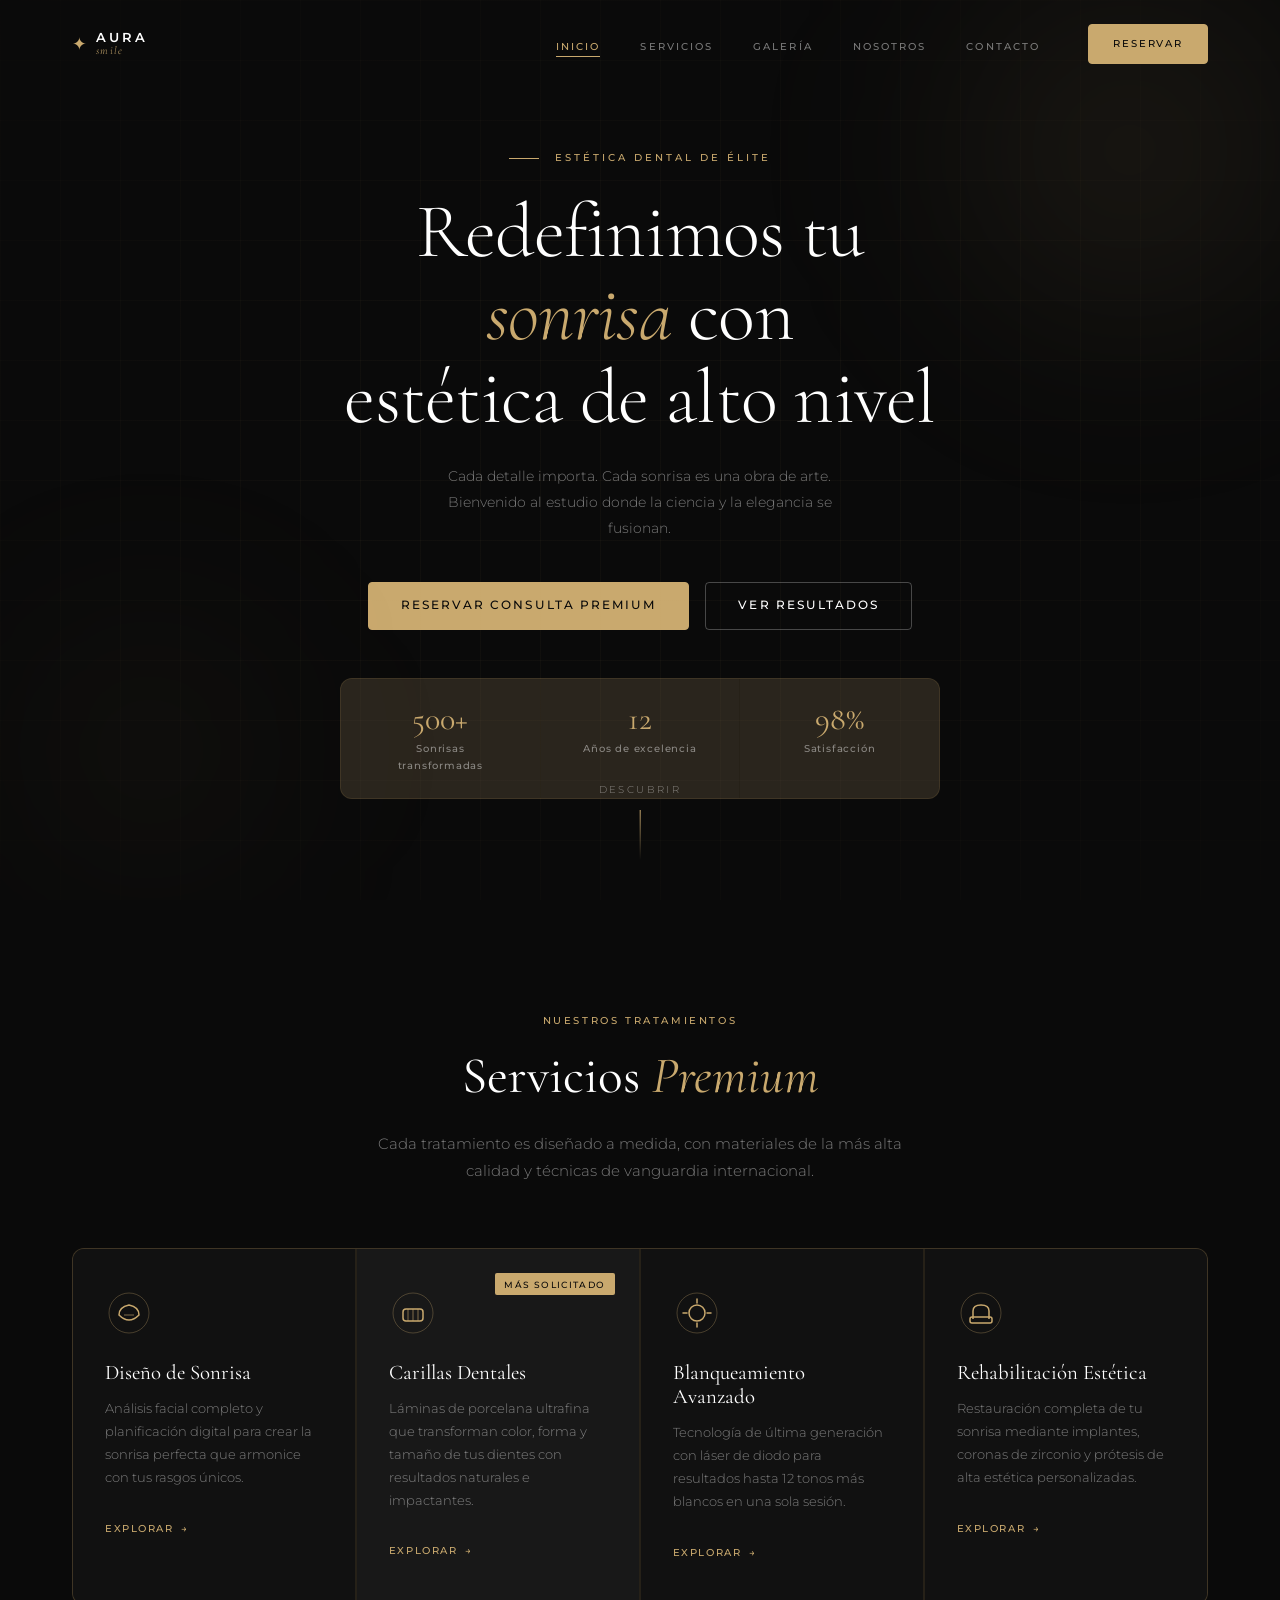
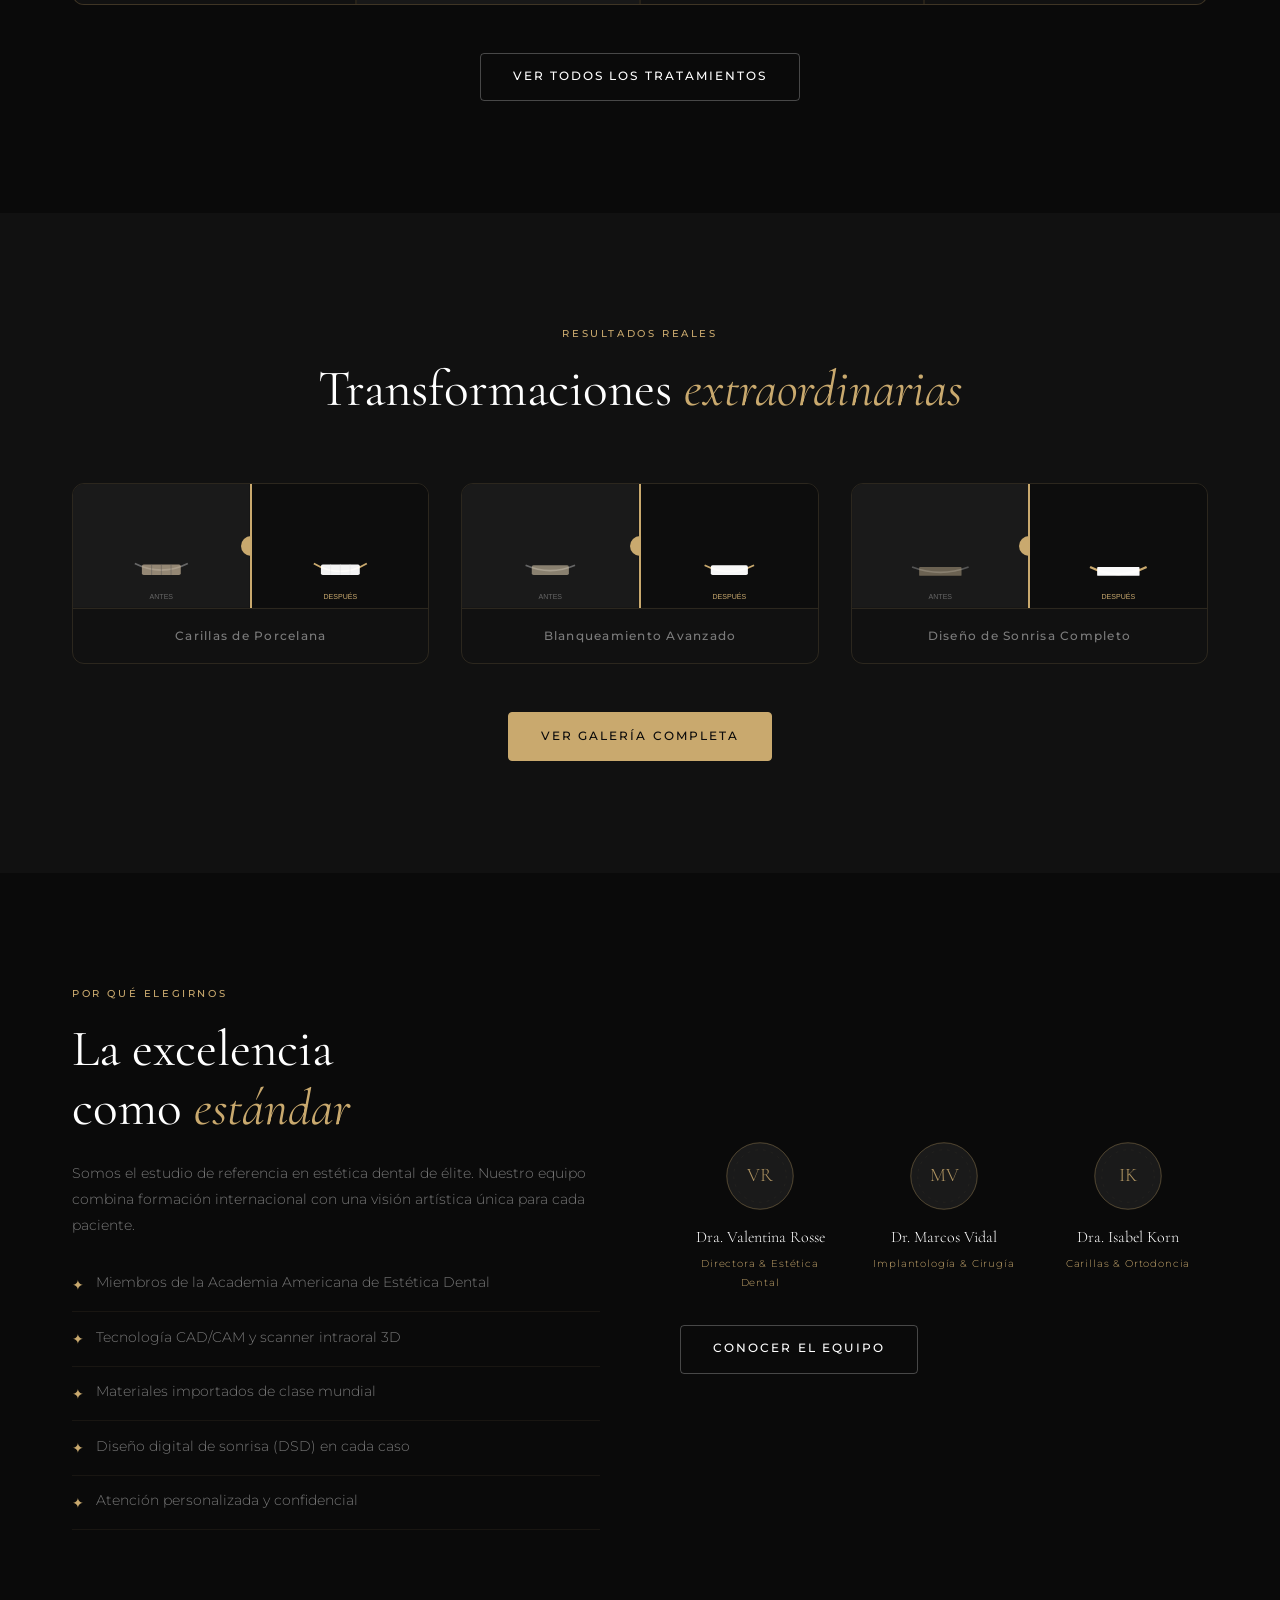
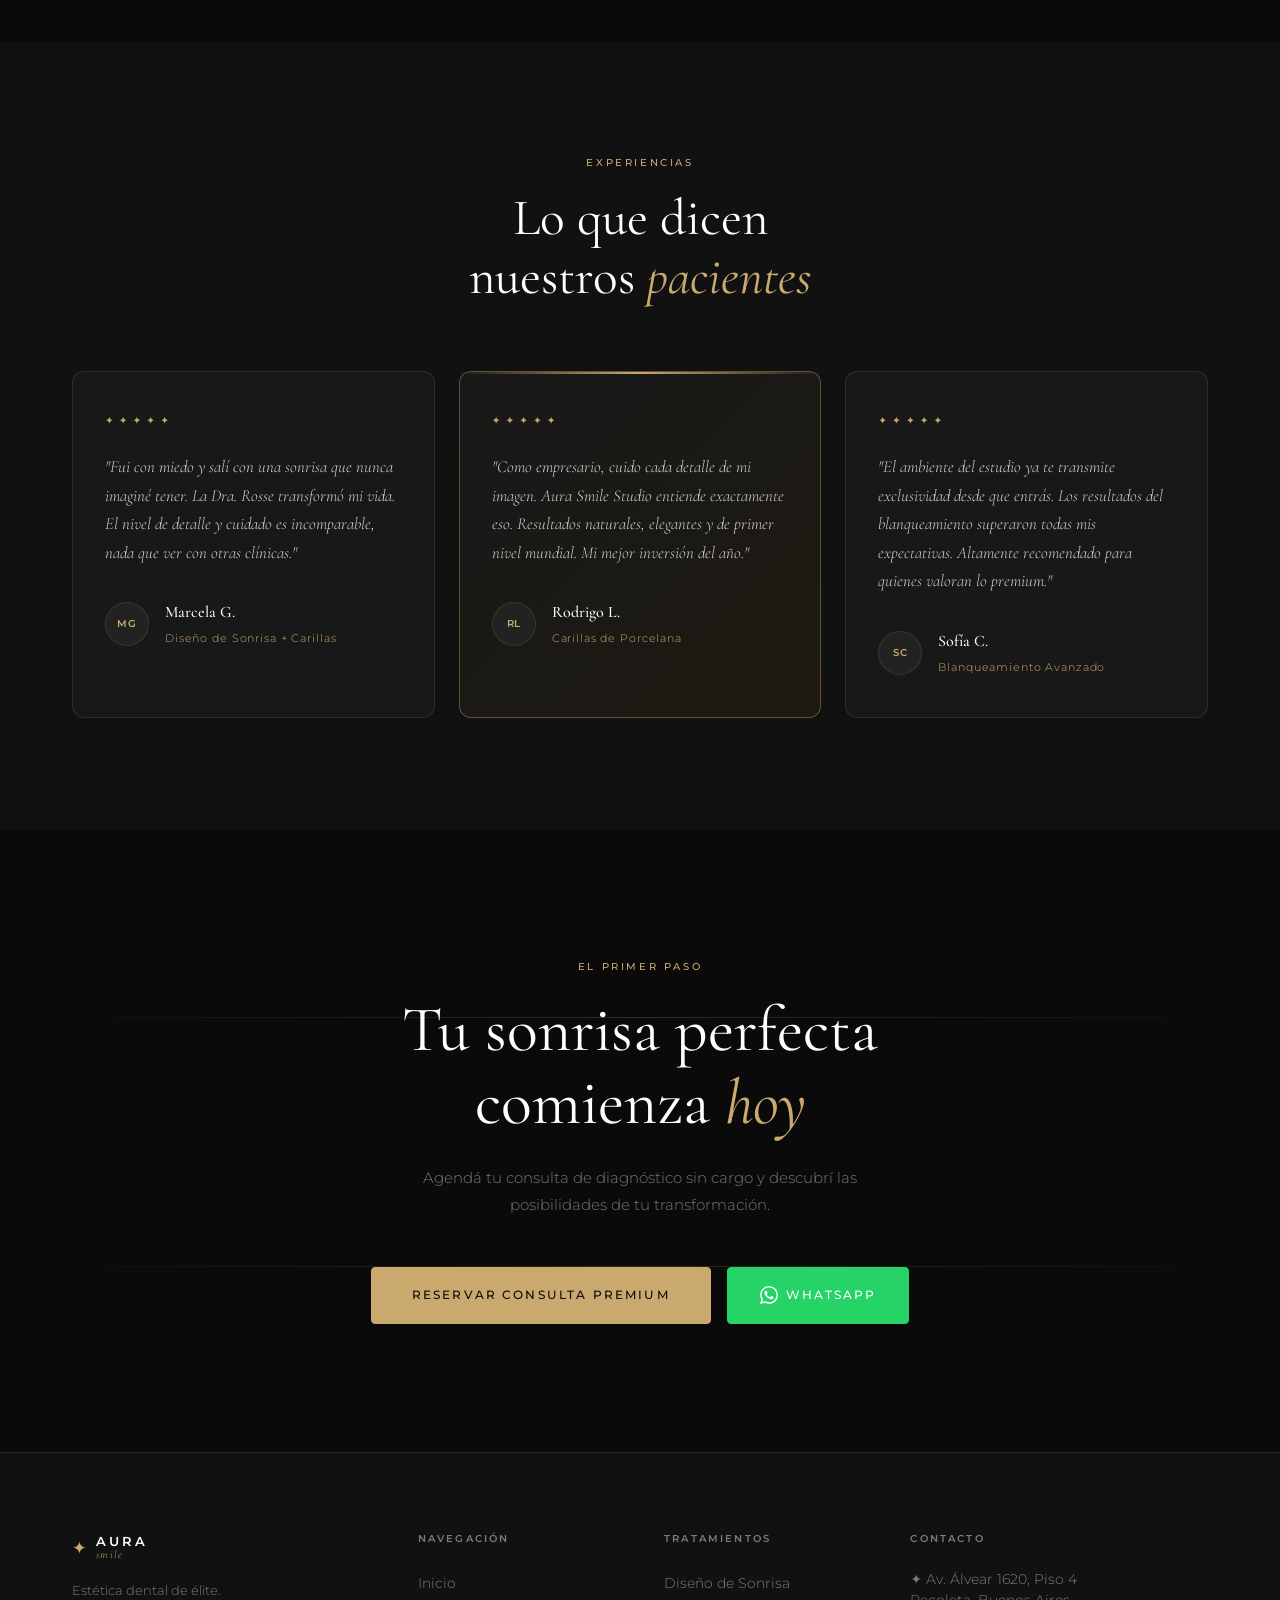
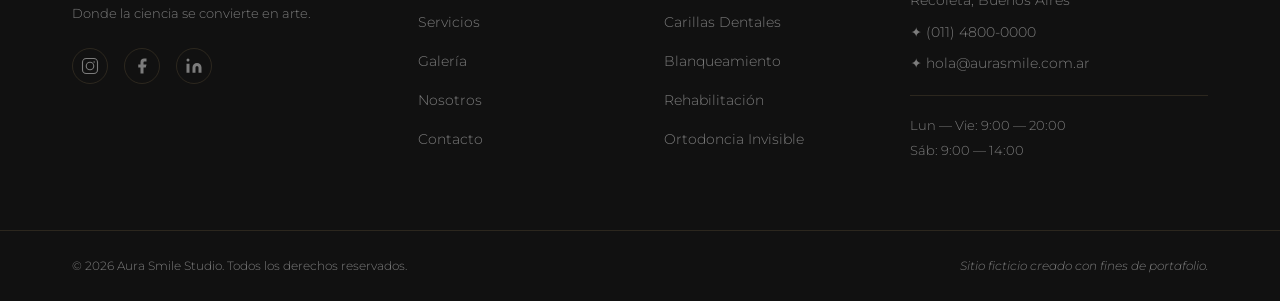
<file: index.html>
<!DOCTYPE html>
<html lang="es">
<head>
  <meta charset="UTF-8" />
  <meta name="viewport" content="width=device-width, initial-scale=1.0" />
  <meta name="description" content="Aura Smile Studio — Clínica dental estética de alto nivel en Buenos Aires. Diseño de sonrisa, carillas, blanqueamiento y rehabilitación estética." />
  <meta name="keywords" content="clínica dental estética, diseño de sonrisa, carillas dentales, blanqueamiento dental, Buenos Aires" />
  <meta name="author" content="Aura Smile Studio" />
  <meta property="og:title" content="Aura Smile Studio — Estética Dental Premium" />
  <meta property="og:description" content="Redefinimos tu sonrisa con estética de alto nivel." />
  <meta property="og:type" content="website" />
  <title>Aura Smile Studio — Estética Dental Premium</title>
  <link rel="icon" href="data:image/svg+xml,<svg xmlns='http://www.w3.org/2000/svg' viewBox='0 0 100 100'><text y='.9em' font-size='90'>✦</text></svg>" />
  <link rel="preconnect" href="https://fonts.googleapis.com" />
  <link rel="preconnect" href="https://fonts.gstatic.com" crossorigin />
  <link href="https://fonts.googleapis.com/css2?family=Cormorant+Garamond:ital,wght@0,300;0,400;0,500;0,600;1,300;1,400&family=Montserrat:wght@300;400;500;600&display=swap" rel="stylesheet" />
  <link rel="stylesheet" href="css/style.css" />
</head>
<body>

  <!-- Skip link accesibilidad -->
  <a href="#main" class="skip-link">Saltar al contenido principal</a>

  <!-- ===== HEADER ===== -->
  <header class="site-header" role="banner">
    <div class="container header-inner">
      <a href="index.html" class="brand" aria-label="Aura Smile Studio - Inicio">
        <span class="brand-symbol">✦</span>
        <span class="brand-text">AURA<em>smile</em></span>
      </a>
      <nav class="main-nav" role="navigation" aria-label="Navegación principal">
        <ul>
          <li><a href="index.html" class="active">Inicio</a></li>
          <li><a href="services.html">Servicios</a></li>
          <li><a href="gallery.html">Galería</a></li>
          <li><a href="about.html">Nosotros</a></li>
          <li><a href="contact.html">Contacto</a></li>
        </ul>
      </nav>
      <a href="contact.html" class="btn btn-gold header-cta">Reservar</a>
      <button class="nav-toggle" id="navToggle" aria-label="Abrir menú" aria-expanded="false" aria-controls="mainNav">
        <span></span><span></span><span></span>
      </button>
    </div>
  </header>

  <main id="main">

    <!-- ===== HERO ===== -->
    <section class="hero" aria-label="Hero principal">
      <div class="hero-bg">
        <div class="hero-orb hero-orb--1"></div>
        <div class="hero-orb hero-orb--2"></div>
        <div class="hero-grid"></div>
      </div>
      <div class="container hero-content">
        <div class="hero-text animate-up">
          <p class="hero-eyebrow">Estética Dental de Élite</p>
          <h1 class="hero-title">Redefinimos tu<br /><em>sonrisa</em> con<br />estética de alto nivel</h1>
          <p class="hero-sub">Cada detalle importa. Cada sonrisa es una obra de arte.<br />Bienvenido al estudio donde la ciencia y la elegancia se fusionan.</p>
          <div class="hero-actions">
            <a href="contact.html" class="btn btn-gold">Reservar Consulta Premium</a>
            <a href="gallery.html" class="btn btn-outline">Ver Resultados</a>
          </div>
        </div>
        <div class="hero-stats-standalone animate-fade">
          <div class="stat"><span class="stat-num">500+</span><span class="stat-label">Sonrisas transformadas</span></div>
          <div class="stat"><span class="stat-num">12</span><span class="stat-label">Años de excelencia</span></div>
          <div class="stat"><span class="stat-num">98%</span><span class="stat-label">Satisfacción</span></div>
        </div>
        <div class="hero-visual-old animate-fade" style="display:none">
          <div class="hero-card">
            <svg viewBox="0 0 320 380" xmlns="http://www.w3.org/2000/svg" aria-hidden="true">
              <defs>
                <radialGradient id="heroGlow" cx="50%" cy="50%" r="50%">
                  <stop offset="0%" stop-color="#c9a96e" stop-opacity="0.18"/>
                  <stop offset="100%" stop-color="#c9a96e" stop-opacity="0"/>
                </radialGradient>
                <linearGradient id="goldLine" x1="0%" y1="0%" x2="100%" y2="0%">
                  <stop offset="0%" stop-color="#c9a96e" stop-opacity="0"/>
                  <stop offset="50%" stop-color="#f0d080" stop-opacity="0.9"/>
                  <stop offset="100%" stop-color="#c9a96e" stop-opacity="0"/>
                </linearGradient>
                <linearGradient id="goldLineV" x1="0%" y1="0%" x2="0%" y2="100%">
                  <stop offset="0%" stop-color="#c9a96e" stop-opacity="0"/>
                  <stop offset="50%" stop-color="#c9a96e" stop-opacity="0.6"/>
                  <stop offset="100%" stop-color="#c9a96e" stop-opacity="0"/>
                </linearGradient>
              </defs>

              <!-- Glow central -->
              <ellipse cx="160" cy="190" rx="140" ry="160" fill="url(#heroGlow)"/>

              <!-- Outer rings -->
              <circle cx="160" cy="190" r="130" fill="none" stroke="#c9a96e" stroke-width="0.5" stroke-opacity="0.2" stroke-dasharray="4 8"/>
              <circle cx="160" cy="190" r="105" fill="none" stroke="#c9a96e" stroke-width="0.3" stroke-opacity="0.15"/>
              <circle cx="160" cy="190" r="78" fill="none" stroke="#c9a96e" stroke-width="0.5" stroke-opacity="0.25"/>

              <!-- Cross lines -->
              <line x1="160" y1="60" x2="160" y2="320" stroke="url(#goldLineV)" stroke-width="0.5"/>
              <line x1="30" y1="190" x2="290" y2="190" stroke="url(#goldLine)" stroke-width="0.5"/>

              <!-- Diamond center -->
              <polygon points="160,140 195,190 160,240 125,190"
                fill="none" stroke="#c9a96e" stroke-width="1" stroke-opacity="0.6"/>
              <polygon points="160,155 182,190 160,225 138,190"
                fill="rgba(201,169,110,0.05)" stroke="#c9a96e" stroke-width="0.5" stroke-opacity="0.4"/>

              <!-- Teeth arc — elegante, no cara -->
              <path d="M127 190 Q160 210 193 190" fill="none" stroke="#c9a96e" stroke-width="1.5" stroke-opacity="0.5" stroke-linecap="round"/>
              <rect x="136" y="191" width="48" height="13" rx="2" fill="white" fill-opacity="0.85"/>
              <line x1="148" y1="191" x2="148" y2="204" stroke="#c9a96e" stroke-width="0.5" stroke-opacity="0.35"/>
              <line x1="160" y1="191" x2="160" y2="204" stroke="#c9a96e" stroke-width="0.5" stroke-opacity="0.35"/>
              <line x1="172" y1="191" x2="172" y2="204" stroke="#c9a96e" stroke-width="0.5" stroke-opacity="0.35"/>

              <!-- Corner marks -->
              <path d="M55 85 L55 65 L75 65" fill="none" stroke="#c9a96e" stroke-width="1" stroke-opacity="0.5"/>
              <path d="M265 85 L265 65 L245 65" fill="none" stroke="#c9a96e" stroke-width="1" stroke-opacity="0.5"/>
              <path d="M55 295 L55 315 L75 315" fill="none" stroke="#c9a96e" stroke-width="1" stroke-opacity="0.5"/>
              <path d="M265 295 L265 315 L245 315" fill="none" stroke="#c9a96e" stroke-width="1" stroke-opacity="0.5"/>

              <!-- Dot accents -->
              <circle cx="160" cy="130" r="3" fill="#c9a96e" fill-opacity="0.7"/>
              <circle cx="160" cy="250" r="2" fill="#c9a96e" fill-opacity="0.4"/>
              <circle cx="100" cy="190" r="2" fill="#c9a96e" fill-opacity="0.4"/>
              <circle cx="220" cy="190" r="2" fill="#c9a96e" fill-opacity="0.4"/>
              <circle cx="60" cy="100" r="1.5" fill="#c9a96e" fill-opacity="0.3"/>
              <circle cx="260" cy="280" r="1.5" fill="#c9a96e" fill-opacity="0.3"/>

              <!-- Label -->
              <text x="160" y="348" text-anchor="middle" font-family="Montserrat, sans-serif" font-size="8" fill="#c9a96e" fill-opacity="0.45" letter-spacing="5">PREMIUM AESTHETICS</text>
            </svg>
          </div>
          <div class="hero-stats">
            <div class="stat"><span class="stat-num">500+</span><span class="stat-label">Sonrisas transformadas</span></div>
            <div class="stat"><span class="stat-num">12</span><span class="stat-label">Años de excelencia</span></div>
            <div class="stat"><span class="stat-num">98%</span><span class="stat-label">Satisfacción</span></div>
          </div>
        </div>
      </div>
      <div class="hero-scroll-hint" aria-hidden="true">
        <span>Descubrir</span>
        <div class="scroll-line"></div>
      </div>
    </section>

    <!-- ===== SERVICIOS PREMIUM ===== -->
    <section class="section services-section" id="servicios" aria-labelledby="services-title">
      <div class="container">
        <div class="section-header animate-up">
          <p class="section-eyebrow">Nuestros Tratamientos</p>
          <h2 id="services-title" class="section-title">Servicios <em>Premium</em></h2>
          <p class="section-sub">Cada tratamiento es diseñado a medida, con materiales de la más alta calidad y técnicas de vanguardia internacional.</p>
        </div>
        <div class="services-grid">
          <article class="service-card animate-up" style="--delay:0.1s">
            <div class="service-card__icon" aria-hidden="true">
              <svg viewBox="0 0 48 48" fill="none" xmlns="http://www.w3.org/2000/svg">
                <circle cx="24" cy="24" r="20" stroke="#c9a96e" stroke-width="1" stroke-opacity="0.3"/>
                <path d="M14 26 Q24 36 34 26 Q34 18 24 16 Q14 18 14 26Z" stroke="#c9a96e" stroke-width="1.5" fill="none"/>
                <path d="M19 26 L29 26" stroke="#c9a96e" stroke-width="1" stroke-opacity="0.6"/>
              </svg>
            </div>
            <h3 class="service-card__title">Diseño de Sonrisa</h3>
            <p class="service-card__desc">Análisis facial completo y planificación digital para crear la sonrisa perfecta que armonice con tus rasgos únicos.</p>
            <a href="services.html#diseno" class="service-card__link">Explorar <span>→</span></a>
          </article>
          <article class="service-card service-card--featured animate-up" style="--delay:0.2s">
            <div class="service-card__badge">Más solicitado</div>
            <div class="service-card__icon" aria-hidden="true">
              <svg viewBox="0 0 48 48" fill="none" xmlns="http://www.w3.org/2000/svg">
                <circle cx="24" cy="24" r="20" stroke="#c9a96e" stroke-width="1" stroke-opacity="0.3"/>
                <rect x="14" y="20" width="20" height="12" rx="3" stroke="#c9a96e" stroke-width="1.5" fill="none"/>
                <line x1="19" y1="20" x2="19" y2="32" stroke="#c9a96e" stroke-width="1" stroke-opacity="0.6"/>
                <line x1="24" y1="20" x2="24" y2="32" stroke="#c9a96e" stroke-width="1" stroke-opacity="0.6"/>
                <line x1="29" y1="20" x2="29" y2="32" stroke="#c9a96e" stroke-width="1" stroke-opacity="0.6"/>
              </svg>
            </div>
            <h3 class="service-card__title">Carillas Dentales</h3>
            <p class="service-card__desc">Láminas de porcelana ultrafina que transforman color, forma y tamaño de tus dientes con resultados naturales e impactantes.</p>
            <a href="services.html#carillas" class="service-card__link">Explorar <span>→</span></a>
          </article>
          <article class="service-card animate-up" style="--delay:0.3s">
            <div class="service-card__icon" aria-hidden="true">
              <svg viewBox="0 0 48 48" fill="none" xmlns="http://www.w3.org/2000/svg">
                <circle cx="24" cy="24" r="20" stroke="#c9a96e" stroke-width="1" stroke-opacity="0.3"/>
                <circle cx="24" cy="24" r="8" stroke="#c9a96e" stroke-width="1.5" fill="none"/>
                <line x1="24" y1="10" x2="24" y2="14" stroke="#c9a96e" stroke-width="1.5" stroke-linecap="round"/>
                <line x1="24" y1="34" x2="24" y2="38" stroke="#c9a96e" stroke-width="1.5" stroke-linecap="round"/>
                <line x1="10" y1="24" x2="14" y2="24" stroke="#c9a96e" stroke-width="1.5" stroke-linecap="round"/>
                <line x1="34" y1="24" x2="38" y2="24" stroke="#c9a96e" stroke-width="1.5" stroke-linecap="round"/>
              </svg>
            </div>
            <h3 class="service-card__title">Blanqueamiento Avanzado</h3>
            <p class="service-card__desc">Tecnología de última generación con láser de diodo para resultados hasta 12 tonos más blancos en una sola sesión.</p>
            <a href="services.html#blanqueamiento" class="service-card__link">Explorar <span>→</span></a>
          </article>
          <article class="service-card animate-up" style="--delay:0.4s">
            <div class="service-card__icon" aria-hidden="true">
              <svg viewBox="0 0 48 48" fill="none" xmlns="http://www.w3.org/2000/svg">
                <circle cx="24" cy="24" r="20" stroke="#c9a96e" stroke-width="1" stroke-opacity="0.3"/>
                <path d="M16 30 L16 22 Q16 16 24 16 Q32 16 32 22 L32 30" stroke="#c9a96e" stroke-width="1.5" fill="none"/>
                <rect x="13" y="28" width="22" height="6" rx="2" stroke="#c9a96e" stroke-width="1.5" fill="none"/>
              </svg>
            </div>
            <h3 class="service-card__title">Rehabilitación Estética</h3>
            <p class="service-card__desc">Restauración completa de tu sonrisa mediante implantes, coronas de zirconio y prótesis de alta estética personalizadas.</p>
            <a href="services.html#rehabilitacion" class="service-card__link">Explorar <span>→</span></a>
          </article>
        </div>
        <div class="services-cta animate-up">
          <a href="services.html" class="btn btn-outline">Ver todos los tratamientos</a>
        </div>
      </div>
    </section>

    <!-- ===== GALERÍA PREVIEW ===== -->
    <section class="section gallery-preview" aria-labelledby="gallery-title">
      <div class="container">
        <div class="section-header animate-up">
          <p class="section-eyebrow">Resultados Reales</p>
          <h2 id="gallery-title" class="section-title">Transformaciones <em>extraordinarias</em></h2>
        </div>
        <div class="before-after-grid">
          <div class="ba-card animate-up" style="--delay:0.1s">
            <div class="ba-panels">
              <div class="ba-panel ba-before">
                <svg viewBox="0 0 200 140" xmlns="http://www.w3.org/2000/svg" aria-hidden="true">
                  <rect width="200" height="140" fill="#1a1a1a"/>
                  <path d="M70 90 Q100 105 130 90" fill="none" stroke="#666" stroke-width="2"/>
                  <rect x="78" y="91" width="44" height="12" rx="2" fill="#c8b59a" fill-opacity="0.7"/>
                  <line x1="89" y1="91" x2="89" y2="103" stroke="#555" stroke-width="0.5"/>
                  <line x1="100" y1="91" x2="100" y2="103" stroke="#555" stroke-width="0.5"/>
                  <line x1="111" y1="91" x2="111" y2="103" stroke="#555" stroke-width="0.5"/>
                  <text x="100" y="130" text-anchor="middle" font-size="8" fill="#666" font-family="sans-serif">ANTES</text>
                </svg>
              </div>
              <div class="ba-divider" aria-hidden="true"><span>↔</span></div>
              <div class="ba-panel ba-after">
                <svg viewBox="0 0 200 140" xmlns="http://www.w3.org/2000/svg" aria-hidden="true">
                  <rect width="200" height="140" fill="#0d0d0d"/>
                  <path d="M70 90 Q100 108 130 90" fill="none" stroke="#c9a96e" stroke-width="2"/>
                  <rect x="78" y="91" width="44" height="12" rx="2" fill="white" fill-opacity="0.95"/>
                  <line x1="89" y1="91" x2="89" y2="103" stroke="#e0e0e0" stroke-width="0.5"/>
                  <line x1="100" y1="91" x2="100" y2="103" stroke="#e0e0e0" stroke-width="0.5"/>
                  <line x1="111" y1="91" x2="111" y2="103" stroke="#e0e0e0" stroke-width="0.5"/>
                  <text x="100" y="130" text-anchor="middle" font-size="8" fill="#c9a96e" font-family="sans-serif">DESPUÉS</text>
                </svg>
              </div>
            </div>
            <p class="ba-label">Carillas de Porcelana</p>
          </div>
          <div class="ba-card animate-up" style="--delay:0.2s">
            <div class="ba-panels">
              <div class="ba-panel ba-before">
                <svg viewBox="0 0 200 140" xmlns="http://www.w3.org/2000/svg" aria-hidden="true">
                  <rect width="200" height="140" fill="#1a1a1a"/>
                  <path d="M72 92 Q100 104 128 92" fill="none" stroke="#666" stroke-width="2"/>
                  <rect x="79" y="92" width="42" height="11" rx="2" fill="#d4c5a9" fill-opacity="0.6"/>
                  <text x="100" y="130" text-anchor="middle" font-size="8" fill="#666" font-family="sans-serif">ANTES</text>
                </svg>
              </div>
              <div class="ba-divider" aria-hidden="true"><span>↔</span></div>
              <div class="ba-panel ba-after">
                <svg viewBox="0 0 200 140" xmlns="http://www.w3.org/2000/svg" aria-hidden="true">
                  <rect width="200" height="140" fill="#0d0d0d"/>
                  <path d="M72 92 Q100 106 128 92" fill="none" stroke="#c9a96e" stroke-width="2"/>
                  <rect x="79" y="92" width="42" height="11" rx="2" fill="white" fill-opacity="0.97"/>
                  <text x="100" y="130" text-anchor="middle" font-size="8" fill="#c9a96e" font-family="sans-serif">DESPUÉS</text>
                </svg>
              </div>
            </div>
            <p class="ba-label">Blanqueamiento Avanzado</p>
          </div>
          <div class="ba-card animate-up" style="--delay:0.3s">
            <div class="ba-panels">
              <div class="ba-panel ba-before">
                <svg viewBox="0 0 200 140" xmlns="http://www.w3.org/2000/svg" aria-hidden="true">
                  <rect width="200" height="140" fill="#1a1a1a"/>
                  <path d="M68 94 Q100 106 132 94" fill="none" stroke="#555" stroke-width="2"/>
                  <rect x="76" y="94" width="48" height="10" rx="1" fill="#bba98a" fill-opacity="0.5"/>
                  <text x="100" y="130" text-anchor="middle" font-size="8" fill="#666" font-family="sans-serif">ANTES</text>
                </svg>
              </div>
              <div class="ba-divider" aria-hidden="true"><span>↔</span></div>
              <div class="ba-panel ba-after">
                <svg viewBox="0 0 200 140" xmlns="http://www.w3.org/2000/svg" aria-hidden="true">
                  <rect width="200" height="140" fill="#0d0d0d"/>
                  <path d="M68 94 Q100 110 132 94" fill="none" stroke="#c9a96e" stroke-width="2.5"/>
                  <rect x="76" y="94" width="48" height="10" rx="1" fill="white" fill-opacity="0.98"/>
                  <text x="100" y="130" text-anchor="middle" font-size="8" fill="#c9a96e" font-family="sans-serif">DESPUÉS</text>
                </svg>
              </div>
            </div>
            <p class="ba-label">Diseño de Sonrisa Completo</p>
          </div>
        </div>
        <div class="animate-up" style="text-align:center;margin-top:3rem">
          <a href="gallery.html" class="btn btn-gold">Ver galería completa</a>
        </div>
      </div>
    </section>

    <!-- ===== AUTORIDAD ===== -->
    <section class="section authority-section" aria-labelledby="authority-title">
      <div class="container authority-grid">
        <div class="authority-text animate-up">
          <p class="section-eyebrow">Por qué elegirnos</p>
          <h2 id="authority-title" class="section-title">La excelencia<br />como <em>estándar</em></h2>
          <p class="authority-desc">Somos el estudio de referencia en estética dental de élite. Nuestro equipo combina formación internacional con una visión artística única para cada paciente.</p>
          <ul class="authority-list">
            <li><span class="auth-icon" aria-hidden="true">✦</span> Miembros de la Academia Americana de Estética Dental</li>
            <li><span class="auth-icon" aria-hidden="true">✦</span> Tecnología CAD/CAM y scanner intraoral 3D</li>
            <li><span class="auth-icon" aria-hidden="true">✦</span> Materiales importados de clase mundial</li>
            <li><span class="auth-icon" aria-hidden="true">✦</span> Diseño digital de sonrisa (DSD) en cada caso</li>
            <li><span class="auth-icon" aria-hidden="true">✦</span> Atención personalizada y confidencial</li>
          </ul>
        </div>
        <div class="authority-team animate-fade">
          <div class="team-preview-grid">
            <div class="team-prev-card">
              <div class="team-prev-avatar">
                <svg viewBox="0 0 80 80" xmlns="http://www.w3.org/2000/svg" aria-hidden="true">
                  <circle cx="40" cy="40" r="38" fill="#1a1a1a" stroke="#c9a96e" stroke-width="0.8" stroke-opacity="0.5"/>
                  <circle cx="40" cy="40" r="30" fill="none" stroke="#c9a96e" stroke-width="0.3" stroke-opacity="0.2" stroke-dasharray="3 6"/>
                  <text x="40" y="46" text-anchor="middle" font-family="Cormorant Garamond, serif" font-size="22" font-weight="300" fill="#c9a96e" fill-opacity="0.85">VR</text>
                </svg>
              </div>
              <p class="team-prev-name">Dra. Valentina Rosse</p>
              <p class="team-prev-role">Directora & Estética Dental</p>
            </div>
            <div class="team-prev-card">
              <div class="team-prev-avatar">
                <svg viewBox="0 0 80 80" xmlns="http://www.w3.org/2000/svg" aria-hidden="true">
                  <circle cx="40" cy="40" r="38" fill="#1a1a1a" stroke="#c9a96e" stroke-width="0.8" stroke-opacity="0.5"/>
                  <circle cx="40" cy="40" r="30" fill="none" stroke="#c9a96e" stroke-width="0.3" stroke-opacity="0.2" stroke-dasharray="3 6"/>
                  <text x="40" y="46" text-anchor="middle" font-family="Cormorant Garamond, serif" font-size="22" font-weight="300" fill="#c9a96e" fill-opacity="0.85">MV</text>
                </svg>
              </div>
              <p class="team-prev-name">Dr. Marcos Vidal</p>
              <p class="team-prev-role">Implantología & Cirugía</p>
            </div>
            <div class="team-prev-card">
              <div class="team-prev-avatar">
                <svg viewBox="0 0 80 80" xmlns="http://www.w3.org/2000/svg" aria-hidden="true">
                  <circle cx="40" cy="40" r="38" fill="#1a1a1a" stroke="#c9a96e" stroke-width="0.8" stroke-opacity="0.5"/>
                  <circle cx="40" cy="40" r="30" fill="none" stroke="#c9a96e" stroke-width="0.3" stroke-opacity="0.2" stroke-dasharray="3 6"/>
                  <text x="40" y="46" text-anchor="middle" font-family="Cormorant Garamond, serif" font-size="22" font-weight="300" fill="#c9a96e" fill-opacity="0.85">IK</text>
                </svg>
              </div>
              <p class="team-prev-name">Dra. Isabel Korn</p>
              <p class="team-prev-role">Carillas & Ortodoncia</p>
            </div>
          </div>
          <a href="about.html" class="btn btn-outline" style="margin-top:2rem">Conocer el equipo</a>
        </div>
      </div>
    </section>

    <!-- ===== TESTIMONIOS ===== -->
    <section class="section testimonials-section" aria-labelledby="testimonials-title">
      <div class="container">
        <div class="section-header animate-up">
          <p class="section-eyebrow">Experiencias</p>
          <h2 id="testimonials-title" class="section-title">Lo que dicen<br />nuestros <em>pacientes</em></h2>
        </div>
        <div class="testimonials-grid">
          <blockquote class="testimonial-card animate-up" style="--delay:0.1s">
            <div class="testimonial-stars" aria-label="5 estrellas">✦ ✦ ✦ ✦ ✦</div>
            <p class="testimonial-text">"Fui con miedo y salí con una sonrisa que nunca imaginé tener. La Dra. Rosse transformó mi vida. El nivel de detalle y cuidado es incomparable, nada que ver con otras clínicas."</p>
            <footer class="testimonial-author">
              <div class="testimonial-avatar" aria-hidden="true">MG</div>
              <div>
                <cite class="testimonial-name">Marcela G.</cite>
                <p class="testimonial-treatment">Diseño de Sonrisa + Carillas</p>
              </div>
            </footer>
          </blockquote>
          <blockquote class="testimonial-card testimonial-card--featured animate-up" style="--delay:0.2s">
            <div class="testimonial-stars" aria-label="5 estrellas">✦ ✦ ✦ ✦ ✦</div>
            <p class="testimonial-text">"Como empresario, cuido cada detalle de mi imagen. Aura Smile Studio entiende exactamente eso. Resultados naturales, elegantes y de primer nivel mundial. Mi mejor inversión del año."</p>
            <footer class="testimonial-author">
              <div class="testimonial-avatar" aria-hidden="true">RL</div>
              <div>
                <cite class="testimonial-name">Rodrigo L.</cite>
                <p class="testimonial-treatment">Carillas de Porcelana</p>
              </div>
            </footer>
          </blockquote>
          <blockquote class="testimonial-card animate-up" style="--delay:0.3s">
            <div class="testimonial-stars" aria-label="5 estrellas">✦ ✦ ✦ ✦ ✦</div>
            <p class="testimonial-text">"El ambiente del estudio ya te transmite exclusividad desde que entrás. Los resultados del blanqueamiento superaron todas mis expectativas. Altamente recomendado para quienes valoran lo premium."</p>
            <footer class="testimonial-author">
              <div class="testimonial-avatar" aria-hidden="true">SC</div>
              <div>
                <cite class="testimonial-name">Sofía C.</cite>
                <p class="testimonial-treatment">Blanqueamiento Avanzado</p>
              </div>
            </footer>
          </blockquote>
        </div>
      </div>
    </section>

    <!-- ===== CTA FINAL ===== -->
    <section class="section cta-section" aria-labelledby="cta-title">
      <div class="cta-bg" aria-hidden="true">
        <div class="cta-line cta-line--1"></div>
        <div class="cta-line cta-line--2"></div>
      </div>
      <div class="container cta-content animate-up">
        <p class="section-eyebrow">El primer paso</p>
        <h2 id="cta-title" class="cta-title">Tu sonrisa perfecta<br />comienza <em>hoy</em></h2>
        <p class="cta-sub">Agendá tu consulta de diagnóstico sin cargo y descubrí las posibilidades de tu transformación.</p>
        <div class="cta-actions">
          <a href="contact.html" class="btn btn-gold btn-lg">Reservar Consulta Premium</a>
          <a href="https://wa.me/5491100000000" class="btn btn-whatsapp" target="_blank" rel="noopener noreferrer">
            <svg viewBox="0 0 24 24" fill="currentColor" width="18" height="18" aria-hidden="true"><path d="M17.472 14.382c-.297-.149-1.758-.867-2.03-.967-.273-.099-.471-.148-.67.15-.197.297-.767.966-.94 1.164-.173.199-.347.223-.644.075-.297-.15-1.255-.463-2.39-1.475-.883-.788-1.48-1.761-1.653-2.059-.173-.297-.018-.458.13-.606.134-.133.298-.347.446-.52.149-.174.198-.298.298-.497.099-.198.05-.371-.025-.52-.075-.149-.669-1.612-.916-2.207-.242-.579-.487-.5-.669-.51-.173-.008-.371-.01-.57-.01-.198 0-.52.074-.792.372-.272.297-1.04 1.016-1.04 2.479 0 1.462 1.065 2.875 1.213 3.074.149.198 2.096 3.2 5.077 4.487.709.306 1.262.489 1.694.625.712.227 1.36.195 1.871.118.571-.085 1.758-.719 2.006-1.413.248-.694.248-1.289.173-1.413-.074-.124-.272-.198-.57-.347m-5.421 7.403h-.004a9.87 9.87 0 01-5.031-1.378l-.361-.214-3.741.982.998-3.648-.235-.374a9.86 9.86 0 01-1.51-5.26c.001-5.45 4.436-9.884 9.888-9.884 2.64 0 5.122 1.03 6.988 2.898a9.825 9.825 0 012.893 6.994c-.003 5.45-4.437 9.884-9.885 9.884m8.413-18.297A11.815 11.815 0 0012.05 0C5.495 0 .16 5.335.157 11.892c0 2.096.547 4.142 1.588 5.945L.057 24l6.305-1.654a11.882 11.882 0 005.683 1.448h.005c6.554 0 11.89-5.335 11.893-11.893a11.821 11.821 0 00-3.48-8.413Z"/></svg>
            WhatsApp
          </a>
        </div>
      </div>
    </section>

  </main>

  <!-- ===== FOOTER ===== -->
  <footer class="site-footer" role="contentinfo">
    <div class="container footer-grid">
      <div class="footer-brand">
        <a href="index.html" class="brand" aria-label="Aura Smile Studio">
          <span class="brand-symbol">✦</span>
          <span class="brand-text">AURA<em>smile</em></span>
        </a>
        <p class="footer-tagline">Estética dental de élite.<br />Donde la ciencia se convierte en arte.</p>
        <div class="footer-social">
          <a href="#" aria-label="Instagram" rel="noopener">
            <svg viewBox="0 0 24 24" fill="none" stroke="currentColor" stroke-width="1.5" width="18" height="18"><rect x="2" y="2" width="20" height="20" rx="5"/><circle cx="12" cy="12" r="5"/><circle cx="17.5" cy="6.5" r="1" fill="currentColor" stroke="none"/></svg>
          </a>
          <a href="#" aria-label="Facebook" rel="noopener">
            <svg viewBox="0 0 24 24" fill="currentColor" width="18" height="18"><path d="M18 2h-3a5 5 0 00-5 5v3H7v4h3v8h4v-8h3l1-4h-4V7a1 1 0 011-1h3z"/></svg>
          </a>
          <a href="#" aria-label="LinkedIn" rel="noopener">
            <svg viewBox="0 0 24 24" fill="currentColor" width="18" height="18"><path d="M16 8a6 6 0 016 6v7h-4v-7a2 2 0 00-2-2 2 2 0 00-2 2v7h-4v-7a6 6 0 016-6zM2 9h4v12H2z"/><circle cx="4" cy="4" r="2"/></svg>
          </a>
        </div>
      </div>
      <nav class="footer-nav" aria-label="Navegación footer">
        <h3 class="footer-nav-title">Navegación</h3>
        <ul>
          <li><a href="index.html">Inicio</a></li>
          <li><a href="services.html">Servicios</a></li>
          <li><a href="gallery.html">Galería</a></li>
          <li><a href="about.html">Nosotros</a></li>
          <li><a href="contact.html">Contacto</a></li>
        </ul>
      </nav>
      <div class="footer-services">
        <h3 class="footer-nav-title">Tratamientos</h3>
        <ul>
          <li><a href="services.html#diseno">Diseño de Sonrisa</a></li>
          <li><a href="services.html#carillas">Carillas Dentales</a></li>
          <li><a href="services.html#blanqueamiento">Blanqueamiento</a></li>
          <li><a href="services.html#rehabilitacion">Rehabilitación</a></li>
          <li><a href="services.html#ortodoncia">Ortodoncia Invisible</a></li>
        </ul>
      </div>
      <div class="footer-contact">
        <h3 class="footer-nav-title">Contacto</h3>
        <address>
          <p>✦ Av. Álvear 1620, Piso 4<br />Recoleta, Buenos Aires</p>
          <p>✦ <a href="tel:+541148000000">(011) 4800-0000</a></p>
          <p>✦ <a href="mailto:hola@aurasmile.com.ar">hola@aurasmile.com.ar</a></p>
        </address>
        <div class="footer-hours">
          <p>Lun — Vie: 9:00 — 20:00</p>
          <p>Sáb: 9:00 — 14:00</p>
        </div>
      </div>
    </div>
    <div class="footer-bottom">
      <div class="container footer-bottom-inner">
        <p>&copy; <span id="currentYear"></span> Aura Smile Studio. Todos los derechos reservados.</p>
        <p class="footer-legal">Sitio ficticio creado con fines de portafolio.</p>
      </div>
    </div>
  </footer>

  <script src="js/script.js"></script>
</body>
</html>
</file>
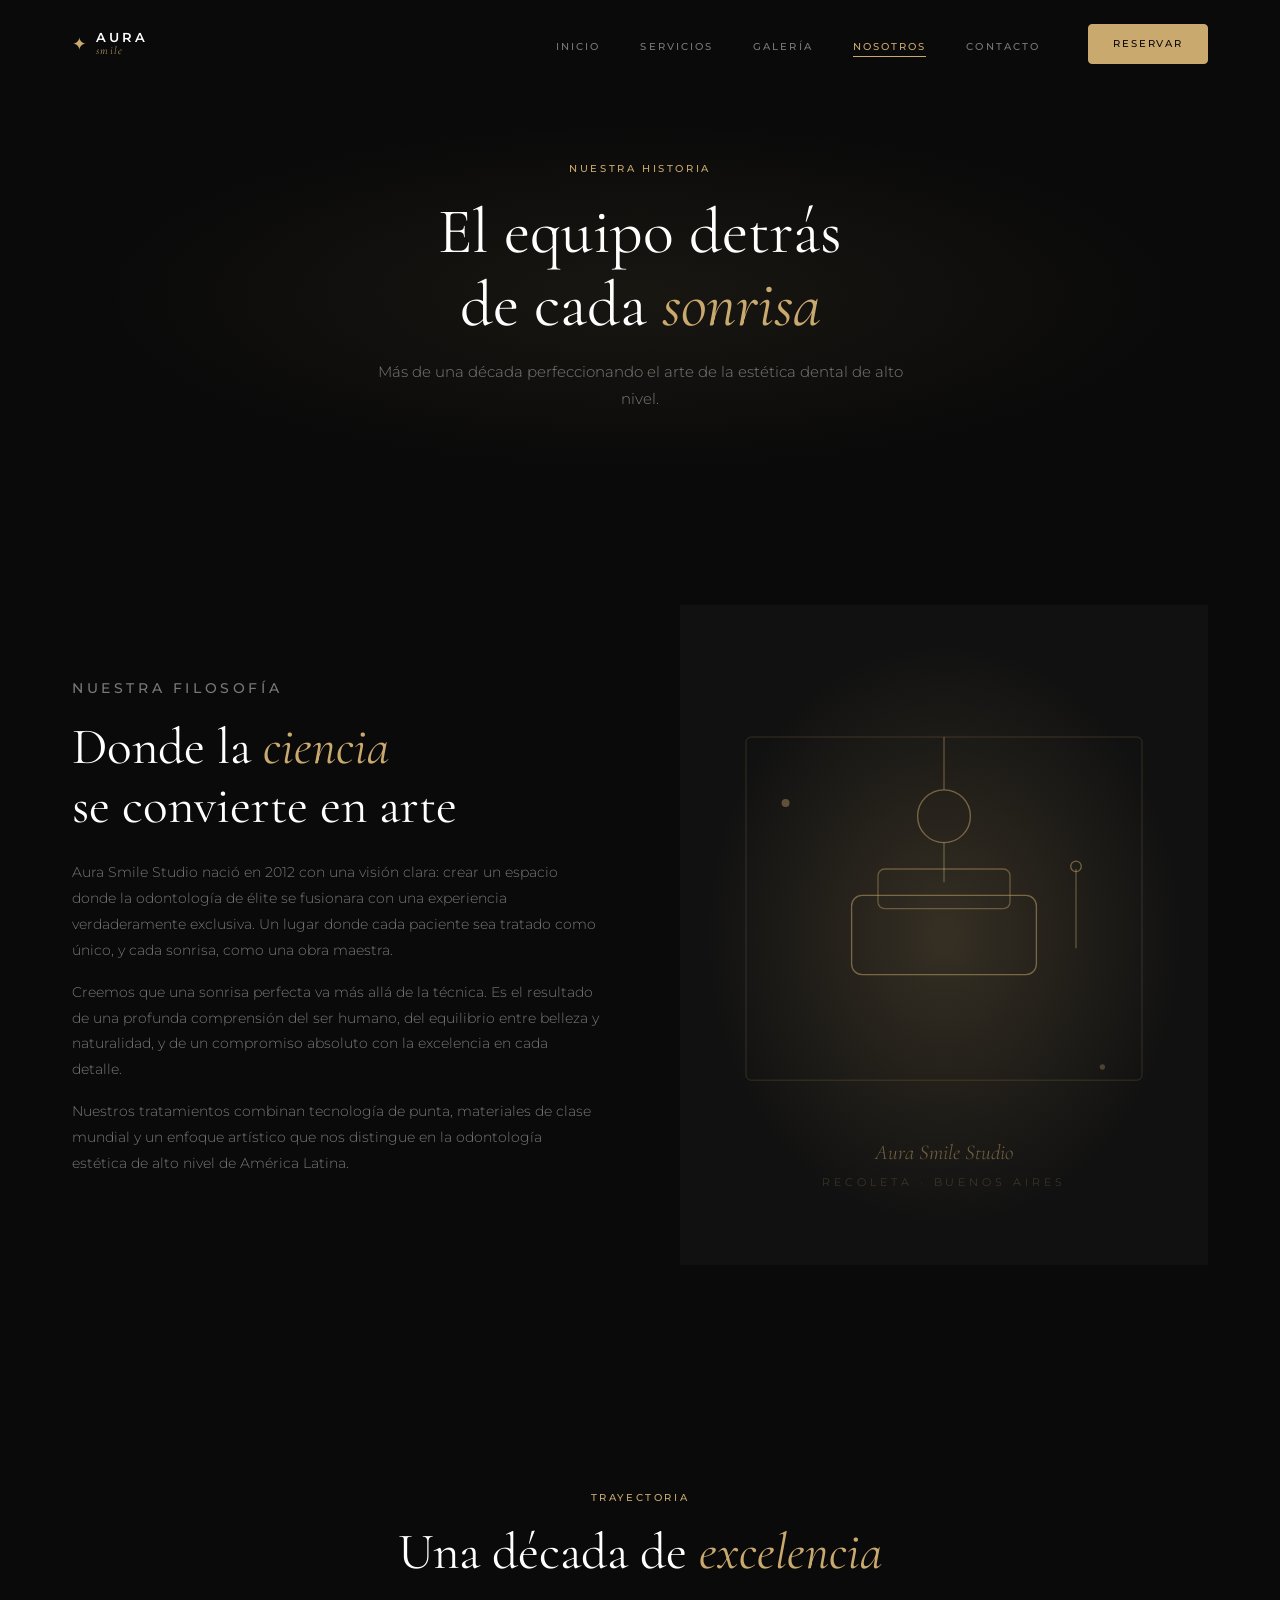
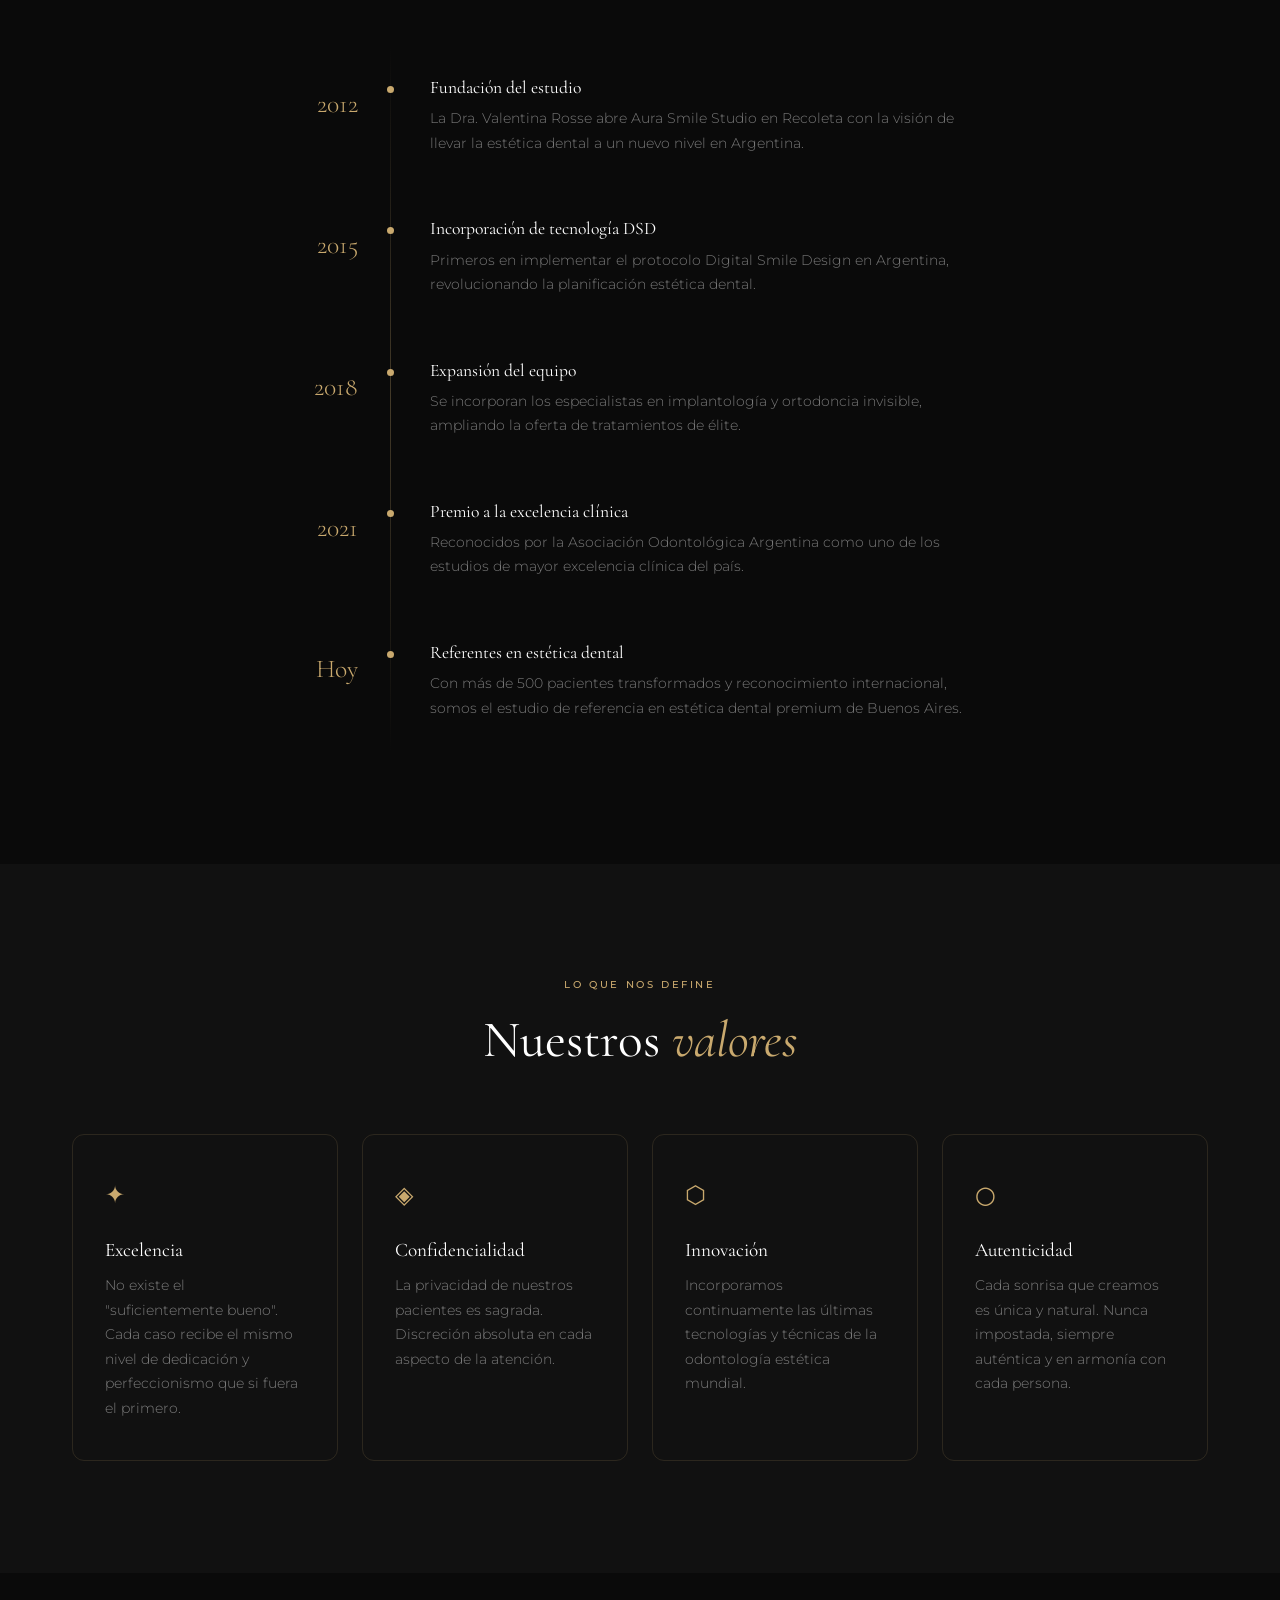
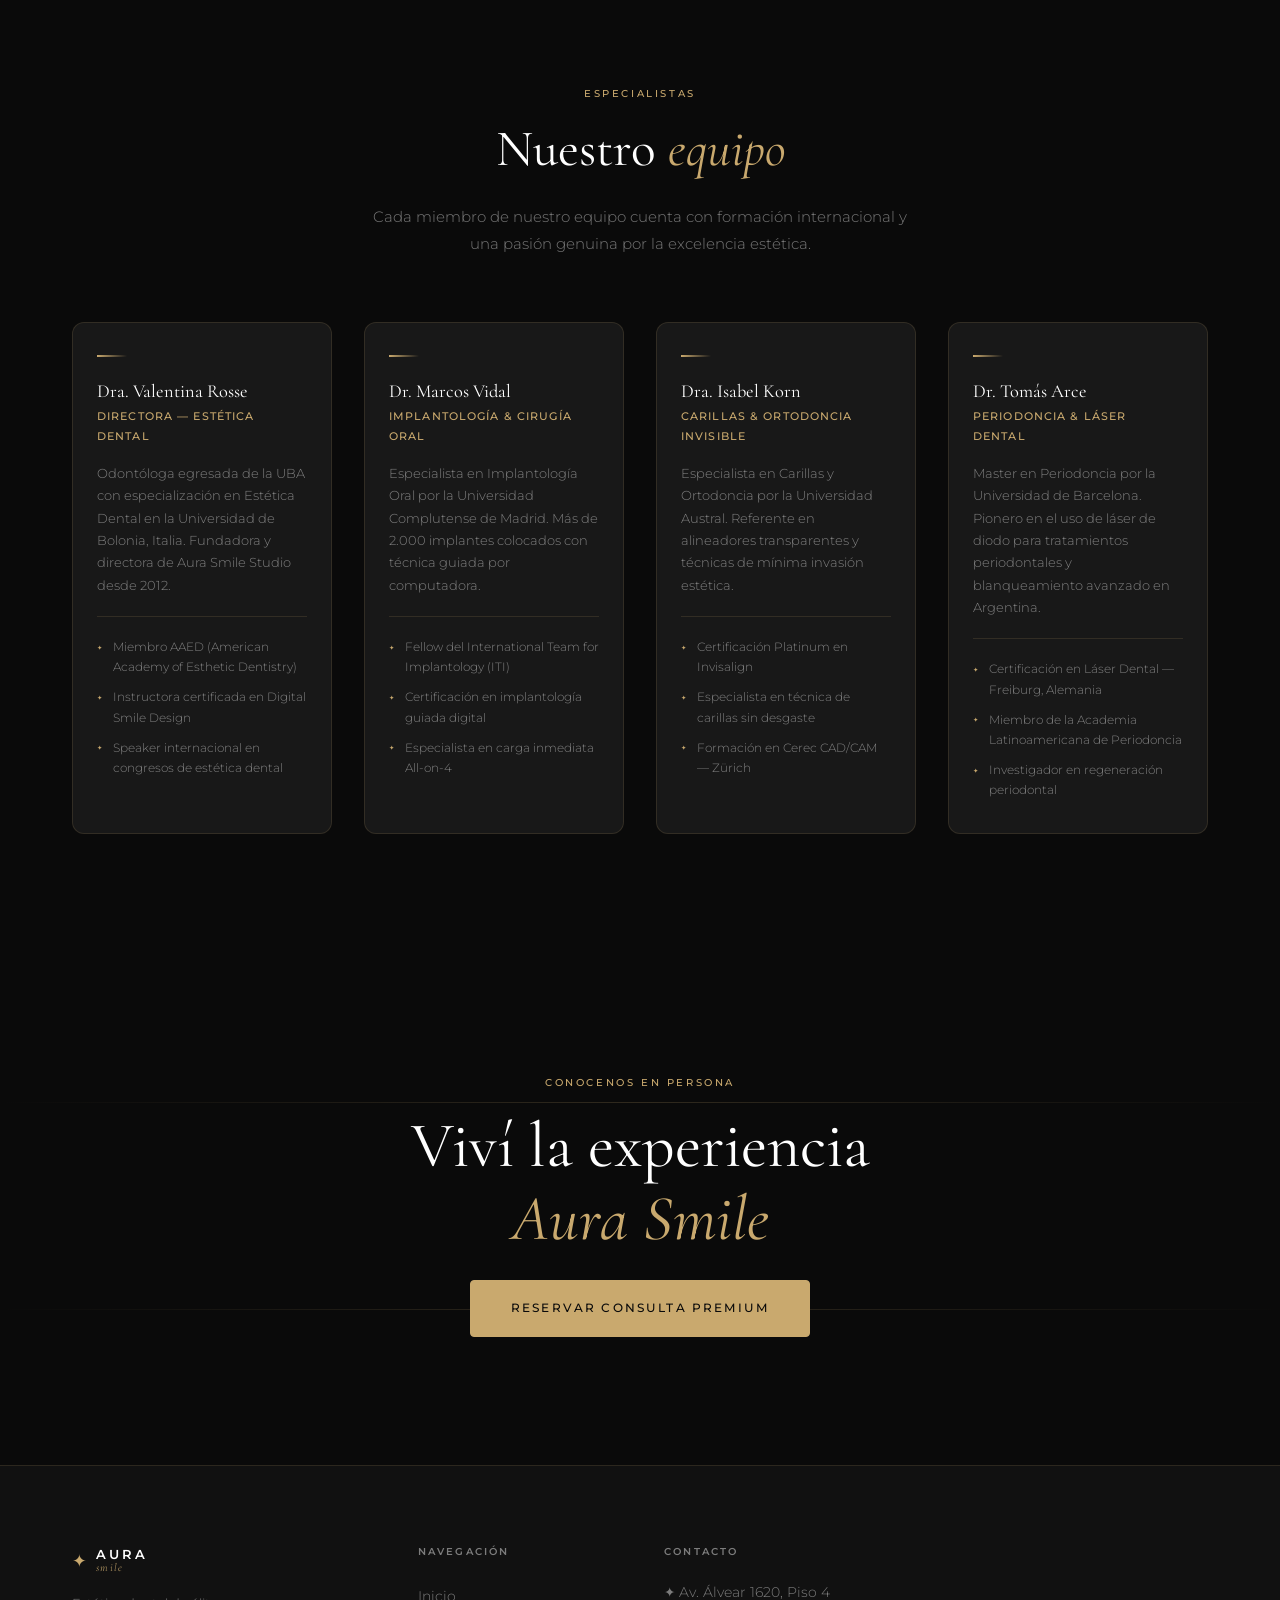
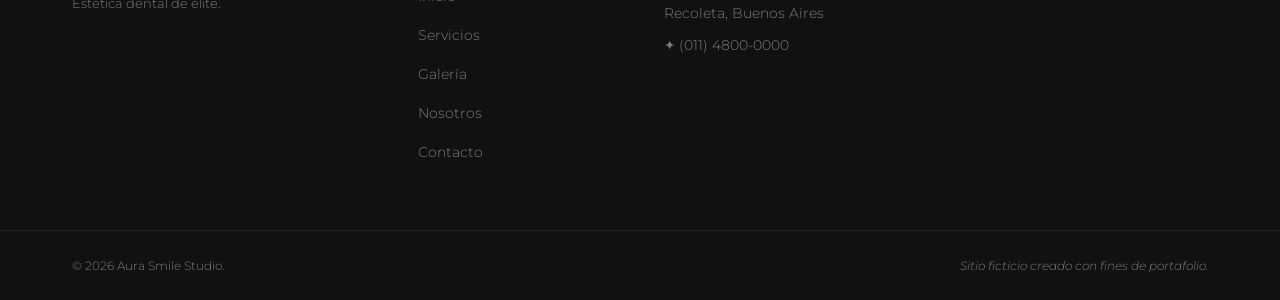
<file: about.html>
<!DOCTYPE html>
<html lang="es">
<head>
  <meta charset="UTF-8" />
  <meta name="viewport" content="width=device-width, initial-scale=1.0" />
  <meta name="description" content="Conocé el equipo de Aura Smile Studio: historia, valores y los profesionales detrás de cada sonrisa perfecta." />
  <title>Nosotros — Aura Smile Studio</title>
  <link rel="icon" href="data:image/svg+xml,<svg xmlns='http://www.w3.org/2000/svg' viewBox='0 0 100 100'><text y='.9em' font-size='90'>✦</text></svg>" />
  <link rel="preconnect" href="https://fonts.googleapis.com" />
  <link rel="preconnect" href="https://fonts.gstatic.com" crossorigin />
  <link href="https://fonts.googleapis.com/css2?family=Cormorant+Garamond:ital,wght@0,300;0,400;0,500;0,600;1,300;1,400&family=Montserrat:wght@300;400;500;600&display=swap" rel="stylesheet" />
  <link rel="stylesheet" href="css/style.css" />
</head>
<body>

  <a href="#main" class="skip-link">Saltar al contenido principal</a>

  <header class="site-header" role="banner">
    <div class="container header-inner">
      <a href="index.html" class="brand" aria-label="Aura Smile Studio - Inicio">
        <span class="brand-symbol">✦</span>
        <span class="brand-text">AURA<em>smile</em></span>
      </a>
      <nav class="main-nav" role="navigation" aria-label="Navegación principal">
        <ul>
          <li><a href="index.html">Inicio</a></li>
          <li><a href="services.html">Servicios</a></li>
          <li><a href="gallery.html">Galería</a></li>
          <li><a href="about.html" class="active">Nosotros</a></li>
          <li><a href="contact.html">Contacto</a></li>
        </ul>
      </nav>
      <a href="contact.html" class="btn btn-gold header-cta">Reservar</a>
      <button class="nav-toggle" id="navToggle" aria-label="Abrir menú" aria-expanded="false">
        <span></span><span></span><span></span>
      </button>
    </div>
  </header>

  <main id="main">

    <section class="page-hero">
      <div class="container page-hero-content animate-up">
        <p class="section-eyebrow">Nuestra historia</p>
        <h1 class="page-hero-title">El equipo detrás<br />de cada <em>sonrisa</em></h1>
        <p class="page-hero-sub">Más de una década perfeccionando el arte de la estética dental de alto nivel.</p>
      </div>
    </section>

    <!-- HISTORIA -->
    <section class="section about-story-section">
      <div class="container about-story-grid">
        <div class="about-story-text animate-up">
          <p class="section-eyebrow">Nuestra filosofía</p>
          <h2 class="section-title">Donde la <em>ciencia</em><br />se convierte en arte</h2>
          <p>Aura Smile Studio nació en 2012 con una visión clara: crear un espacio donde la odontología de élite se fusionara con una experiencia verdaderamente exclusiva. Un lugar donde cada paciente sea tratado como único, y cada sonrisa, como una obra maestra.</p>
          <p>Creemos que una sonrisa perfecta va más allá de la técnica. Es el resultado de una profunda comprensión del ser humano, del equilibrio entre belleza y naturalidad, y de un compromiso absoluto con la excelencia en cada detalle.</p>
          <p>Nuestros tratamientos combinan tecnología de punta, materiales de clase mundial y un enfoque artístico que nos distingue en la odontología estética de alto nivel de América Latina.</p>
        </div>
        <div class="about-story-visual animate-fade">
          <svg viewBox="0 0 400 500" xmlns="http://www.w3.org/2000/svg" aria-hidden="true">
            <defs>
              <radialGradient id="aboutGrad" cx="50%" cy="50%" r="50%">
                <stop offset="0%" stop-color="#c9a96e" stop-opacity="0.2"/>
                <stop offset="100%" stop-color="#c9a96e" stop-opacity="0"/>
              </radialGradient>
            </defs>
            <rect width="400" height="500" fill="#111"/>
            <ellipse cx="200" cy="250" rx="180" ry="220" fill="url(#aboutGrad)"/>
            <!-- Studio interior sketch -->
            <rect x="50" y="100" width="300" height="260" rx="4" fill="none" stroke="#c9a96e" stroke-width="0.5" stroke-opacity="0.3"/>
            <!-- Chair -->
            <rect x="130" y="220" width="140" height="60" rx="8" fill="none" stroke="#c9a96e" stroke-width="1" stroke-opacity="0.5"/>
            <rect x="150" y="200" width="100" height="30" rx="5" fill="none" stroke="#c9a96e" stroke-width="1" stroke-opacity="0.4"/>
            <!-- Lamp -->
            <circle cx="200" cy="160" r="20" fill="none" stroke="#c9a96e" stroke-width="1" stroke-opacity="0.5"/>
            <line x1="200" y1="100" x2="200" y2="140" stroke="#c9a96e" stroke-width="1" stroke-opacity="0.4"/>
            <!-- Light rays -->
            <line x1="200" y1="180" x2="200" y2="210" stroke="#f0e0a0" stroke-width="1" stroke-opacity="0.3"/>
            <!-- Tools -->
            <line x1="300" y1="200" x2="300" y2="260" stroke="#c9a96e" stroke-width="1" stroke-opacity="0.4"/>
            <circle cx="300" cy="198" r="4" fill="none" stroke="#c9a96e" stroke-width="1" stroke-opacity="0.5"/>
            <!-- Decorative circles -->
            <circle cx="80" cy="150" r="3" fill="#c9a96e" fill-opacity="0.4"/>
            <circle cx="320" cy="350" r="2" fill="#c9a96e" fill-opacity="0.3"/>
            <text x="200" y="420" text-anchor="middle" font-family="Cormorant Garamond, serif" font-style="italic" font-size="16" fill="#c9a96e" fill-opacity="0.5">Aura Smile Studio</text>
            <text x="200" y="440" text-anchor="middle" font-family="Montserrat, sans-serif" font-size="8" fill="#c9a96e" fill-opacity="0.3" letter-spacing="3">RECOLETA · BUENOS AIRES</text>
          </svg>
        </div>
      </div>
    </section>

    <!-- TIMELINE -->
    <section class="section timeline-section">
      <div class="container">
        <div class="section-header animate-up">
          <p class="section-eyebrow">Trayectoria</p>
          <h2 class="section-title">Una década de <em>excelencia</em></h2>
        </div>
        <div class="timeline">
          <div class="timeline-item animate-up" style="--delay:0.1s">
            <div class="timeline-year">2012</div>
            <div class="timeline-content">
              <h3>Fundación del estudio</h3>
              <p>La Dra. Valentina Rosse abre Aura Smile Studio en Recoleta con la visión de llevar la estética dental a un nuevo nivel en Argentina.</p>
            </div>
          </div>
          <div class="timeline-item animate-up" style="--delay:0.2s">
            <div class="timeline-year">2015</div>
            <div class="timeline-content">
              <h3>Incorporación de tecnología DSD</h3>
              <p>Primeros en implementar el protocolo Digital Smile Design en Argentina, revolucionando la planificación estética dental.</p>
            </div>
          </div>
          <div class="timeline-item animate-up" style="--delay:0.3s">
            <div class="timeline-year">2018</div>
            <div class="timeline-content">
              <h3>Expansión del equipo</h3>
              <p>Se incorporan los especialistas en implantología y ortodoncia invisible, ampliando la oferta de tratamientos de élite.</p>
            </div>
          </div>
          <div class="timeline-item animate-up" style="--delay:0.4s">
            <div class="timeline-year">2021</div>
            <div class="timeline-content">
              <h3>Premio a la excelencia clínica</h3>
              <p>Reconocidos por la Asociación Odontológica Argentina como uno de los estudios de mayor excelencia clínica del país.</p>
            </div>
          </div>
          <div class="timeline-item animate-up" style="--delay:0.5s">
            <div class="timeline-year">Hoy</div>
            <div class="timeline-content">
              <h3>Referentes en estética dental</h3>
              <p>Con más de 500 pacientes transformados y reconocimiento internacional, somos el estudio de referencia en estética dental premium de Buenos Aires.</p>
            </div>
          </div>
        </div>
      </div>
    </section>

    <!-- VALORES -->
    <section class="section values-section">
      <div class="container">
        <div class="section-header animate-up">
          <p class="section-eyebrow">Lo que nos define</p>
          <h2 class="section-title">Nuestros <em>valores</em></h2>
        </div>
        <div class="values-grid">
          <div class="value-card animate-up" style="--delay:0.1s">
            <div class="value-card__icon" aria-hidden="true">✦</div>
            <h3>Excelencia</h3>
            <p>No existe el "suficientemente bueno". Cada caso recibe el mismo nivel de dedicación y perfeccionismo que si fuera el primero.</p>
          </div>
          <div class="value-card animate-up" style="--delay:0.2s">
            <div class="value-card__icon" aria-hidden="true">◈</div>
            <h3>Confidencialidad</h3>
            <p>La privacidad de nuestros pacientes es sagrada. Discreción absoluta en cada aspecto de la atención.</p>
          </div>
          <div class="value-card animate-up" style="--delay:0.3s">
            <div class="value-card__icon" aria-hidden="true">⬡</div>
            <h3>Innovación</h3>
            <p>Incorporamos continuamente las últimas tecnologías y técnicas de la odontología estética mundial.</p>
          </div>
          <div class="value-card animate-up" style="--delay:0.4s">
            <div class="value-card__icon" aria-hidden="true">○</div>
            <h3>Autenticidad</h3>
            <p>Cada sonrisa que creamos es única y natural. Nunca impostada, siempre auténtica y en armonía con cada persona.</p>
          </div>
        </div>
      </div>
    </section>

    <!-- EQUIPO -->
    <section class="section team-section">
      <div class="container">
        <div class="section-header animate-up">
          <p class="section-eyebrow">Especialistas</p>
          <h2 class="section-title">Nuestro <em>equipo</em></h2>
          <p class="section-sub">Cada miembro de nuestro equipo cuenta con formación internacional y una pasión genuina por la excelencia estética.</p>
        </div>
        <div class="team-grid">
          <article class="team-card animate-up" style="--delay:0.1s">
            <div class="team-card__avatar-line" aria-hidden="true"></div>
            <h3 class="team-card__name">Dra. Valentina Rosse</h3>
            <p class="team-card__role">Directora — Estética Dental</p>
            <p class="team-card__bio">Odontóloga egresada de la UBA con especialización en Estética Dental en la Universidad de Bolonia, Italia. Fundadora y directora de Aura Smile Studio desde 2012.</p>
            <ul class="team-card__credentials">
              <li>Miembro AAED (American Academy of Esthetic Dentistry)</li>
              <li>Instructora certificada en Digital Smile Design</li>
              <li>Speaker internacional en congresos de estética dental</li>
            </ul>
          </article>
          <article class="team-card animate-up" style="--delay:0.2s">
            <div class="team-card__avatar-line" aria-hidden="true"></div>
            <h3 class="team-card__name">Dr. Marcos Vidal</h3>
            <p class="team-card__role">Implantología & Cirugía Oral</p>
            <p class="team-card__bio">Especialista en Implantología Oral por la Universidad Complutense de Madrid. Más de 2.000 implantes colocados con técnica guiada por computadora.</p>
            <ul class="team-card__credentials">
              <li>Fellow del International Team for Implantology (ITI)</li>
              <li>Certificación en implantología guiada digital</li>
              <li>Especialista en carga inmediata All-on-4</li>
            </ul>
          </article>
          <article class="team-card animate-up" style="--delay:0.3s">
            <div class="team-card__avatar-line" aria-hidden="true"></div>
            <h3 class="team-card__name">Dra. Isabel Korn</h3>
            <p class="team-card__role">Carillas & Ortodoncia Invisible</p>
            <p class="team-card__bio">Especialista en Carillas y Ortodoncia por la Universidad Austral. Referente en alineadores transparentes y técnicas de mínima invasión estética.</p>
            <ul class="team-card__credentials">
              <li>Certificación Platinum en Invisalign</li>
              <li>Especialista en técnica de carillas sin desgaste</li>
              <li>Formación en Cerec CAD/CAM — Zürich</li>
            </ul>
          </article>
          <article class="team-card animate-up" style="--delay:0.4s">
            <div class="team-card__avatar-line" aria-hidden="true"></div>
            <h3 class="team-card__name">Dr. Tomás Arce</h3>
            <p class="team-card__role">Periodoncia & Láser Dental</p>
            <p class="team-card__bio">Master en Periodoncia por la Universidad de Barcelona. Pionero en el uso de láser de diodo para tratamientos periodontales y blanqueamiento avanzado en Argentina.</p>
            <ul class="team-card__credentials">
              <li>Certificación en Láser Dental — Freiburg, Alemania</li>
              <li>Miembro de la Academia Latinoamericana de Periodoncia</li>
              <li>Investigador en regeneración periodontal</li>
            </ul>
          </article>
        </div>
      </div>
    </section>

    <!-- CTA -->
    <section class="section cta-section">
      <div class="cta-bg" aria-hidden="true"><div class="cta-line cta-line--1"></div><div class="cta-line cta-line--2"></div></div>
      <div class="container cta-content animate-up">
        <p class="section-eyebrow">Conocenos en persona</p>
        <h2 class="cta-title">Viví la experiencia<br /><em>Aura Smile</em></h2>
        <div class="cta-actions">
          <a href="contact.html" class="btn btn-gold btn-lg">Reservar Consulta Premium</a>
        </div>
      </div>
    </section>
  </main>

  <footer class="site-footer" role="contentinfo">
    <div class="container footer-grid">
      <div class="footer-brand">
        <a href="index.html" class="brand"><span class="brand-symbol">✦</span><span class="brand-text">AURA<em>smile</em></span></a>
        <p class="footer-tagline">Estética dental de élite.</p>
      </div>
      <nav class="footer-nav" aria-label="Navegación footer"><h3 class="footer-nav-title">Navegación</h3><ul><li><a href="index.html">Inicio</a></li><li><a href="services.html">Servicios</a></li><li><a href="gallery.html">Galería</a></li><li><a href="about.html">Nosotros</a></li><li><a href="contact.html">Contacto</a></li></ul></nav>
      <div class="footer-contact"><h3 class="footer-nav-title">Contacto</h3><address><p>✦ Av. Álvear 1620, Piso 4<br/>Recoleta, Buenos Aires</p><p>✦ <a href="tel:+541148000000">(011) 4800-0000</a></p></address></div>
    </div>
    <div class="footer-bottom"><div class="container footer-bottom-inner"><p>&copy; <span class="currentYear"></span> Aura Smile Studio.</p><p class="footer-legal">Sitio ficticio creado con fines de portafolio.</p></div></div>
  </footer>

  <script src="js/script.js"></script>
</body>
</html>
</file>
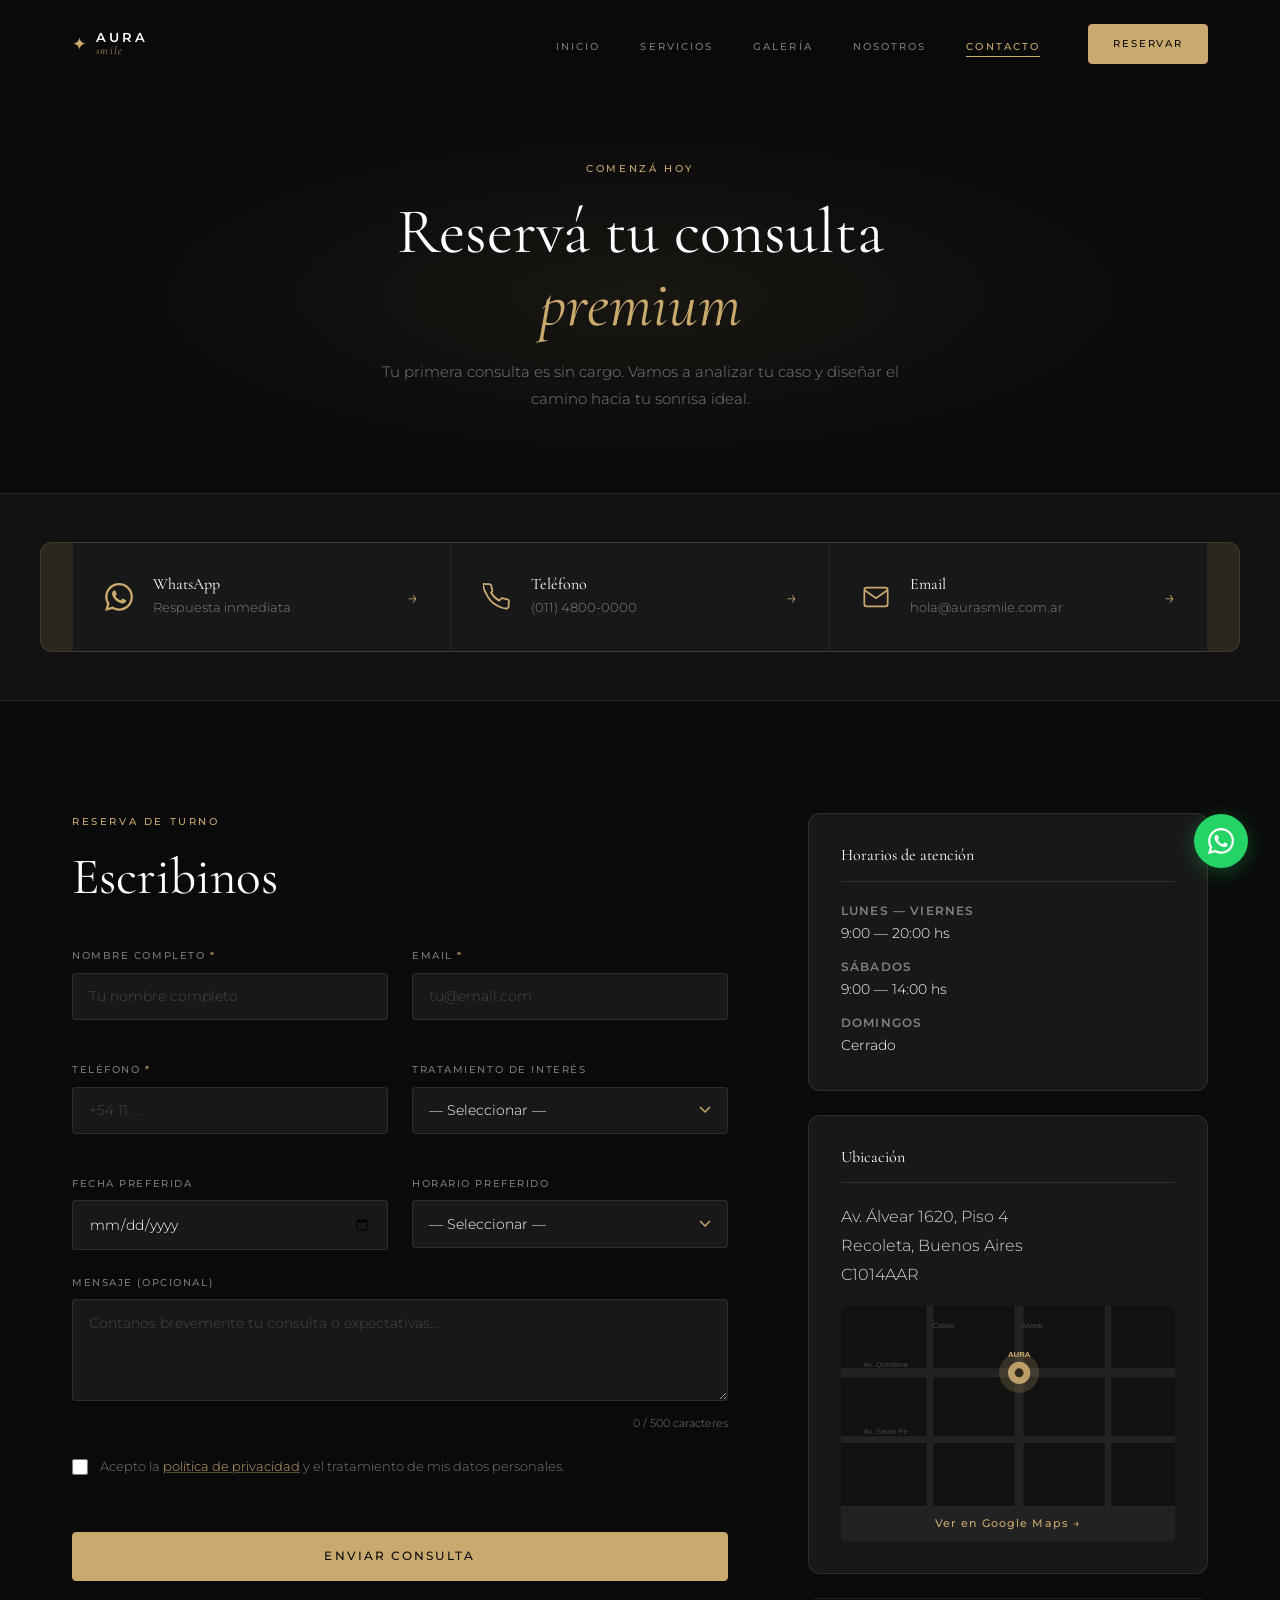
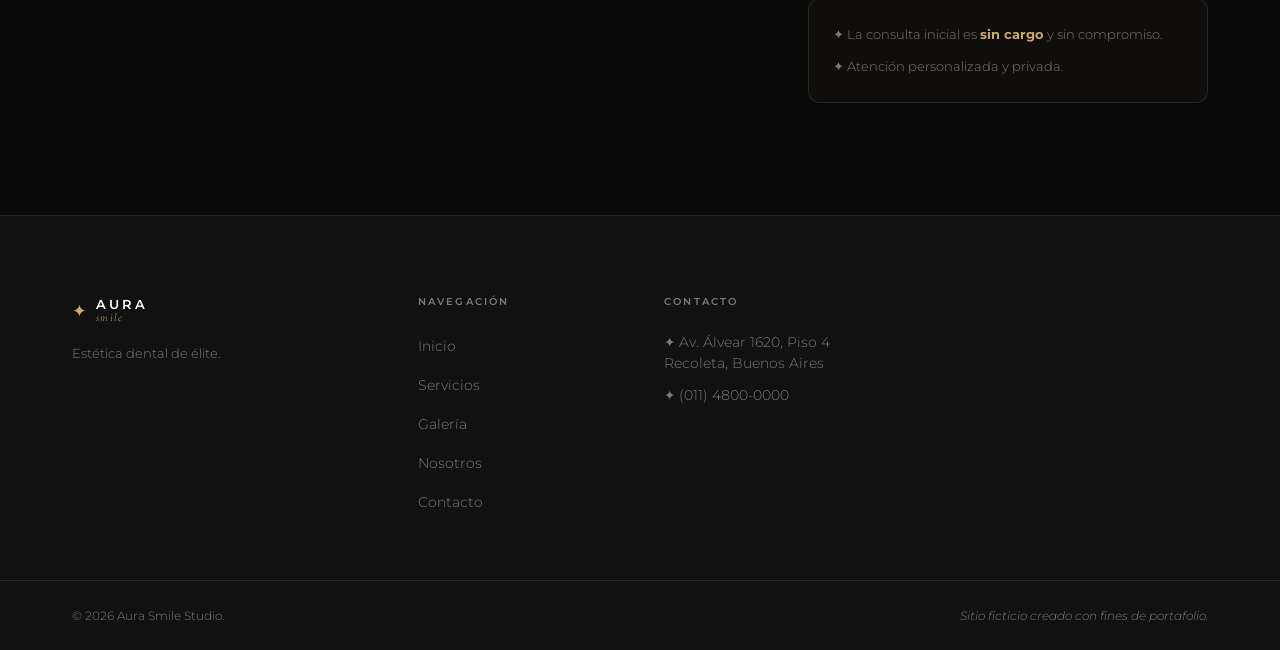
<file: contact.html>
<!DOCTYPE html>
<html lang="es">
<head>
  <meta charset="UTF-8" />
  <meta name="viewport" content="width=device-width, initial-scale=1.0" />
  <meta name="description" content="Contactá a Aura Smile Studio. Reservá tu consulta premium en Recoleta, Buenos Aires." />
  <title>Contacto & Turnos — Aura Smile Studio</title>
  <link rel="icon" href="data:image/svg+xml,<svg xmlns='http://www.w3.org/2000/svg' viewBox='0 0 100 100'><text y='.9em' font-size='90'>✦</text></svg>" />
  <link rel="preconnect" href="https://fonts.googleapis.com" />
  <link rel="preconnect" href="https://fonts.gstatic.com" crossorigin />
  <link href="https://fonts.googleapis.com/css2?family=Cormorant+Garamond:ital,wght@0,300;0,400;0,500;0,600;1,300;1,400&family=Montserrat:wght@300;400;500;600&display=swap" rel="stylesheet" />
  <link rel="stylesheet" href="css/style.css" />
</head>
<body>

  <a href="#main" class="skip-link">Saltar al contenido principal</a>

  <header class="site-header" role="banner">
    <div class="container header-inner">
      <a href="index.html" class="brand" aria-label="Aura Smile Studio - Inicio">
        <span class="brand-symbol">✦</span>
        <span class="brand-text">AURA<em>smile</em></span>
      </a>
      <nav class="main-nav" role="navigation" aria-label="Navegación principal">
        <ul>
          <li><a href="index.html">Inicio</a></li>
          <li><a href="services.html">Servicios</a></li>
          <li><a href="gallery.html">Galería</a></li>
          <li><a href="about.html">Nosotros</a></li>
          <li><a href="contact.html" class="active">Contacto</a></li>
        </ul>
      </nav>
      <a href="contact.html" class="btn btn-gold header-cta">Reservar</a>
      <button class="nav-toggle" id="navToggle" aria-label="Abrir menú" aria-expanded="false">
        <span></span><span></span><span></span>
      </button>
    </div>
  </header>

  <main id="main">

    <section class="page-hero">
      <div class="container page-hero-content animate-up">
        <p class="section-eyebrow">Comenzá hoy</p>
        <h1 class="page-hero-title">Reservá tu consulta<br /><em>premium</em></h1>
        <p class="page-hero-sub">Tu primera consulta es sin cargo. Vamos a analizar tu caso y diseñar el camino hacia tu sonrisa ideal.</p>
      </div>
    </section>

    <!-- QUICK CONTACT -->
    <section class="section contact-quick-section">
      <div class="container contact-quick-grid">
        <a href="https://wa.me/5491100000000" class="contact-quick-card" target="_blank" rel="noopener">
          <div class="cqc-icon" aria-hidden="true">
            <svg viewBox="0 0 24 24" fill="currentColor" width="28" height="28"><path d="M17.472 14.382c-.297-.149-1.758-.867-2.03-.967-.273-.099-.471-.148-.67.15-.197.297-.767.966-.94 1.164-.173.199-.347.223-.644.075-.297-.15-1.255-.463-2.39-1.475-.883-.788-1.48-1.761-1.653-2.059-.173-.297-.018-.458.13-.606.134-.133.298-.347.446-.52.149-.174.198-.298.298-.497.099-.198.05-.371-.025-.52-.075-.149-.669-1.612-.916-2.207-.242-.579-.487-.5-.669-.51-.173-.008-.371-.01-.57-.01-.198 0-.52.074-.792.372-.272.297-1.04 1.016-1.04 2.479 0 1.462 1.065 2.875 1.213 3.074.149.198 2.096 3.2 5.077 4.487.709.306 1.262.489 1.694.625.712.227 1.36.195 1.871.118.571-.085 1.758-.719 2.006-1.413.248-.694.248-1.289.173-1.413-.074-.124-.272-.198-.57-.347m-5.421 7.403h-.004a9.87 9.87 0 01-5.031-1.378l-.361-.214-3.741.982.998-3.648-.235-.374a9.86 9.86 0 01-1.51-5.26c.001-5.45 4.436-9.884 9.888-9.884 2.64 0 5.122 1.03 6.988 2.898a9.825 9.825 0 012.893 6.994c-.003 5.45-4.437 9.884-9.885 9.884m8.413-18.297A11.815 11.815 0 0012.05 0C5.495 0 .16 5.335.157 11.892c0 2.096.547 4.142 1.588 5.945L.057 24l6.305-1.654a11.882 11.882 0 005.683 1.448h.005c6.554 0 11.89-5.335 11.893-11.893a11.821 11.821 0 00-3.48-8.413Z"/></svg>
          </div>
          <div class="cqc-text">
            <h3>WhatsApp</h3>
            <p>Respuesta inmediata</p>
          </div>
          <span class="cqc-arrow" aria-hidden="true">→</span>
        </a>
        <a href="tel:+541148000000" class="contact-quick-card">
          <div class="cqc-icon" aria-hidden="true">
            <svg viewBox="0 0 24 24" fill="none" stroke="currentColor" stroke-width="1.5" width="28" height="28"><path d="M22 16.92v3a2 2 0 01-2.18 2 19.79 19.79 0 01-8.63-3.07A19.5 19.5 0 013.07 9.81a19.79 19.79 0 01-3.07-8.67A2 2 0 012.18 1h3a2 2 0 012 1.72c.127.96.361 1.903.7 2.81a2 2 0 01-.45 2.11L6.91 8.15a16 16 0 006.94 6.94l1.52-1.52a2 2 0 012.11-.45c.907.339 1.85.573 2.81.7A2 2 0 0122 16.92z"/></svg>
          </div>
          <div class="cqc-text">
            <h3>Teléfono</h3>
            <p>(011) 4800-0000</p>
          </div>
          <span class="cqc-arrow" aria-hidden="true">→</span>
        </a>
        <a href="mailto:hola@aurasmile.com.ar" class="contact-quick-card">
          <div class="cqc-icon" aria-hidden="true">
            <svg viewBox="0 0 24 24" fill="none" stroke="currentColor" stroke-width="1.5" width="28" height="28"><path d="M4 4h16c1.1 0 2 .9 2 2v12c0 1.1-.9 2-2 2H4c-1.1 0-2-.9-2-2V6c0-1.1.9-2 2-2z"/><polyline points="22,6 12,13 2,6"/></svg>
          </div>
          <div class="cqc-text">
            <h3>Email</h3>
            <p>hola@aurasmile.com.ar</p>
          </div>
          <span class="cqc-arrow" aria-hidden="true">→</span>
        </a>
      </div>
    </section>

    <!-- FORM + INFO -->
    <section class="section contact-main-section">
      <div class="container contact-main-grid">

        <!-- FORMULARIO -->
        <div class="contact-form-wrap animate-up">
          <div class="contact-form-header">
            <p class="section-eyebrow">Reserva de turno</p>
            <h2 class="section-title">Escribinos</h2>
          </div>

          <div id="formSuccess" class="form-success" style="display:none" role="alert">
            <div class="form-success__icon" aria-hidden="true">✦</div>
            <h3>¡Consulta recibida!</h3>
            <p>Nos pondremos en contacto contigo dentro de las próximas 2 horas hábiles para confirmar tu turno.</p>
          </div>

          <form id="contactForm" novalidate>
            <div class="form-row">
              <div class="form-group">
                <label for="nombre" class="form-label">Nombre completo <span aria-hidden="true">*</span></label>
                <input type="text" id="nombre" name="nombre" class="form-control" autocomplete="name" required aria-required="true" aria-describedby="nombre-error" placeholder="Tu nombre completo" />
                <span class="form-error" id="nombre-error" role="alert"></span>
              </div>
              <div class="form-group">
                <label for="email" class="form-label">Email <span aria-hidden="true">*</span></label>
                <input type="email" id="email" name="email" class="form-control" autocomplete="email" required aria-required="true" aria-describedby="email-error" placeholder="tu@email.com" />
                <span class="form-error" id="email-error" role="alert"></span>
              </div>
            </div>
            <div class="form-row">
              <div class="form-group">
                <label for="telefono" class="form-label">Teléfono <span aria-hidden="true">*</span></label>
                <input type="tel" id="telefono" name="telefono" class="form-control" autocomplete="tel" required aria-required="true" aria-describedby="telefono-error" placeholder="+54 11 ..." />
                <span class="form-error" id="telefono-error" role="alert"></span>
              </div>
              <div class="form-group">
                <label for="servicio" class="form-label">Tratamiento de interés</label>
                <select id="servicio" name="servicio" class="form-control">
                  <option value="">— Seleccionar —</option>
                  <option value="diseno">Diseño de Sonrisa</option>
                  <option value="carillas">Carillas de Porcelana</option>
                  <option value="blanqueamiento">Blanqueamiento Avanzado</option>
                  <option value="rehabilitacion">Rehabilitación Estética</option>
                  <option value="ortodoncia">Ortodoncia Invisible</option>
                  <option value="consulta">Consulta general</option>
                </select>
              </div>
            </div>
            <div class="form-row">
              <div class="form-group">
                <label for="fecha" class="form-label">Fecha preferida</label>
                <input type="date" id="fecha" name="fecha" class="form-control" />
              </div>
              <div class="form-group">
                <label for="horario" class="form-label">Horario preferido</label>
                <select id="horario" name="horario" class="form-control">
                  <option value="">— Seleccionar —</option>
                  <option value="manana">Mañana (9:00 – 12:00)</option>
                  <option value="mediodia">Mediodía (12:00 – 15:00)</option>
                  <option value="tarde">Tarde (15:00 – 20:00)</option>
                </select>
              </div>
            </div>
            <div class="form-group">
              <label for="mensaje" class="form-label">Mensaje (opcional)</label>
              <textarea id="mensaje" name="mensaje" class="form-control" rows="4" maxlength="500" placeholder="Contanos brevemente tu consulta o expectativas..." aria-describedby="mensaje-hint"></textarea>
              <span class="form-hint" id="mensaje-hint">0 / 500 caracteres</span>
            </div>
            <div class="form-group form-group--check">
              <label class="form-check-label">
                <input type="checkbox" id="privacidad" name="privacidad" required aria-required="true" aria-describedby="privacidad-error" />
                <span>Acepto la <a href="#" class="form-link">política de privacidad</a> y el tratamiento de mis datos personales.</span>
              </label>
              <span class="form-error" id="privacidad-error" role="alert"></span>
            </div>
            <button type="submit" class="btn btn-gold btn-submit">
              <span class="btn-text">Enviar consulta</span>
              <span class="spinner" aria-hidden="true" style="display:none">◌</span>
            </button>
          </form>
        </div>

        <!-- INFO -->
        <aside class="contact-info animate-fade">
          <!-- Horarios -->
          <div class="contact-info-card">
            <h3 class="contact-info-title">Horarios de atención</h3>
            <dl class="hours-list">
              <dt>Lunes — Viernes</dt><dd>9:00 — 20:00 hs</dd>
              <dt>Sábados</dt><dd>9:00 — 14:00 hs</dd>
              <dt>Domingos</dt><dd>Cerrado</dd>
            </dl>
          </div>
          <!-- Ubicación -->
          <div class="contact-info-card">
            <h3 class="contact-info-title">Ubicación</h3>
            <address>
              <p>Av. Álvear 1620, Piso 4<br />Recoleta, Buenos Aires<br />C1014AAR</p>
            </address>
            <!-- Mapa SVG placeholder -->
            <div class="map-placeholder" role="img" aria-label="Mapa de ubicación Recoleta Buenos Aires">
              <svg viewBox="0 0 300 180" xmlns="http://www.w3.org/2000/svg" aria-hidden="true">
                <rect width="300" height="180" fill="#111"/>
                <!-- Street grid -->
                <line x1="0" y1="60" x2="300" y2="60" stroke="#222" stroke-width="8"/>
                <line x1="0" y1="120" x2="300" y2="120" stroke="#222" stroke-width="6"/>
                <line x1="80" y1="0" x2="80" y2="180" stroke="#222" stroke-width="6"/>
                <line x1="160" y1="0" x2="160" y2="180" stroke="#222" stroke-width="8"/>
                <line x1="240" y1="0" x2="240" y2="180" stroke="#222" stroke-width="6"/>
                <!-- Street labels -->
                <text x="20" y="55" font-size="7" fill="#444" font-family="sans-serif">Av. Quintana</text>
                <text x="20" y="115" font-size="7" fill="#444" font-family="sans-serif">Av. Santa Fe</text>
                <text x="82" y="20" font-size="7" fill="#444" font-family="sans-serif">Callao</text>
                <text x="162" y="20" font-size="7" fill="#444" font-family="sans-serif">Alvear</text>
                <!-- Location pin -->
                <circle cx="160" cy="60" r="10" fill="#c9a96e" fill-opacity="0.9"/>
                <circle cx="160" cy="60" r="4" fill="#0a0a0a"/>
                <circle cx="160" cy="60" r="18" fill="#c9a96e" fill-opacity="0.2"/>
                <text x="150" y="46" font-size="7" fill="#c9a96e" font-family="sans-serif" font-weight="bold">AURA</text>
              </svg>
              <a href="https://maps.google.com" class="map-link" target="_blank" rel="noopener">Ver en Google Maps →</a>
            </div>
          </div>
          <!-- Nota -->
          <div class="contact-info-note">
            <p>✦ La consulta inicial es <strong>sin cargo</strong> y sin compromiso.</p>
            <p>✦ Atención personalizada y privada.</p>
          </div>
        </aside>

      </div>
    </section>

  </main>

  <!-- WhatsApp flotante -->
  <a href="https://wa.me/5491100000000" class="whatsapp-float" target="_blank" rel="noopener noreferrer" aria-label="Contactar por WhatsApp">
    <svg viewBox="0 0 24 24" fill="currentColor" width="26" height="26"><path d="M17.472 14.382c-.297-.149-1.758-.867-2.03-.967-.273-.099-.471-.148-.67.15-.197.297-.767.966-.94 1.164-.173.199-.347.223-.644.075-.297-.15-1.255-.463-2.39-1.475-.883-.788-1.48-1.761-1.653-2.059-.173-.297-.018-.458.13-.606.134-.133.298-.347.446-.52.149-.174.198-.298.298-.497.099-.198.05-.371-.025-.52-.075-.149-.669-1.612-.916-2.207-.242-.579-.487-.5-.669-.51-.173-.008-.371-.01-.57-.01-.198 0-.52.074-.792.372-.272.297-1.04 1.016-1.04 2.479 0 1.462 1.065 2.875 1.213 3.074.149.198 2.096 3.2 5.077 4.487.709.306 1.262.489 1.694.625.712.227 1.36.195 1.871.118.571-.085 1.758-.719 2.006-1.413.248-.694.248-1.289.173-1.413-.074-.124-.272-.198-.57-.347m-5.421 7.403h-.004a9.87 9.87 0 01-5.031-1.378l-.361-.214-3.741.982.998-3.648-.235-.374a9.86 9.86 0 01-1.51-5.26c.001-5.45 4.436-9.884 9.888-9.884 2.64 0 5.122 1.03 6.988 2.898a9.825 9.825 0 012.893 6.994c-.003 5.45-4.437 9.884-9.885 9.884m8.413-18.297A11.815 11.815 0 0012.05 0C5.495 0 .16 5.335.157 11.892c0 2.096.547 4.142 1.588 5.945L.057 24l6.305-1.654a11.882 11.882 0 005.683 1.448h.005c6.554 0 11.89-5.335 11.893-11.893a11.821 11.821 0 00-3.48-8.413Z"/></svg>
  </a>

  <footer class="site-footer" role="contentinfo">
    <div class="container footer-grid">
      <div class="footer-brand">
        <a href="index.html" class="brand"><span class="brand-symbol">✦</span><span class="brand-text">AURA<em>smile</em></span></a>
        <p class="footer-tagline">Estética dental de élite.</p>
      </div>
      <nav class="footer-nav" aria-label="Navegación footer"><h3 class="footer-nav-title">Navegación</h3><ul><li><a href="index.html">Inicio</a></li><li><a href="services.html">Servicios</a></li><li><a href="gallery.html">Galería</a></li><li><a href="about.html">Nosotros</a></li><li><a href="contact.html">Contacto</a></li></ul></nav>
      <div class="footer-contact"><h3 class="footer-nav-title">Contacto</h3><address><p>✦ Av. Álvear 1620, Piso 4<br/>Recoleta, Buenos Aires</p><p>✦ <a href="tel:+541148000000">(011) 4800-0000</a></p></address></div>
    </div>
    <div class="footer-bottom"><div class="container footer-bottom-inner"><p>&copy; <span class="currentYear"></span> Aura Smile Studio.</p><p class="footer-legal">Sitio ficticio creado con fines de portafolio.</p></div></div>
  </footer>

  <script src="js/script.js"></script>
</body>
</html>
</file>
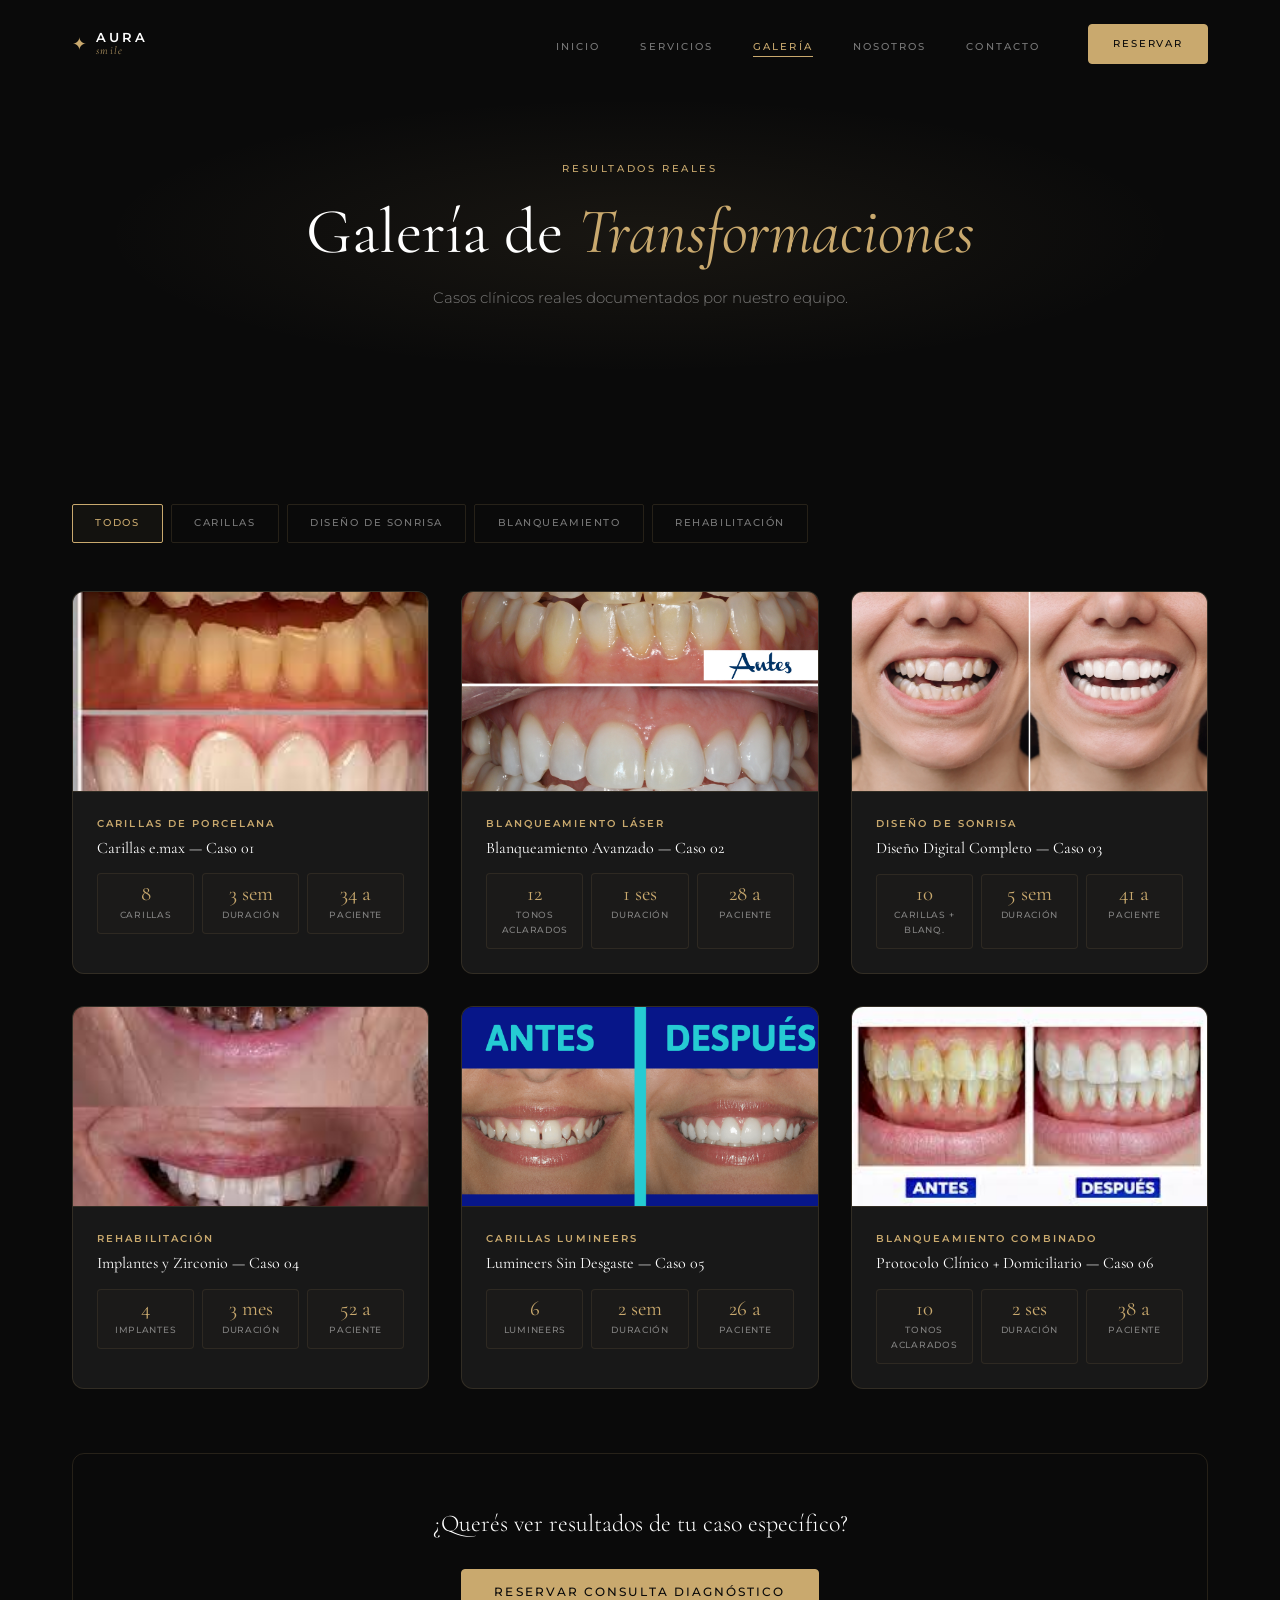
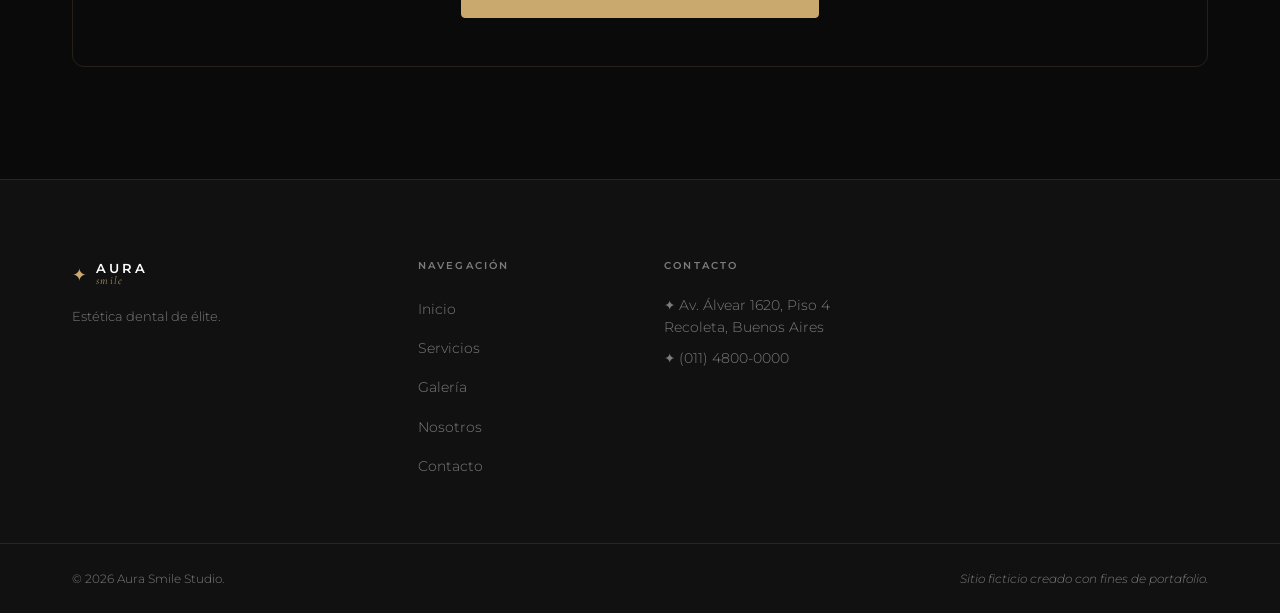
<file: gallery.html>
<!DOCTYPE html>
<html lang="es">
<head>
  <meta charset="UTF-8" />
  <meta name="viewport" content="width=device-width, initial-scale=1.0" />
  <meta name="description" content="Galería de resultados — Aura Smile Studio." />
  <title>Galería — Aura Smile Studio</title>
  <link rel="icon" href="data:image/svg+xml,<svg xmlns='http://www.w3.org/2000/svg' viewBox='0 0 100 100'><text y='.9em' font-size='90'>✦</text></svg>" />
  <link rel="preconnect" href="https://fonts.googleapis.com" />
  <link rel="preconnect" href="https://fonts.gstatic.com" crossorigin />
  <link href="https://fonts.googleapis.com/css2?family=Cormorant+Garamond:ital,wght@0,300;0,400;0,500;0,600;1,300;1,400&family=Montserrat:wght@300;400;500;600&display=swap" rel="stylesheet" />
  <link rel="stylesheet" href="css/style.css" />
</head>
<body>

  <a href="#main" class="skip-link">Saltar al contenido principal</a>

  <header class="site-header" role="banner">
    <div class="container header-inner">
      <a href="index.html" class="brand"><span class="brand-symbol">✦</span><span class="brand-text">AURA<em>smile</em></span></a>
      <nav class="main-nav" role="navigation" aria-label="Navegación principal">
        <ul>
          <li><a href="index.html">Inicio</a></li>
          <li><a href="services.html">Servicios</a></li>
          <li><a href="gallery.html" class="active">Galería</a></li>
          <li><a href="about.html">Nosotros</a></li>
          <li><a href="contact.html">Contacto</a></li>
        </ul>
      </nav>
      <a href="contact.html" class="btn btn-gold header-cta">Reservar</a>
      <button class="nav-toggle" id="navToggle" aria-label="Abrir menú" aria-expanded="false">
        <span></span><span></span><span></span>
      </button>
    </div>
  </header>

  <main id="main">

    <section class="page-hero">
      <div class="container page-hero-content animate-up">
        <p class="section-eyebrow">Resultados reales</p>
        <h1 class="page-hero-title">Galería de <em>Transformaciones</em></h1>
        <p class="page-hero-sub">Casos clínicos reales documentados por nuestro equipo.</p>
      </div>
    </section>

    <section class="section gallery-section">
      <div class="container">

        <div class="gallery-filters animate-up" role="group" aria-label="Filtrar por tratamiento">
          <button class="filter-btn filter-btn--active" data-filter="all">Todos</button>
          <button class="filter-btn" data-filter="carillas">Carillas</button>
          <button class="filter-btn" data-filter="diseno">Diseño de Sonrisa</button>
          <button class="filter-btn" data-filter="blanqueamiento">Blanqueamiento</button>
          <button class="filter-btn" data-filter="rehabilitacion">Rehabilitación</button>
        </div>

        <div class="gallery-grid" id="galleryGrid">

          <!-- CASO 1 -->
          <article class="gallery-item animate-up" data-category="carillas" style="--delay:0.05s">
            <div class="gallery-img-wrap">
              <img src="images/caso1.jpeg" alt="Antes y después — Carillas de Porcelana" loading="lazy" />
            </div>
            <div class="gallery-item__info">
              <span class="gallery-item__cat">Carillas de Porcelana</span>
              <h3>Carillas e.max — Caso 01</h3>
              <div class="case-metrics">
                <div class="metric"><span class="metric-val">8</span><span class="metric-lbl">Carillas</span></div>
                <div class="metric"><span class="metric-val">3 sem</span><span class="metric-lbl">Duración</span></div>
                <div class="metric"><span class="metric-val">34 a</span><span class="metric-lbl">Paciente</span></div>
              </div>
            </div>
          </article>

          <!-- CASO 2 -->
          <article class="gallery-item animate-up" data-category="blanqueamiento" style="--delay:0.1s">
            <div class="gallery-img-wrap">
              <img src="images/caso2.jpg" alt="Antes y después — Blanqueamiento Láser" loading="lazy" />
            </div>
            <div class="gallery-item__info">
              <span class="gallery-item__cat">Blanqueamiento Láser</span>
              <h3>Blanqueamiento Avanzado — Caso 02</h3>
              <div class="case-metrics">
                <div class="metric"><span class="metric-val">12</span><span class="metric-lbl">Tonos aclarados</span></div>
                <div class="metric"><span class="metric-val">1 ses</span><span class="metric-lbl">Duración</span></div>
                <div class="metric"><span class="metric-val">28 a</span><span class="metric-lbl">Paciente</span></div>
              </div>
            </div>
          </article>

          <!-- CASO 3 -->
          <article class="gallery-item animate-up" data-category="diseno" style="--delay:0.15s">
            <div class="gallery-img-wrap">
              <img src="images/caso3.jpg" alt="Antes y después — Diseño de Sonrisa Digital" loading="lazy" />
            </div>
            <div class="gallery-item__info">
              <span class="gallery-item__cat">Diseño de Sonrisa</span>
              <h3>Diseño Digital Completo — Caso 03</h3>
              <div class="case-metrics">
                <div class="metric"><span class="metric-val">10</span><span class="metric-lbl">Carillas + blanq.</span></div>
                <div class="metric"><span class="metric-val">5 sem</span><span class="metric-lbl">Duración</span></div>
                <div class="metric"><span class="metric-val">41 a</span><span class="metric-lbl">Paciente</span></div>
              </div>
            </div>
          </article>

          <!-- CASO 4 -->
          <article class="gallery-item animate-up" data-category="rehabilitacion" style="--delay:0.2s">
            <div class="gallery-img-wrap">
              <img src="images/caso4.jpeg" alt="Antes y después — Rehabilitación con Implantes" loading="lazy" />
            </div>
            <div class="gallery-item__info">
              <span class="gallery-item__cat">Rehabilitación</span>
              <h3>Implantes y Zirconio — Caso 04</h3>
              <div class="case-metrics">
                <div class="metric"><span class="metric-val">4</span><span class="metric-lbl">Implantes</span></div>
                <div class="metric"><span class="metric-val">3 mes</span><span class="metric-lbl">Duración</span></div>
                <div class="metric"><span class="metric-val">52 a</span><span class="metric-lbl">Paciente</span></div>
              </div>
            </div>
          </article>

          <!-- CASO 5 -->
          <article class="gallery-item animate-up" data-category="carillas" style="--delay:0.25s">
            <div class="gallery-img-wrap">
              <img src="images/caso5.png" alt="Antes y después — Carillas Lumineers" loading="lazy" />
            </div>
            <div class="gallery-item__info">
              <span class="gallery-item__cat">Carillas Lumineers</span>
              <h3>Lumineers Sin Desgaste — Caso 05</h3>
              <div class="case-metrics">
                <div class="metric"><span class="metric-val">6</span><span class="metric-lbl">Lumineers</span></div>
                <div class="metric"><span class="metric-val">2 sem</span><span class="metric-lbl">Duración</span></div>
                <div class="metric"><span class="metric-val">26 a</span><span class="metric-lbl">Paciente</span></div>
              </div>
            </div>
          </article>

          <!-- CASO 6 -->
          <article class="gallery-item animate-up" data-category="blanqueamiento" style="--delay:0.3s">
            <div class="gallery-img-wrap">
              <img src="images/caso6.jpeg" alt="Antes y después — Blanqueamiento Combinado" loading="lazy" />
            </div>
            <div class="gallery-item__info">
              <span class="gallery-item__cat">Blanqueamiento Combinado</span>
              <h3>Protocolo Clínico + Domiciliario — Caso 06</h3>
              <div class="case-metrics">
                <div class="metric"><span class="metric-val">10</span><span class="metric-lbl">Tonos aclarados</span></div>
                <div class="metric"><span class="metric-val">2 ses</span><span class="metric-lbl">Duración</span></div>
                <div class="metric"><span class="metric-val">38 a</span><span class="metric-lbl">Paciente</span></div>
              </div>
            </div>
          </article>

        </div>

        <div class="gallery-cta animate-up">
          <p>¿Querés ver resultados de tu caso específico?</p>
          <a href="contact.html" class="btn btn-gold">Reservar consulta diagnóstico</a>
        </div>

      </div>
    </section>
  </main>

  <footer class="site-footer" role="contentinfo">
    <div class="container footer-grid">
      <div class="footer-brand">
        <a href="index.html" class="brand"><span class="brand-symbol">✦</span><span class="brand-text">AURA<em>smile</em></span></a>
        <p class="footer-tagline">Estética dental de élite.</p>
      </div>
      <nav class="footer-nav" aria-label="Navegación footer">
        <h3 class="footer-nav-title">Navegación</h3>
        <ul>
          <li><a href="index.html">Inicio</a></li>
          <li><a href="services.html">Servicios</a></li>
          <li><a href="gallery.html">Galería</a></li>
          <li><a href="about.html">Nosotros</a></li>
          <li><a href="contact.html">Contacto</a></li>
        </ul>
      </nav>
      <div class="footer-contact">
        <h3 class="footer-nav-title">Contacto</h3>
        <address>
          <p>✦ Av. Álvear 1620, Piso 4<br/>Recoleta, Buenos Aires</p>
          <p>✦ <a href="tel:+541148000000">(011) 4800-0000</a></p>
        </address>
      </div>
    </div>
    <div class="footer-bottom">
      <div class="container footer-bottom-inner">
        <p>&copy; <span class="currentYear"></span> Aura Smile Studio.</p>
        <p class="footer-legal">Sitio ficticio creado con fines de portafolio.</p>
      </div>
    </div>
  </footer>

  <script src="js/script.js"></script>
</body>
</html>
</file>
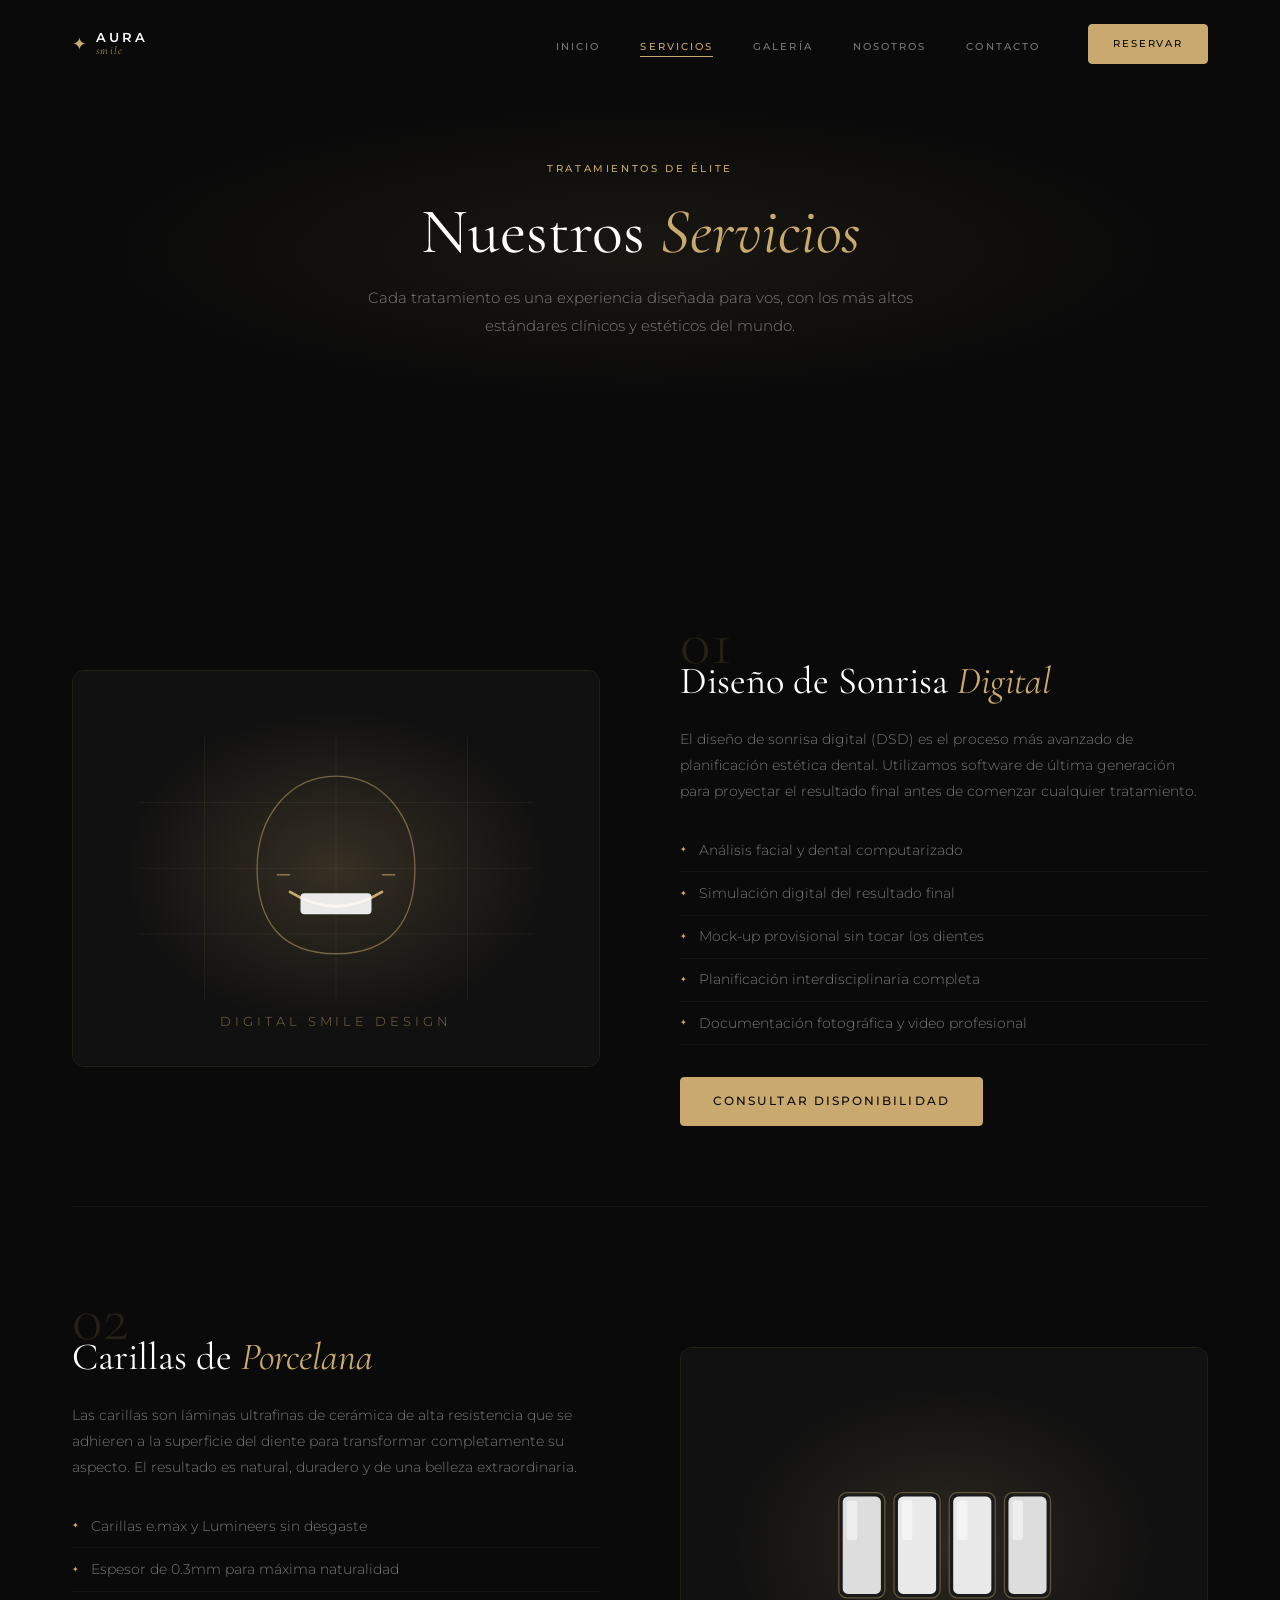
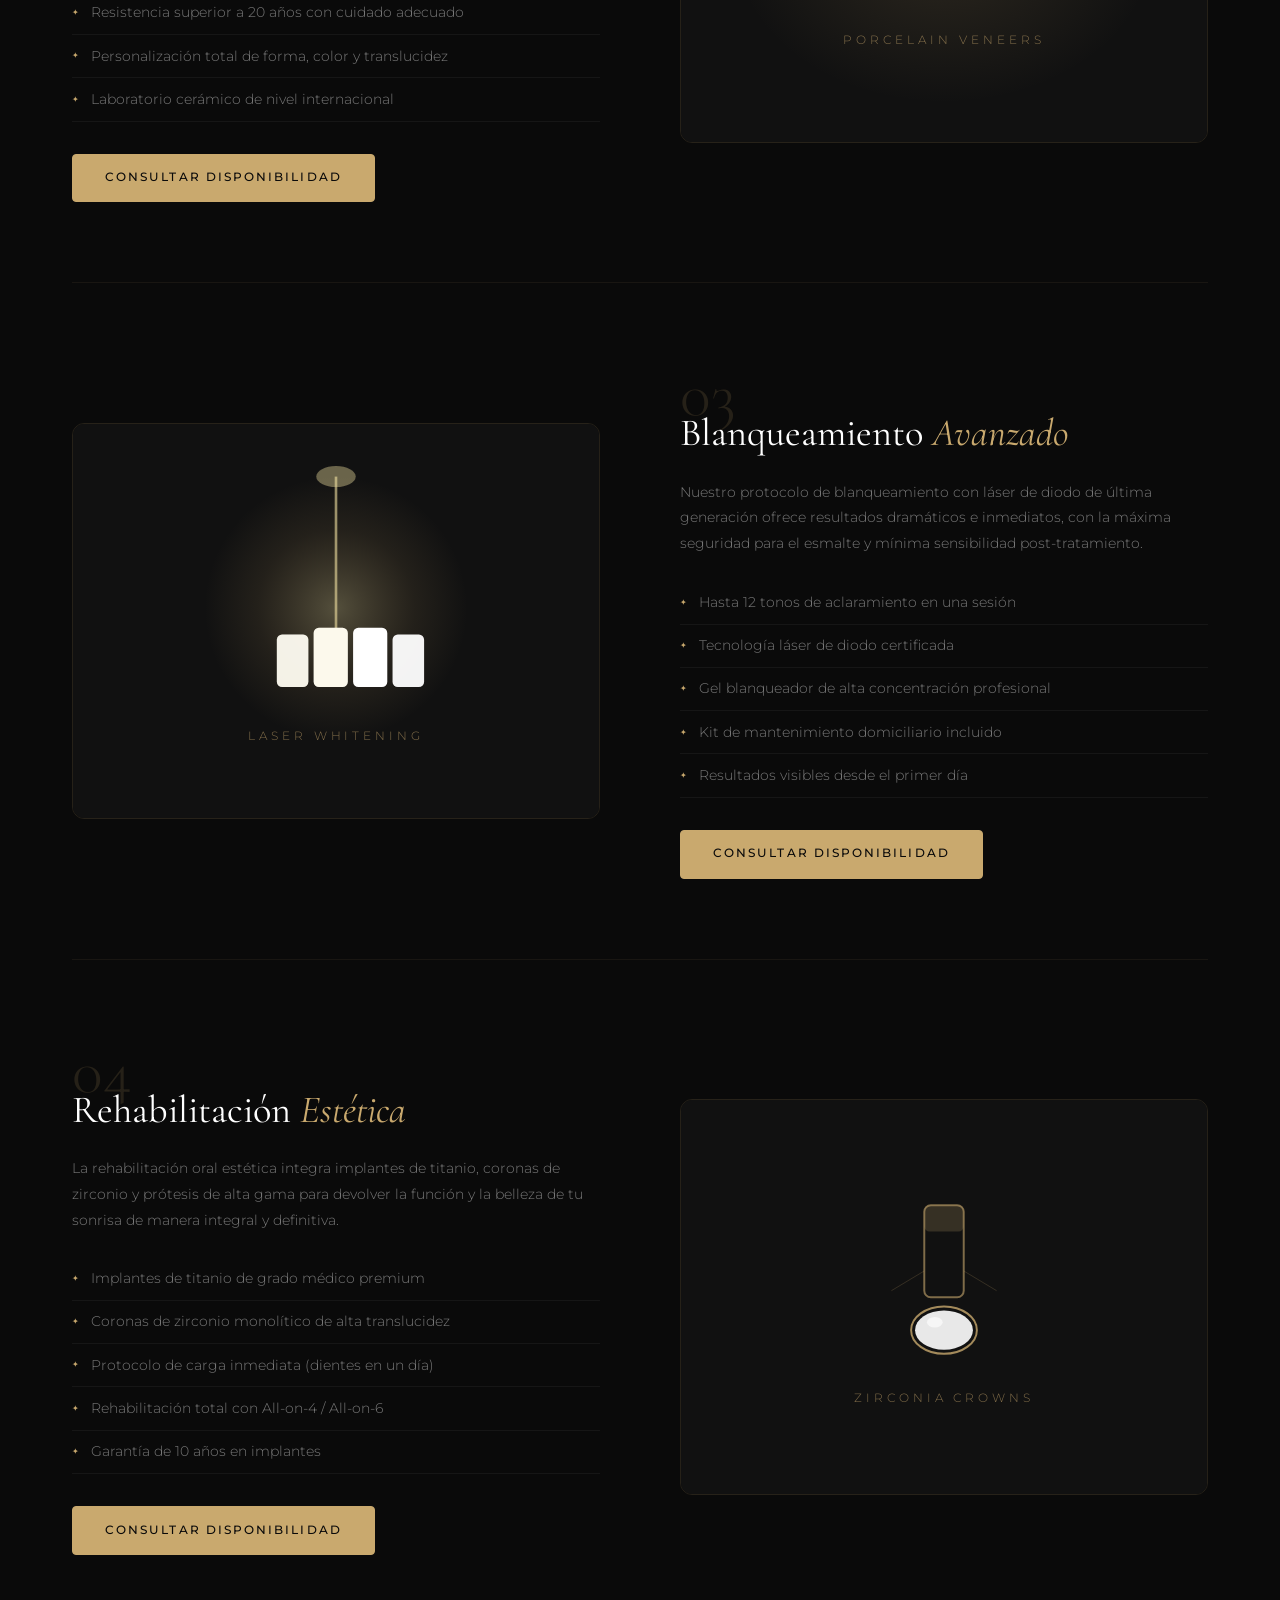
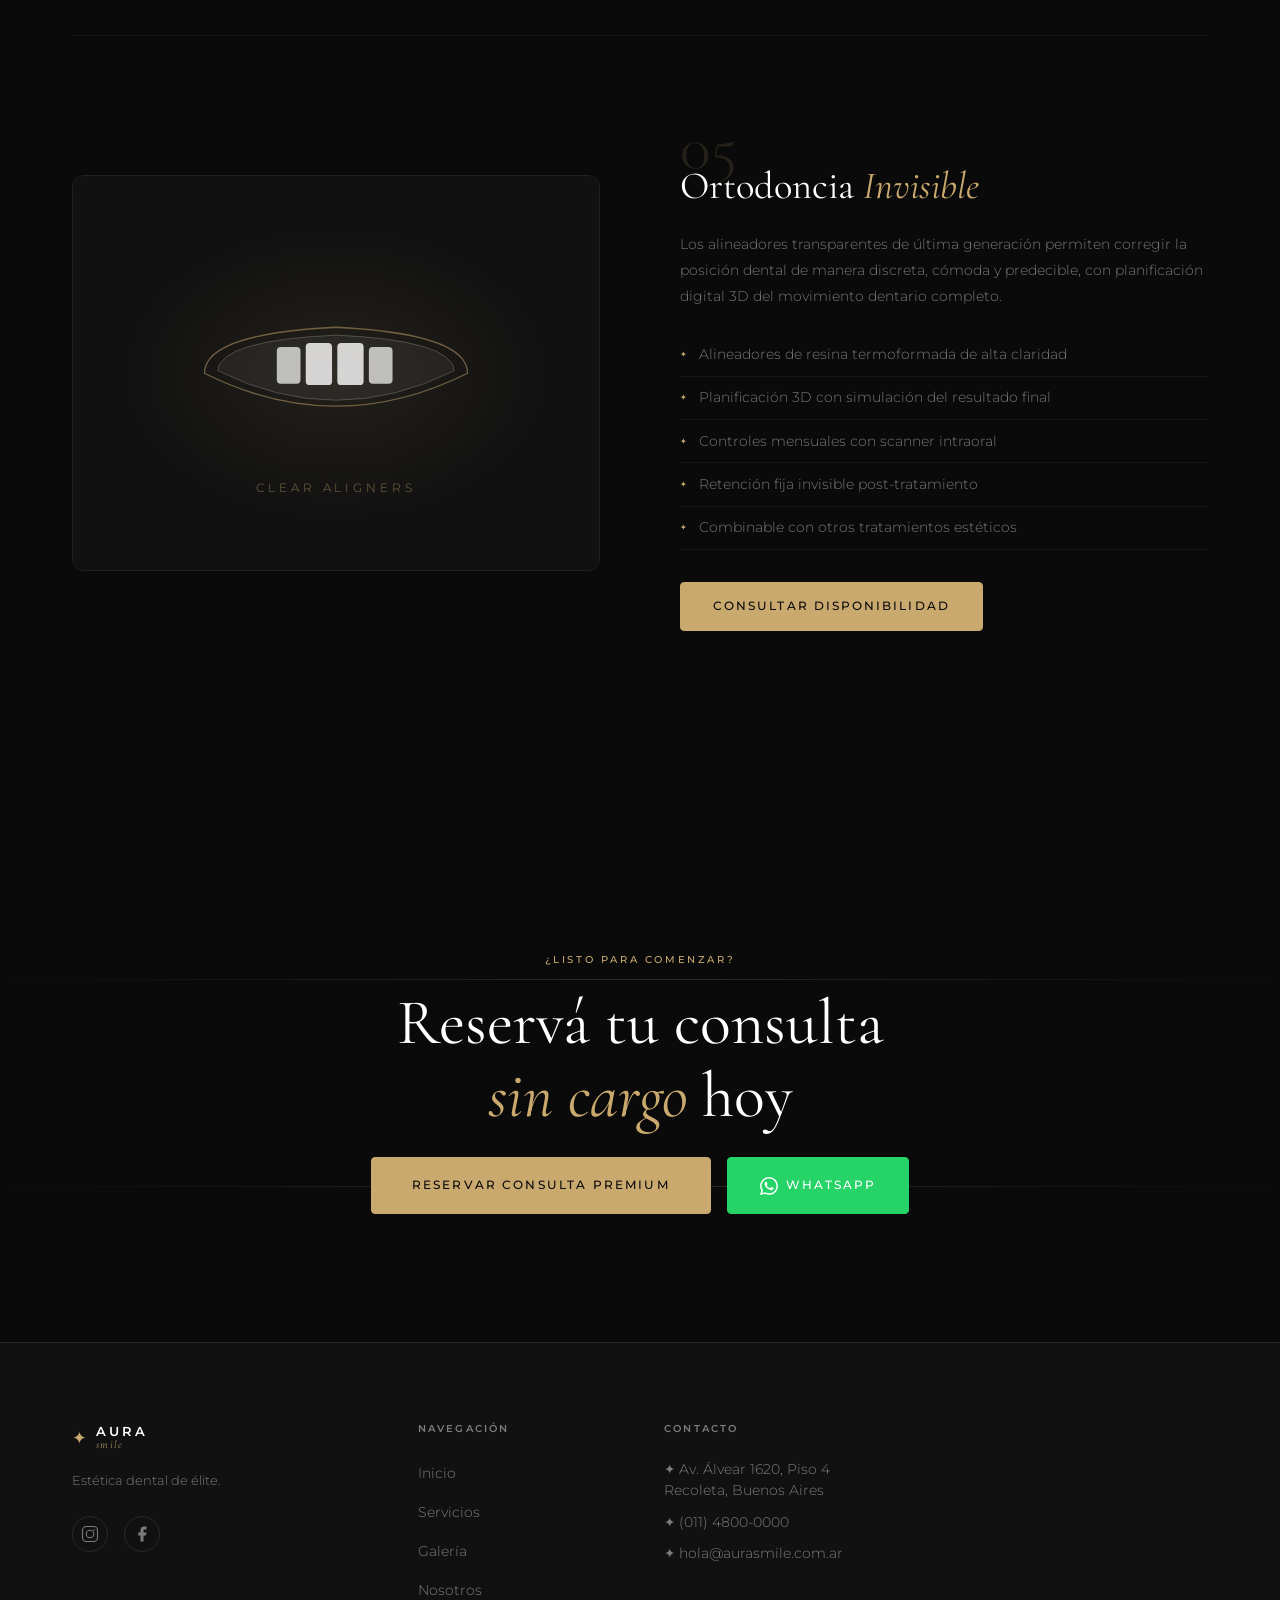
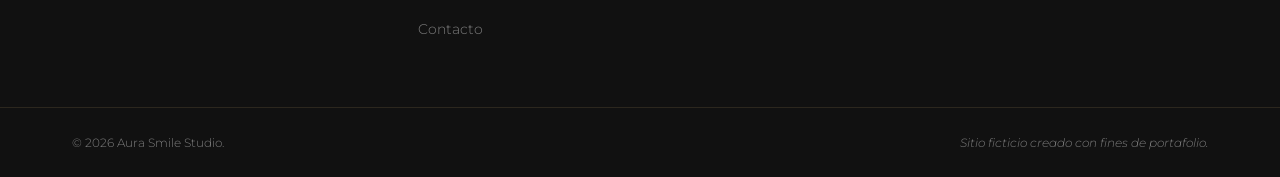
<file: services.html>
<!DOCTYPE html>
<html lang="es">
<head>
  <meta charset="UTF-8" />
  <meta name="viewport" content="width=device-width, initial-scale=1.0" />
  <meta name="description" content="Servicios premium de estética dental en Aura Smile Studio: carillas, diseño de sonrisa, blanqueamiento, rehabilitación e implantes." />
  <title>Servicios Premium — Aura Smile Studio</title>
  <link rel="icon" href="data:image/svg+xml,<svg xmlns='http://www.w3.org/2000/svg' viewBox='0 0 100 100'><text y='.9em' font-size='90'>✦</text></svg>" />
  <link rel="preconnect" href="https://fonts.googleapis.com" />
  <link rel="preconnect" href="https://fonts.gstatic.com" crossorigin />
  <link href="https://fonts.googleapis.com/css2?family=Cormorant+Garamond:ital,wght@0,300;0,400;0,500;0,600;1,300;1,400&family=Montserrat:wght@300;400;500;600&display=swap" rel="stylesheet" />
  <link rel="stylesheet" href="css/style.css" />
</head>
<body>

  <a href="#main" class="skip-link">Saltar al contenido principal</a>

  <header class="site-header" role="banner">
    <div class="container header-inner">
      <a href="index.html" class="brand" aria-label="Aura Smile Studio - Inicio">
        <span class="brand-symbol">✦</span>
        <span class="brand-text">AURA<em>smile</em></span>
      </a>
      <nav class="main-nav" role="navigation" aria-label="Navegación principal">
        <ul>
          <li><a href="index.html">Inicio</a></li>
          <li><a href="services.html" class="active">Servicios</a></li>
          <li><a href="gallery.html">Galería</a></li>
          <li><a href="about.html">Nosotros</a></li>
          <li><a href="contact.html">Contacto</a></li>
        </ul>
      </nav>
      <a href="contact.html" class="btn btn-gold header-cta">Reservar</a>
      <button class="nav-toggle" id="navToggle" aria-label="Abrir menú" aria-expanded="false">
        <span></span><span></span><span></span>
      </button>
    </div>
  </header>

  <main id="main">

    <!-- PAGE HERO -->
    <section class="page-hero">
      <div class="container page-hero-content animate-up">
        <p class="section-eyebrow">Tratamientos de élite</p>
        <h1 class="page-hero-title">Nuestros <em>Servicios</em></h1>
        <p class="page-hero-sub">Cada tratamiento es una experiencia diseñada para vos, con los más altos estándares clínicos y estéticos del mundo.</p>
      </div>
    </section>

    <!-- SERVICIOS DETALLE -->
    <section class="section services-detail-section">
      <div class="container">

        <!-- Diseño de Sonrisa -->
        <article class="service-detail animate-up" id="diseno">
          <div class="service-detail__visual">
            <svg viewBox="0 0 400 300" xmlns="http://www.w3.org/2000/svg" aria-hidden="true">
              <rect width="400" height="300" fill="#111"/>
              <defs>
                <radialGradient id="sg1" cx="50%" cy="50%" r="50%">
                  <stop offset="0%" stop-color="#c9a96e" stop-opacity="0.2"/>
                  <stop offset="100%" stop-color="#c9a96e" stop-opacity="0"/>
                </radialGradient>
              </defs>
              <ellipse cx="200" cy="150" rx="160" ry="120" fill="url(#sg1)"/>
              <!-- Grid lines decorative -->
              <line x1="100" y1="50" x2="100" y2="250" stroke="#c9a96e" stroke-width="0.3" stroke-opacity="0.2"/>
              <line x1="200" y1="50" x2="200" y2="250" stroke="#c9a96e" stroke-width="0.3" stroke-opacity="0.2"/>
              <line x1="300" y1="50" x2="300" y2="250" stroke="#c9a96e" stroke-width="0.3" stroke-opacity="0.2"/>
              <line x1="50" y1="100" x2="350" y2="100" stroke="#c9a96e" stroke-width="0.3" stroke-opacity="0.2"/>
              <line x1="50" y1="150" x2="350" y2="150" stroke="#c9a96e" stroke-width="0.3" stroke-opacity="0.2"/>
              <line x1="50" y1="200" x2="350" y2="200" stroke="#c9a96e" stroke-width="0.3" stroke-opacity="0.2"/>
              <!-- Face -->
              <path d="M200 80 C165 80 140 110 140 150 C140 190 158 215 200 215 C242 215 260 190 260 150 C260 110 235 80 200 80Z" fill="none" stroke="#c9a96e" stroke-width="1" stroke-opacity="0.5"/>
              <!-- Smile design lines -->
              <path d="M165 168 Q200 190 235 168" fill="none" stroke="#c9a96e" stroke-width="2" stroke-linecap="round"/>
              <rect x="173" y="169" width="54" height="16" rx="3" fill="white" fill-opacity="0.9"/>
              <!-- Measurement marks -->
              <line x1="155" y1="155" x2="165" y2="155" stroke="#c9a96e" stroke-width="1" stroke-opacity="0.7"/>
              <line x1="235" y1="155" x2="245" y2="155" stroke="#c9a96e" stroke-width="1" stroke-opacity="0.7"/>
              <text x="200" y="270" text-anchor="middle" font-family="Montserrat, sans-serif" font-size="10" fill="#c9a96e" fill-opacity="0.6" letter-spacing="3">DIGITAL SMILE DESIGN</text>
            </svg>
          </div>
          <div class="service-detail__content">
            <span class="service-detail__number">01</span>
            <h2 class="service-detail__title">Diseño de Sonrisa <em>Digital</em></h2>
            <p class="service-detail__desc">El diseño de sonrisa digital (DSD) es el proceso más avanzado de planificación estética dental. Utilizamos software de última generación para proyectar el resultado final antes de comenzar cualquier tratamiento.</p>
            <ul class="service-detail__features">
              <li>Análisis facial y dental computarizado</li>
              <li>Simulación digital del resultado final</li>
              <li>Mock-up provisional sin tocar los dientes</li>
              <li>Planificación interdisciplinaria completa</li>
              <li>Documentación fotográfica y video profesional</li>
            </ul>
            <a href="contact.html" class="btn btn-gold">Consultar disponibilidad</a>
          </div>
        </article>

        <!-- Carillas -->
        <article class="service-detail service-detail--reverse animate-up" id="carillas">
          <div class="service-detail__visual">
            <svg viewBox="0 0 400 300" xmlns="http://www.w3.org/2000/svg" aria-hidden="true">
              <rect width="400" height="300" fill="#111"/>
              <defs>
                <radialGradient id="sg2" cx="50%" cy="50%" r="50%">
                  <stop offset="0%" stop-color="#c9a96e" stop-opacity="0.15"/>
                  <stop offset="100%" stop-color="#c9a96e" stop-opacity="0"/>
                </radialGradient>
              </defs>
              <ellipse cx="200" cy="150" rx="160" ry="120" fill="url(#sg2)"/>
              <!-- Veneer representation -->
              <rect x="120" y="110" width="35" height="80" rx="6" fill="#1a1a1a" stroke="#c9a96e" stroke-width="1" stroke-opacity="0.4"/>
              <rect x="162" y="110" width="35" height="80" rx="6" fill="#1a1a1a" stroke="#c9a96e" stroke-width="1" stroke-opacity="0.4"/>
              <rect x="204" y="110" width="35" height="80" rx="6" fill="#1a1a1a" stroke="#c9a96e" stroke-width="1" stroke-opacity="0.4"/>
              <rect x="246" y="110" width="35" height="80" rx="6" fill="#1a1a1a" stroke="#c9a96e" stroke-width="1" stroke-opacity="0.4"/>
              <!-- Veneer shine effect -->
              <rect x="123" y="113" width="29" height="74" rx="4" fill="white" fill-opacity="0.85"/>
              <rect x="165" y="113" width="29" height="74" rx="4" fill="white" fill-opacity="0.9"/>
              <rect x="207" y="113" width="29" height="74" rx="4" fill="white" fill-opacity="0.9"/>
              <rect x="249" y="113" width="29" height="74" rx="4" fill="white" fill-opacity="0.85"/>
              <!-- Highlight -->
              <rect x="126" y="116" width="8" height="30" rx="2" fill="white" fill-opacity="0.5"/>
              <rect x="168" y="116" width="8" height="30" rx="2" fill="white" fill-opacity="0.5"/>
              <rect x="210" y="116" width="8" height="30" rx="2" fill="white" fill-opacity="0.5"/>
              <rect x="252" y="116" width="8" height="30" rx="2" fill="white" fill-opacity="0.5"/>
              <text x="200" y="225" text-anchor="middle" font-family="Montserrat, sans-serif" font-size="9" fill="#c9a96e" fill-opacity="0.6" letter-spacing="3">PORCELAIN VENEERS</text>
            </svg>
          </div>
          <div class="service-detail__content">
            <span class="service-detail__number">02</span>
            <h2 class="service-detail__title">Carillas de <em>Porcelana</em></h2>
            <p class="service-detail__desc">Las carillas son láminas ultrafinas de cerámica de alta resistencia que se adhieren a la superficie del diente para transformar completamente su aspecto. El resultado es natural, duradero y de una belleza extraordinaria.</p>
            <ul class="service-detail__features">
              <li>Carillas e.max y Lumineers sin desgaste</li>
              <li>Espesor de 0.3mm para máxima naturalidad</li>
              <li>Resistencia superior a 20 años con cuidado adecuado</li>
              <li>Personalización total de forma, color y translucidez</li>
              <li>Laboratorio cerámico de nivel internacional</li>
            </ul>
            <a href="contact.html" class="btn btn-gold">Consultar disponibilidad</a>
          </div>
        </article>

        <!-- Blanqueamiento -->
        <article class="service-detail animate-up" id="blanqueamiento">
          <div class="service-detail__visual">
            <svg viewBox="0 0 400 300" xmlns="http://www.w3.org/2000/svg" aria-hidden="true">
              <rect width="400" height="300" fill="#111"/>
              <defs>
                <radialGradient id="lightGrad" cx="50%" cy="50%" r="50%">
                  <stop offset="0%" stop-color="#f0e0a0" stop-opacity="0.3"/>
                  <stop offset="60%" stop-color="#c9a96e" stop-opacity="0.1"/>
                  <stop offset="100%" stop-color="#c9a96e" stop-opacity="0"/>
                </radialGradient>
              </defs>
              <ellipse cx="200" cy="140" rx="100" ry="100" fill="url(#lightGrad)"/>
              <!-- Laser beam effect -->
              <line x1="200" y1="40" x2="200" y2="160" stroke="#f0e0a0" stroke-width="2" stroke-opacity="0.6"/>
              <ellipse cx="200" cy="40" rx="15" ry="8" fill="#f0e0a0" fill-opacity="0.4"/>
              <!-- Teeth row -->
              <rect x="155" y="160" width="24" height="40" rx="4" fill="white" fill-opacity="0.95"/>
              <rect x="183" y="155" width="26" height="45" rx="4" fill="white"/>
              <rect x="213" y="155" width="26" height="45" rx="4" fill="white"/>
              <rect x="243" y="160" width="24" height="40" rx="4" fill="white" fill-opacity="0.95"/>
              <!-- Glow on teeth -->
              <rect x="155" y="160" width="24" height="40" rx="4" fill="#f0e0a0" fill-opacity="0.15"/>
              <rect x="183" y="155" width="26" height="45" rx="4" fill="#f0e0a0" fill-opacity="0.2"/>
              <text x="200" y="240" text-anchor="middle" font-family="Montserrat, sans-serif" font-size="9" fill="#c9a96e" fill-opacity="0.6" letter-spacing="3">LASER WHITENING</text>
            </svg>
          </div>
          <div class="service-detail__content">
            <span class="service-detail__number">03</span>
            <h2 class="service-detail__title">Blanqueamiento <em>Avanzado</em></h2>
            <p class="service-detail__desc">Nuestro protocolo de blanqueamiento con láser de diodo de última generación ofrece resultados dramáticos e inmediatos, con la máxima seguridad para el esmalte y mínima sensibilidad post-tratamiento.</p>
            <ul class="service-detail__features">
              <li>Hasta 12 tonos de aclaramiento en una sesión</li>
              <li>Tecnología láser de diodo certificada</li>
              <li>Gel blanqueador de alta concentración profesional</li>
              <li>Kit de mantenimiento domiciliario incluido</li>
              <li>Resultados visibles desde el primer día</li>
            </ul>
            <a href="contact.html" class="btn btn-gold">Consultar disponibilidad</a>
          </div>
        </article>

        <!-- Rehabilitación -->
        <article class="service-detail service-detail--reverse animate-up" id="rehabilitacion">
          <div class="service-detail__visual">
            <svg viewBox="0 0 400 300" xmlns="http://www.w3.org/2000/svg" aria-hidden="true">
              <rect width="400" height="300" fill="#111"/>
              <!-- Implant visual -->
              <rect x="185" y="80" width="30" height="70" rx="5" fill="none" stroke="#c9a96e" stroke-width="1.5" stroke-opacity="0.6"/>
              <rect x="185" y="80" width="30" height="20" rx="4" fill="#c9a96e" fill-opacity="0.2"/>
              <!-- Crown -->
              <ellipse cx="200" cy="175" rx="25" ry="18" fill="none" stroke="#c9a96e" stroke-width="1.5" stroke-opacity="0.8"/>
              <ellipse cx="200" cy="175" rx="22" ry="15" fill="white" fill-opacity="0.9"/>
              <!-- Zirconia shine -->
              <ellipse cx="193" cy="169" rx="6" ry="4" fill="white" fill-opacity="0.6"/>
              <!-- Bone integration lines -->
              <line x1="185" y1="130" x2="160" y2="145" stroke="#c9a96e" stroke-width="0.5" stroke-opacity="0.3"/>
              <line x1="215" y1="130" x2="240" y2="145" stroke="#c9a96e" stroke-width="0.5" stroke-opacity="0.3"/>
              <text x="200" y="230" text-anchor="middle" font-family="Montserrat, sans-serif" font-size="9" fill="#c9a96e" fill-opacity="0.6" letter-spacing="3">ZIRCONIA CROWNS</text>
            </svg>
          </div>
          <div class="service-detail__content">
            <span class="service-detail__number">04</span>
            <h2 class="service-detail__title">Rehabilitación <em>Estética</em></h2>
            <p class="service-detail__desc">La rehabilitación oral estética integra implantes de titanio, coronas de zirconio y prótesis de alta gama para devolver la función y la belleza de tu sonrisa de manera integral y definitiva.</p>
            <ul class="service-detail__features">
              <li>Implantes de titanio de grado médico premium</li>
              <li>Coronas de zirconio monolítico de alta translucidez</li>
              <li>Protocolo de carga inmediata (dientes en un día)</li>
              <li>Rehabilitación total con All-on-4 / All-on-6</li>
              <li>Garantía de 10 años en implantes</li>
            </ul>
            <a href="contact.html" class="btn btn-gold">Consultar disponibilidad</a>
          </div>
        </article>

        <!-- Ortodoncia -->
        <article class="service-detail animate-up" id="ortodoncia">
          <div class="service-detail__visual">
            <svg viewBox="0 0 400 300" xmlns="http://www.w3.org/2000/svg" aria-hidden="true">
              <rect width="400" height="300" fill="#111"/>
              <defs>
                <radialGradient id="sg5" cx="50%" cy="50%" r="50%">
                  <stop offset="0%" stop-color="#c9a96e" stop-opacity="0.1"/>
                  <stop offset="100%" stop-color="#c9a96e" stop-opacity="0"/>
                </radialGradient>
              </defs>
              <ellipse cx="200" cy="150" rx="160" ry="110" fill="url(#sg5)"/>
              <!-- Aligner shape -->
              <path d="M100 150 Q200 200 300 150 Q300 120 200 115 Q100 120 100 150Z" fill="none" stroke="#c9a96e" stroke-width="1" stroke-opacity="0.5"/>
              <path d="M110 148 Q200 193 290 148 Q288 125 200 121 Q112 125 110 148Z" fill="white" fill-opacity="0.05" stroke="white" stroke-width="0.5" stroke-opacity="0.3"/>
              <!-- Teeth inside aligner -->
              <rect x="155" y="130" width="18" height="28" rx="3" fill="white" fill-opacity="0.7"/>
              <rect x="177" y="127" width="20" height="32" rx="3" fill="white" fill-opacity="0.8"/>
              <rect x="201" y="127" width="20" height="32" rx="3" fill="white" fill-opacity="0.8"/>
              <rect x="225" y="130" width="18" height="28" rx="3" fill="white" fill-opacity="0.7"/>
              <text x="200" y="240" text-anchor="middle" font-family="Montserrat, sans-serif" font-size="9" fill="#c9a96e" fill-opacity="0.6" letter-spacing="3">CLEAR ALIGNERS</text>
            </svg>
          </div>
          <div class="service-detail__content">
            <span class="service-detail__number">05</span>
            <h2 class="service-detail__title">Ortodoncia <em>Invisible</em></h2>
            <p class="service-detail__desc">Los alineadores transparentes de última generación permiten corregir la posición dental de manera discreta, cómoda y predecible, con planificación digital 3D del movimiento dentario completo.</p>
            <ul class="service-detail__features">
              <li>Alineadores de resina termoformada de alta claridad</li>
              <li>Planificación 3D con simulación del resultado final</li>
              <li>Controles mensuales con scanner intraoral</li>
              <li>Retención fija invisible post-tratamiento</li>
              <li>Combinable con otros tratamientos estéticos</li>
            </ul>
            <a href="contact.html" class="btn btn-gold">Consultar disponibilidad</a>
          </div>
        </article>

      </div>
    </section>

    <!-- CTA -->
    <section class="section cta-section">
      <div class="cta-bg" aria-hidden="true">
        <div class="cta-line cta-line--1"></div>
        <div class="cta-line cta-line--2"></div>
      </div>
      <div class="container cta-content animate-up">
        <p class="section-eyebrow">¿Listo para comenzar?</p>
        <h2 class="cta-title">Reservá tu consulta<br /><em>sin cargo</em> hoy</h2>
        <div class="cta-actions">
          <a href="contact.html" class="btn btn-gold btn-lg">Reservar Consulta Premium</a>
          <a href="https://wa.me/5491100000000" class="btn btn-whatsapp" target="_blank" rel="noopener">
            <svg viewBox="0 0 24 24" fill="currentColor" width="18" height="18" aria-hidden="true"><path d="M17.472 14.382c-.297-.149-1.758-.867-2.03-.967-.273-.099-.471-.148-.67.15-.197.297-.767.966-.94 1.164-.173.199-.347.223-.644.075-.297-.15-1.255-.463-2.39-1.475-.883-.788-1.48-1.761-1.653-2.059-.173-.297-.018-.458.13-.606.134-.133.298-.347.446-.52.149-.174.198-.298.298-.497.099-.198.05-.371-.025-.52-.075-.149-.669-1.612-.916-2.207-.242-.579-.487-.5-.669-.51-.173-.008-.371-.01-.57-.01-.198 0-.52.074-.792.372-.272.297-1.04 1.016-1.04 2.479 0 1.462 1.065 2.875 1.213 3.074.149.198 2.096 3.2 5.077 4.487.709.306 1.262.489 1.694.625.712.227 1.36.195 1.871.118.571-.085 1.758-.719 2.006-1.413.248-.694.248-1.289.173-1.413-.074-.124-.272-.198-.57-.347m-5.421 7.403h-.004a9.87 9.87 0 01-5.031-1.378l-.361-.214-3.741.982.998-3.648-.235-.374a9.86 9.86 0 01-1.51-5.26c.001-5.45 4.436-9.884 9.888-9.884 2.64 0 5.122 1.03 6.988 2.898a9.825 9.825 0 012.893 6.994c-.003 5.45-4.437 9.884-9.885 9.884m8.413-18.297A11.815 11.815 0 0012.05 0C5.495 0 .16 5.335.157 11.892c0 2.096.547 4.142 1.588 5.945L.057 24l6.305-1.654a11.882 11.882 0 005.683 1.448h.005c6.554 0 11.89-5.335 11.893-11.893a11.821 11.821 0 00-3.48-8.413Z"/></svg>
            WhatsApp
          </a>
        </div>
      </div>
    </section>
  </main>

  <footer class="site-footer" role="contentinfo">
    <div class="container footer-grid">
      <div class="footer-brand">
        <a href="index.html" class="brand"><span class="brand-symbol">✦</span><span class="brand-text">AURA<em>smile</em></span></a>
        <p class="footer-tagline">Estética dental de élite.</p>
        <div class="footer-social">
          <a href="#" aria-label="Instagram"><svg viewBox="0 0 24 24" fill="none" stroke="currentColor" stroke-width="1.5" width="18" height="18"><rect x="2" y="2" width="20" height="20" rx="5"/><circle cx="12" cy="12" r="5"/><circle cx="17.5" cy="6.5" r="1" fill="currentColor" stroke="none"/></svg></a>
          <a href="#" aria-label="Facebook"><svg viewBox="0 0 24 24" fill="currentColor" width="18" height="18"><path d="M18 2h-3a5 5 0 00-5 5v3H7v4h3v8h4v-8h3l1-4h-4V7a1 1 0 011-1h3z"/></svg></a>
        </div>
      </div>
      <nav class="footer-nav" aria-label="Navegación footer"><h3 class="footer-nav-title">Navegación</h3><ul><li><a href="index.html">Inicio</a></li><li><a href="services.html">Servicios</a></li><li><a href="gallery.html">Galería</a></li><li><a href="about.html">Nosotros</a></li><li><a href="contact.html">Contacto</a></li></ul></nav>
      <div class="footer-contact"><h3 class="footer-nav-title">Contacto</h3><address><p>✦ Av. Álvear 1620, Piso 4<br/>Recoleta, Buenos Aires</p><p>✦ <a href="tel:+541148000000">(011) 4800-0000</a></p><p>✦ <a href="mailto:hola@aurasmile.com.ar">hola@aurasmile.com.ar</a></p></address></div>
    </div>
    <div class="footer-bottom"><div class="container footer-bottom-inner"><p>&copy; <span class="currentYear"></span> Aura Smile Studio.</p><p class="footer-legal">Sitio ficticio creado con fines de portafolio.</p></div></div>
  </footer>

  <script src="js/script.js"></script>
</body>
</html>
</file>
<file: css/style.css>
/* ============================================
   AURA SMILE STUDIO — style.css
   Estética: Luxury Noir
   Tipografía: Cormorant Garamond + Montserrat
   ============================================ */

/* ---- RESET & BASE ---- */
*, *::before, *::after { box-sizing: border-box; margin: 0; padding: 0; }
html { scroll-behavior: smooth; font-size: 16px; }
img, svg { max-width: 100%; display: block; }
a { text-decoration: none; color: inherit; }
ul { list-style: none; }
address { font-style: normal; }
button { cursor: pointer; border: none; background: none; font: inherit; }

/* ---- CSS VARIABLES ---- */
:root {
  /* Colors */
  --c-black:    #0a0a0a;
  --c-dark:     #111111;
  --c-dark2:    #181818;
  --c-dark3:    #222222;
  --c-border:   rgba(201,169,110,0.15);
  --c-gold:     #c9a96e;
  --c-gold-lt:  #f0d080;
  --c-gold-dk:  #a0803a;
  --c-white:    #ffffff;
  --c-off-white:#f5f0e8;
  --c-text:     rgba(255,255,255,0.82);
  --c-text-dim: rgba(255,255,255,0.45);
  --c-whatsapp: #25D366;
  --c-danger:   #e05555;
  --c-success:  #5eca9e;

  /* Typography */
  --f-serif:   'Cormorant Garamond', Georgia, serif;
  --f-sans:    'Montserrat', system-ui, sans-serif;

  /* Spacing */
  --space-xs:  0.5rem;
  --space-sm:  1rem;
  --space-md:  2rem;
  --space-lg:  4rem;
  --space-xl:  7rem;

  /* Layout */
  --container: 1200px;
  --radius:    4px;
  --radius-lg: 12px;

  /* Transitions */
  --ease:      cubic-bezier(0.25, 0.46, 0.45, 0.94);
  --ease-out:  cubic-bezier(0.16, 1, 0.3, 1);
}

/* ---- GLOBAL ---- */
body {
  background-color: var(--c-black);
  color: var(--c-text);
  font-family: var(--f-sans);
  font-weight: 300;
  line-height: 1.7;
  overflow-x: hidden;
}

/* Skip link */
.skip-link {
  position: absolute; top: -100%; left: 1rem;
  background: var(--c-gold); color: var(--c-black);
  padding: 0.5rem 1rem; z-index: 9999; font-weight: 500;
  border-radius: var(--radius);
  transition: top 0.2s;
}
.skip-link:focus { top: 1rem; }

/* Container */
.container {
  max-width: var(--container);
  margin: 0 auto;
  padding: 0 2rem;
}

/* Sections */
.section { padding: var(--space-xl) 0; }

/* ---- TYPOGRAPHY ---- */
h1, h2, h3, h4 {
  font-family: var(--f-serif);
  font-weight: 400;
  line-height: 1.15;
  color: var(--c-white);
}
h1 { font-size: clamp(2.5rem, 6vw, 5rem); }
h2 { font-size: clamp(2rem, 4vw, 3.5rem); }
h3 { font-size: clamp(1.2rem, 2vw, 1.6rem); }

em { font-style: italic; color: var(--c-gold); }

p { line-height: 1.8; color: var(--c-text); }

.section-eyebrow {
  font-family: var(--f-sans);
  font-size: 0.65rem;
  font-weight: 500;
  letter-spacing: 0.25em;
  text-transform: uppercase;
  color: var(--c-gold);
  margin-bottom: 1rem;
  display: block;
}
.section-title { margin-bottom: 1.5rem; }
.section-sub {
  max-width: 560px;
  color: var(--c-text-dim);
  font-size: 0.95rem;
}
.section-header {
  text-align: center;
  margin-bottom: 4rem;
}
.section-header .section-sub { margin: 0 auto; }

/* ---- BUTTONS ---- */
.btn {
  display: inline-flex;
  align-items: center;
  gap: 0.5rem;
  padding: 0.85rem 2rem;
  font-family: var(--f-sans);
  font-size: 0.72rem;
  font-weight: 500;
  letter-spacing: 0.18em;
  text-transform: uppercase;
  border-radius: var(--radius);
  transition: all 0.35s var(--ease);
  white-space: nowrap;
}
.btn-gold {
  background: var(--c-gold);
  color: var(--c-black);
  border: 1px solid var(--c-gold);
}
.btn-gold:hover {
  background: var(--c-gold-lt);
  border-color: var(--c-gold-lt);
  transform: translateY(-2px);
  box-shadow: 0 8px 30px rgba(201,169,110,0.3);
}
.btn-outline {
  background: transparent;
  color: var(--c-white);
  border: 1px solid rgba(255,255,255,0.25);
}
.btn-outline:hover {
  border-color: var(--c-gold);
  color: var(--c-gold);
  transform: translateY(-2px);
}
.btn-whatsapp {
  background: var(--c-whatsapp);
  color: var(--c-white);
  border: 1px solid var(--c-whatsapp);
}
.btn-whatsapp:hover {
  background: #1da851;
  transform: translateY(-2px);
  box-shadow: 0 8px 25px rgba(37,211,102,0.25);
}
.btn-lg { padding: 1.1rem 2.5rem; font-size: 0.75rem; }

/* ---- HEADER ---- */
.site-header {
  position: fixed; top: 0; left: 0; right: 0;
  z-index: 1000;
  padding: 1.5rem 0;
  transition: all 0.4s var(--ease);
}
.site-header.scrolled {
  padding: 1rem 0;
  background: rgba(10,10,10,0.92);
  backdrop-filter: blur(20px);
  -webkit-backdrop-filter: blur(20px);
  border-bottom: 1px solid var(--c-border);
}
.header-inner {
  display: flex;
  align-items: center;
  gap: 2rem;
}

/* Brand */
.brand {
  display: flex;
  align-items: center;
  gap: 0.6rem;
  text-decoration: none;
  flex-shrink: 0;
}
.brand-symbol {
  color: var(--c-gold);
  font-size: 1.1rem;
}
.brand-text {
  font-family: var(--f-sans);
  font-size: 0.8rem;
  font-weight: 600;
  letter-spacing: 0.22em;
  color: var(--c-white);
  display: flex;
  flex-direction: column;
  line-height: 1;
}
.brand-text em {
  font-family: var(--f-serif);
  font-style: italic;
  font-size: 0.7rem;
  font-weight: 300;
  letter-spacing: 0.1em;
  color: var(--c-gold);
  text-transform: lowercase;
}

/* Nav */
.main-nav { margin-left: auto; }
.main-nav ul {
  display: flex;
  gap: 2.5rem;
  align-items: center;
}
.main-nav a {
  font-size: 0.65rem;
  font-weight: 500;
  letter-spacing: 0.2em;
  text-transform: uppercase;
  color: var(--c-text-dim);
  transition: color 0.25s;
  position: relative;
}
.main-nav a::after {
  content: '';
  position: absolute;
  bottom: -4px; left: 0; right: 0;
  height: 1px;
  background: var(--c-gold);
  transform: scaleX(0);
  transition: transform 0.3s var(--ease);
}
.main-nav a:hover,
.main-nav a.active {
  color: var(--c-gold);
}
.main-nav a:hover::after,
.main-nav a.active::after { transform: scaleX(1); }

.header-cta { margin-left: 1rem; padding: 0.65rem 1.5rem; font-size: 0.65rem; }

/* Nav toggle */
.nav-toggle {
  display: none;
  flex-direction: column;
  gap: 5px;
  padding: 4px;
  margin-left: auto;
}
.nav-toggle span {
  display: block;
  width: 22px;
  height: 1px;
  background: var(--c-white);
  transition: all 0.3s var(--ease);
  transform-origin: center;
}
.nav-toggle.open span:nth-child(1) { transform: translateY(6px) rotate(45deg); }
.nav-toggle.open span:nth-child(2) { opacity: 0; }
.nav-toggle.open span:nth-child(3) { transform: translateY(-6px) rotate(-45deg); }

/* ---- HERO ---- */
.hero {
  position: relative;
  min-height: 100vh;
  display: flex;
  align-items: center;
  padding: 8rem 0 5rem;
  overflow: hidden;
}
.hero-bg {
  position: absolute; inset: 0;
  pointer-events: none;
}
.hero-orb {
  position: absolute;
  border-radius: 50%;
  filter: blur(100px);
}
.hero-orb--1 {
  width: 500px; height: 500px;
  background: radial-gradient(circle, rgba(201,169,110,0.12) 0%, transparent 70%);
  top: -100px; right: -100px;
  animation: orbFloat 12s ease-in-out infinite;
}
.hero-orb--2 {
  width: 400px; height: 400px;
  background: radial-gradient(circle, rgba(201,169,110,0.06) 0%, transparent 70%);
  bottom: -50px; left: -50px;
  animation: orbFloat 16s ease-in-out infinite reverse;
}
.hero-grid {
  position: absolute; inset: 0;
  background-image:
    linear-gradient(rgba(201,169,110,0.04) 1px, transparent 1px),
    linear-gradient(90deg, rgba(201,169,110,0.04) 1px, transparent 1px);
  background-size: 60px 60px;
  mask-image: radial-gradient(ellipse 80% 80% at 50% 50%, black 30%, transparent 100%);
}
@keyframes orbFloat {
  0%, 100% { transform: translate(0,0) scale(1); }
  33% { transform: translate(30px,-20px) scale(1.05); }
  66% { transform: translate(-20px, 15px) scale(0.97); }
}

.hero-content {
  display: flex;
  flex-direction: column;
  align-items: center;
  text-align: center;
  max-width: 780px;
  margin: 0 auto;
}
.hero-eyebrow { justify-content: center; }
.hero-sub { margin-left: auto; margin-right: auto; }
.hero-actions { justify-content: center; }

/* Hero stats standalone */
.hero-stats-standalone {
  display: grid;
  grid-template-columns: repeat(3, 1fr);
  gap: 1px;
  background: var(--c-border);
  border: 1px solid var(--c-border);
  border-radius: var(--radius-lg);
  overflow: hidden;
  max-width: 600px;
  width: 100%;
  margin: 3rem auto 0;
}
.hero-stats-standalone .stat {
  border: none;
  border-radius: 0;
  padding: 1.5rem 2rem;
}
.hero-eyebrow {
  font-size: 0.62rem;
  font-weight: 500;
  letter-spacing: 0.3em;
  text-transform: uppercase;
  color: var(--c-gold);
  margin-bottom: 1.5rem;
  display: flex;
  align-items: center;
  gap: 1rem;
}
.hero-eyebrow::before {
  content: '';
  display: block;
  width: 30px;
  height: 1px;
  background: var(--c-gold);
}
.hero-title {
  font-size: clamp(3rem, 6vw, 5.5rem);
  font-weight: 300;
  line-height: 1.08;
  margin-bottom: 1.5rem;
  letter-spacing: -0.01em;
}
.hero-sub {
  font-size: 0.9rem;
  color: var(--c-text-dim);
  line-height: 1.8;
  margin-bottom: 2.5rem;
  max-width: 440px;
}
.hero-actions { display: flex; gap: 1rem; flex-wrap: wrap; }

/* Hero visual */
.hero-visual { position: relative; }
.hero-card {
  position: relative;
  background: rgba(255,255,255,0.02);
  border: 1px solid var(--c-border);
  border-radius: var(--radius-lg);
  padding: 2rem;
  backdrop-filter: blur(10px);
  overflow: hidden;
}
.hero-card::before {
  content: '';
  position: absolute;
  top: 0; left: 0; right: 0;
  height: 1px;
  background: linear-gradient(90deg, transparent, var(--c-gold), transparent);
}
.hero-stats {
  display: grid;
  grid-template-columns: repeat(3, 1fr);
  gap: 1rem;
  margin-top: 1.5rem;
}
.stat {
  text-align: center;
  padding: 1rem;
  border: 1px solid var(--c-border);
  border-radius: var(--radius);
  background: rgba(255,255,255,0.02);
}
.stat-num {
  display: block;
  font-family: var(--f-serif);
  font-size: 2rem;
  font-weight: 400;
  color: var(--c-gold);
  line-height: 1;
}
.stat-label {
  display: block;
  font-size: 0.62rem;
  font-weight: 500;
  letter-spacing: 0.08em;
  color: var(--c-text-dim);
  margin-top: 0.3rem;
}

/* Scroll hint */
.hero-scroll-hint {
  position: absolute;
  bottom: 2.5rem;
  left: 50%;
  transform: translateX(-50%);
  display: flex;
  flex-direction: column;
  align-items: center;
  gap: 0.75rem;
}
.hero-scroll-hint span {
  font-size: 0.6rem;
  letter-spacing: 0.25em;
  text-transform: uppercase;
  color: var(--c-text-dim);
}
.scroll-line {
  width: 1px;
  height: 50px;
  background: linear-gradient(to bottom, var(--c-gold), transparent);
  animation: scrollPulse 2s ease-in-out infinite;
}
@keyframes scrollPulse {
  0%, 100% { opacity: 1; transform: scaleY(1); }
  50% { opacity: 0.4; transform: scaleY(0.7); }
}

/* ---- SERVICES SECTION ---- */
.services-grid {
  display: grid;
  grid-template-columns: repeat(4, 1fr);
  gap: 1.5px;
  background: var(--c-border);
  border: 1px solid var(--c-border);
  border-radius: var(--radius-lg);
  overflow: hidden;
}
.service-card {
  background: var(--c-dark);
  padding: 2.5rem 2rem;
  position: relative;
  transition: background 0.35s var(--ease);
}
.service-card:hover { background: var(--c-dark2); }
.service-card--featured {
  background: var(--c-dark2);
}
.service-card__badge {
  position: absolute;
  top: 1.5rem; right: 1.5rem;
  font-size: 0.58rem;
  font-weight: 500;
  letter-spacing: 0.15em;
  text-transform: uppercase;
  color: var(--c-black);
  background: var(--c-gold);
  padding: 0.2rem 0.6rem;
  border-radius: 2px;
}
.service-card__icon {
  width: 48px;
  height: 48px;
  margin-bottom: 1.5rem;
}
.service-card__title {
  font-size: 1.3rem;
  margin-bottom: 0.75rem;
  color: var(--c-white);
}
.service-card__desc {
  font-size: 0.84rem;
  color: var(--c-text-dim);
  line-height: 1.7;
  margin-bottom: 1.5rem;
}
.service-card__link {
  font-size: 0.65rem;
  font-weight: 500;
  letter-spacing: 0.15em;
  text-transform: uppercase;
  color: var(--c-gold);
  transition: gap 0.25s;
  display: inline-flex;
  align-items: center;
  gap: 0.5rem;
}
.service-card__link:hover { gap: 0.9rem; }
.service-card__link span { transition: transform 0.25s; }
.service-card__link:hover span { transform: translateX(4px); }
.services-cta { text-align: center; margin-top: 3rem; }

/* ---- GALLERY PREVIEW ---- */
.gallery-preview { background: var(--c-dark); }
.before-after-grid {
  display: grid;
  grid-template-columns: repeat(3, 1fr);
  gap: 2rem;
}
.ba-card {
  border: 1px solid var(--c-border);
  border-radius: var(--radius-lg);
  overflow: hidden;
  transition: border-color 0.3s;
}
.ba-card:hover { border-color: rgba(201,169,110,0.4); }
.ba-panels {
  display: grid;
  grid-template-columns: 1fr auto 1fr;
  align-items: stretch;
}
.ba-panel { position: relative; overflow: hidden; }
.ba-divider {
  width: 2px;
  background: var(--c-gold);
  display: flex;
  align-items: center;
  justify-content: center;
  position: relative;
}
.ba-divider::after {
  content: '';
  position: absolute;
  width: 20px; height: 20px;
  background: var(--c-gold);
  border-radius: 50%;
}
.ba-label {
  text-align: center;
  padding: 1rem;
  font-size: 0.78rem;
  font-weight: 500;
  letter-spacing: 0.1em;
  color: var(--c-text-dim);
  border-top: 1px solid var(--c-border);
}

/* ---- AUTHORITY ---- */
.authority-grid {
  display: grid;
  grid-template-columns: 1fr 1fr;
  gap: 5rem;
  align-items: center;
}
.authority-desc {
  color: var(--c-text-dim);
  margin: 1.5rem 0 2rem;
  font-size: 0.9rem;
}
.authority-list {
  display: flex;
  flex-direction: column;
  gap: 0.85rem;
}
.authority-list li {
  display: flex;
  align-items: flex-start;
  gap: 0.75rem;
  font-size: 0.88rem;
  color: var(--c-text-dim);
  padding-bottom: 0.85rem;
  border-bottom: 1px solid rgba(201,169,110,0.08);
}
.auth-icon { color: var(--c-gold); flex-shrink: 0; margin-top: 0.15rem; }

.team-preview-grid {
  display: grid;
  grid-template-columns: repeat(3, 1fr);
  gap: 1.5rem;
}
.team-prev-card { text-align: center; }
.team-prev-avatar { width: 70px; height: 70px; margin: 0 auto 0.75rem; }
.team-prev-name {
  font-family: var(--f-serif);
  font-size: 1rem;
  color: var(--c-white);
  margin-bottom: 0.2rem;
}
.team-prev-role {
  font-size: 0.65rem;
  color: var(--c-gold);
  letter-spacing: 0.08em;
}

/* ---- TESTIMONIALS ---- */
.testimonials-section { background: var(--c-dark); }
.testimonials-grid {
  display: grid;
  grid-template-columns: repeat(3, 1fr);
  gap: 1.5rem;
}
.testimonial-card {
  padding: 2.5rem 2rem;
  border: 1px solid var(--c-border);
  border-radius: var(--radius-lg);
  background: var(--c-dark2);
  position: relative;
  transition: border-color 0.3s, transform 0.3s;
}
.testimonial-card:hover {
  border-color: rgba(201,169,110,0.35);
  transform: translateY(-4px);
}
.testimonial-card--featured {
  border-color: rgba(201,169,110,0.4);
  background: linear-gradient(135deg, #181818 0%, #1e1a12 100%);
}
.testimonial-card--featured::before {
  content: '';
  position: absolute;
  top: 0; left: 0; right: 0;
  height: 2px;
  background: linear-gradient(90deg, transparent, var(--c-gold), transparent);
}
.testimonial-stars {
  color: var(--c-gold);
  font-size: 0.65rem;
  letter-spacing: 0.1em;
  margin-bottom: 1.5rem;
}
.testimonial-text {
  font-family: var(--f-serif);
  font-style: italic;
  font-size: 1.05rem;
  font-weight: 300;
  line-height: 1.7;
  color: rgba(255,255,255,0.8);
  margin-bottom: 2rem;
}
.testimonial-author {
  display: flex;
  align-items: center;
  gap: 1rem;
}
.testimonial-avatar {
  width: 44px; height: 44px;
  border-radius: 50%;
  background: var(--c-dark3);
  border: 1px solid var(--c-border);
  display: flex;
  align-items: center;
  justify-content: center;
  font-size: 0.65rem;
  font-weight: 600;
  color: var(--c-gold);
  letter-spacing: 0.05em;
  flex-shrink: 0;
}
.testimonial-name {
  font-family: var(--f-serif);
  font-size: 1rem;
  font-style: normal;
  font-weight: 500;
  color: var(--c-white);
  display: block;
}
.testimonial-treatment {
  font-size: 0.68rem;
  color: var(--c-gold);
  letter-spacing: 0.08em;
  margin-top: 0.15rem;
}

/* ---- CTA SECTION ---- */
.cta-section {
  position: relative;
  text-align: center;
  padding: 8rem 0;
  overflow: hidden;
}
.cta-bg { position: absolute; inset: 0; pointer-events: none; }
.cta-line {
  position: absolute;
  width: 100%;
  height: 1px;
  background: linear-gradient(90deg, transparent, var(--c-gold), transparent);
  opacity: 0.2;
}
.cta-line--1 { top: 30%; }
.cta-line--2 { top: 70%; }
.cta-content { position: relative; z-index: 1; }
.cta-title {
  font-size: clamp(2.5rem, 5vw, 4.5rem);
  margin-bottom: 1.5rem;
}
.cta-sub {
  max-width: 500px;
  margin: 0 auto 3rem;
  color: var(--c-text-dim);
  font-size: 0.95rem;
}
.cta-actions { display: flex; gap: 1rem; justify-content: center; flex-wrap: wrap; }

/* ---- PAGE HERO ---- */
.page-hero {
  padding: 10rem 0 5rem;
  text-align: center;
  position: relative;
  overflow: hidden;
}
.page-hero::before {
  content: '';
  position: absolute;
  inset: 0;
  background: radial-gradient(ellipse 60% 50% at 50% 60%, rgba(201,169,110,0.08) 0%, transparent 70%);
}
.page-hero-content { position: relative; z-index: 1; }
.page-hero-title {
  font-size: clamp(2.5rem, 5vw, 4.5rem);
  margin-bottom: 1rem;
}
.page-hero-sub {
  max-width: 560px;
  margin: 0 auto;
  color: var(--c-text-dim);
  font-size: 0.95rem;
}

/* ---- SERVICES DETAIL ---- */
.service-detail {
  display: grid;
  grid-template-columns: 1fr 1fr;
  gap: 5rem;
  align-items: center;
  padding: 5rem 0;
  border-bottom: 1px solid rgba(201,169,110,0.08);
}
.service-detail:last-child { border-bottom: none; }
.service-detail--reverse .service-detail__visual { order: 2; }
.service-detail--reverse .service-detail__content { order: 1; }
.service-detail__visual {
  border-radius: var(--radius-lg);
  overflow: hidden;
  border: 1px solid var(--c-border);
}
.service-detail__number {
  font-family: var(--f-serif);
  font-size: 4rem;
  color: rgba(201,169,110,0.15);
  line-height: 1;
  display: block;
  margin-bottom: -1rem;
}
.service-detail__title {
  font-size: clamp(1.8rem, 3vw, 2.5rem);
  margin-bottom: 1.5rem;
}
.service-detail__desc {
  color: var(--c-text-dim);
  font-size: 0.9rem;
  margin-bottom: 1.5rem;
  line-height: 1.8;
}
.service-detail__features {
  margin-bottom: 2rem;
}
.service-detail__features li {
  font-size: 0.85rem;
  color: var(--c-text-dim);
  padding: 0.6rem 0;
  border-bottom: 1px solid rgba(255,255,255,0.05);
  display: flex;
  align-items: center;
  gap: 0.75rem;
}
.service-detail__features li::before {
  content: '✦';
  color: var(--c-gold);
  font-size: 0.5rem;
  flex-shrink: 0;
}

/* ---- GALLERY PAGE ---- */
.gallery-filters {
  display: flex;
  gap: 0.5rem;
  flex-wrap: wrap;
  margin-bottom: 3rem;
}
.filter-btn {
  font-family: var(--f-sans);
  font-size: 0.65rem;
  font-weight: 500;
  letter-spacing: 0.15em;
  text-transform: uppercase;
  padding: 0.6rem 1.4rem;
  border: 1px solid var(--c-border);
  border-radius: 2px;
  color: var(--c-text-dim);
  background: transparent;
  transition: all 0.25s;
  cursor: pointer;
}
.filter-btn:hover,
.filter-btn--active {
  border-color: var(--c-gold);
  color: var(--c-gold);
  background: rgba(201,169,110,0.05);
}
.gallery-grid {
  display: grid;
  grid-template-columns: repeat(3, 1fr);
  gap: 2rem;
}
.gallery-item {
  border: 1px solid var(--c-border);
  border-radius: var(--radius-lg);
  overflow: hidden;
  background: var(--c-dark2);
  transition: border-color 0.35s, transform 0.35s, box-shadow 0.35s;
}
.gallery-item:hover {
  border-color: rgba(201,169,110,0.5);
  transform: translateY(-6px);
  box-shadow: 0 24px 48px rgba(0,0,0,0.5);
}
.gallery-item.hidden { display: none; }

/* Imagen real antes/después */
.gallery-img-wrap {
  position: relative;
  overflow: hidden;
  background: #111;
  aspect-ratio: 16 / 9;
}
.gallery-img-wrap img {
  width: 100%;
  height: 100%;
  object-fit: cover;
  object-position: center;
  display: block;
  transition: transform 0.6s var(--ease);
}
.gallery-item:hover .gallery-img-wrap img {
  transform: scale(1.04);
}

/* Info del caso */
.gallery-item__info {
  padding: 1.5rem;
  border-top: 1px solid var(--c-border);
}
.gallery-item__cat {
  display: block;
  font-size: 0.6rem;
  font-weight: 600;
  letter-spacing: 0.22em;
  text-transform: uppercase;
  color: var(--c-gold);
  margin-bottom: 0.4rem;
}
.gallery-item__info h3 {
  font-size: 1rem;
  font-weight: 400;
  color: var(--c-white);
  margin-bottom: 1rem;
}

/* Métricas del caso */
.case-metrics {
  display: grid;
  grid-template-columns: repeat(3, 1fr);
  gap: 0.5rem;
}
.metric {
  display: flex;
  flex-direction: column;
  align-items: center;
  gap: 0.2rem;
  padding: 0.6rem 0.4rem;
  border: 1px solid rgba(201,169,110,0.1);
  border-radius: var(--radius);
  background: rgba(201,169,110,0.02);
  text-align: center;
}
.metric-val {
  font-family: var(--f-serif);
  font-size: 1.3rem;
  font-weight: 400;
  color: var(--c-gold);
  line-height: 1;
}
.metric-lbl {
  font-size: 0.55rem;
  font-weight: 500;
  letter-spacing: 0.08em;
  text-transform: uppercase;
  color: var(--c-text-dim);
}

/* CTA galería */
.gallery-cta {
  text-align: center;
  margin-top: 4rem;
  padding: 3rem;
  border: 1px solid var(--c-border);
  border-radius: var(--radius-lg);
}
.gallery-cta p {
  font-family: var(--f-serif);
  font-size: 1.5rem;
  margin-bottom: 1.5rem;
  color: var(--c-white);
}

/* ---- ABOUT PAGE ---- */
.about-story-grid {
  display: grid;
  grid-template-columns: 1fr 1fr;
  gap: 5rem;
  align-items: center;
}
.about-story-text p {
  color: var(--c-text-dim);
  font-size: 0.9rem;
  margin-bottom: 1rem;
}
.timeline { max-width: 700px; margin: 0 auto; position: relative; }
.timeline::before {
  content: '';
  position: absolute;
  left: 100px;
  top: 0; bottom: 0;
  width: 1px;
  background: linear-gradient(to bottom, transparent, var(--c-gold), transparent);
  opacity: 0.3;
}
.timeline-item {
  display: grid;
  grid-template-columns: 100px 1fr;
  gap: 2.5rem;
  padding: 2rem 0;
  align-items: start;
  position: relative;
}
.timeline-item::before {
  content: '';
  position: absolute;
  left: 97px; top: 2.5rem;
  width: 7px; height: 7px;
  border-radius: 50%;
  background: var(--c-gold);
}
.timeline-year {
  font-family: var(--f-serif);
  font-size: 1.6rem;
  color: var(--c-gold);
  font-weight: 300;
  text-align: right;
  padding-right: 2rem;
  padding-top: 0.25rem;
}
.timeline-content h3 {
  font-size: 1.1rem;
  margin-bottom: 0.5rem;
}
.timeline-content p {
  font-size: 0.85rem;
  color: var(--c-text-dim);
}
.values-section { background: var(--c-dark); }
.values-grid {
  display: grid;
  grid-template-columns: repeat(4, 1fr);
  gap: 1.5rem;
}
.value-card {
  padding: 2.5rem 2rem;
  border: 1px solid var(--c-border);
  border-radius: var(--radius-lg);
  transition: border-color 0.3s, background 0.3s;
}
.value-card:hover {
  border-color: rgba(201,169,110,0.4);
  background: rgba(201,169,110,0.03);
}
.value-card__icon {
  font-size: 1.5rem;
  color: var(--c-gold);
  margin-bottom: 1.5rem;
  display: block;
}
.value-card h3 { font-size: 1.2rem; margin-bottom: 0.75rem; }
.value-card p { font-size: 0.85rem; color: var(--c-text-dim); }

.team-grid {
  display: grid;
  grid-template-columns: repeat(4, 1fr);
  gap: 2rem;
}
.team-card {
  border: 1px solid var(--c-border);
  border-radius: var(--radius-lg);
  padding: 2rem 1.5rem;
  background: var(--c-dark2);
  transition: border-color 0.3s;
}
.team-card:hover { border-color: rgba(201,169,110,0.4); }
.team-card__avatar-line {
  width: 30px;
  height: 2px;
  background: linear-gradient(90deg, var(--c-gold), transparent);
  margin-bottom: 1.5rem;
}
.team-card__name {
  font-size: 1.15rem;
  margin-bottom: 0.25rem;
}
.team-card__role {
  font-size: 0.7rem;
  font-weight: 500;
  letter-spacing: 0.1em;
  color: var(--c-gold);
  margin-bottom: 1rem;
  text-transform: uppercase;
}
.team-card__bio {
  font-size: 0.82rem;
  color: var(--c-text-dim);
  margin-bottom: 1.25rem;
  line-height: 1.7;
}
.team-card__credentials {
  border-top: 1px solid var(--c-border);
  padding-top: 1.25rem;
  display: flex;
  flex-direction: column;
  gap: 0.6rem;
}
.team-card__credentials li {
  font-size: 0.75rem;
  color: var(--c-text-dim);
  padding-left: 1rem;
  position: relative;
}
.team-card__credentials li::before {
  content: '✦';
  position: absolute;
  left: 0;
  color: var(--c-gold);
  font-size: 0.4rem;
  top: 0.35rem;
}

/* ---- CONTACT PAGE ---- */
.contact-quick-section {
  padding: 3rem 0;
  background: var(--c-dark);
  border-top: 1px solid var(--c-border);
  border-bottom: 1px solid var(--c-border);
}
.contact-quick-grid {
  display: grid;
  grid-template-columns: repeat(3, 1fr);
  gap: 1px;
  background: var(--c-border);
  border: 1px solid var(--c-border);
  border-radius: var(--radius-lg);
  overflow: hidden;
}
.contact-quick-card {
  background: var(--c-dark2);
  padding: 2rem;
  display: flex;
  align-items: center;
  gap: 1.25rem;
  transition: background 0.3s;
  text-decoration: none;
}
.contact-quick-card:hover { background: var(--c-dark3); }
.cqc-icon { color: var(--c-gold); flex-shrink: 0; }
.cqc-text h3 { font-size: 1rem; margin-bottom: 0.2rem; }
.cqc-text p { font-size: 0.8rem; color: var(--c-text-dim); }
.cqc-arrow { margin-left: auto; color: var(--c-gold); font-size: 1.2rem; transition: transform 0.25s; }
.contact-quick-card:hover .cqc-arrow { transform: translateX(5px); }

.contact-main-grid {
  display: grid;
  grid-template-columns: 1fr 400px;
  gap: 5rem;
  align-items: start;
}

/* Form */
.contact-form-header { margin-bottom: 2.5rem; }
.form-row {
  display: grid;
  grid-template-columns: 1fr 1fr;
  gap: 1.5rem;
}
.form-group { margin-bottom: 1.5rem; }
.form-label {
  display: block;
  font-size: 0.65rem;
  font-weight: 500;
  letter-spacing: 0.15em;
  text-transform: uppercase;
  color: var(--c-text-dim);
  margin-bottom: 0.5rem;
}
.form-label span { color: var(--c-gold); }
.form-control {
  width: 100%;
  background: var(--c-dark2);
  border: 1px solid var(--c-border);
  border-radius: var(--radius);
  padding: 0.85rem 1rem;
  color: var(--c-white);
  font-family: var(--f-sans);
  font-size: 0.88rem;
  font-weight: 300;
  transition: border-color 0.25s, background 0.25s;
  appearance: none;
  -webkit-appearance: none;
}
.form-control:focus {
  outline: none;
  border-color: var(--c-gold);
  background: var(--c-dark3);
}
.form-control::placeholder { color: rgba(255,255,255,0.2); }
.form-control.has-error { border-color: var(--c-danger); }
.form-control.is-valid { border-color: rgba(94,202,158,0.4); }
select.form-control {
  background-image: url("data:image/svg+xml,%3Csvg xmlns='http://www.w3.org/2000/svg' width='12' height='8' fill='none'%3E%3Cpath d='M1 1l5 5 5-5' stroke='%23c9a96e' stroke-width='1.5'/%3E%3C/svg%3E");
  background-repeat: no-repeat;
  background-position: right 1rem center;
  padding-right: 2.5rem;
  cursor: pointer;
}
select.form-control option { background: var(--c-dark2); color: var(--c-white); }
.form-error {
  display: block;
  font-size: 0.72rem;
  color: var(--c-danger);
  margin-top: 0.35rem;
  min-height: 1em;
}
.form-hint {
  display: block;
  font-size: 0.68rem;
  color: var(--c-text-dim);
  margin-top: 0.35rem;
  text-align: right;
}
.form-group--check {
  display: flex;
  flex-direction: column;
  gap: 0.4rem;
}
.form-check-label {
  display: flex;
  align-items: flex-start;
  gap: 0.75rem;
  cursor: pointer;
  font-size: 0.82rem;
  color: var(--c-text-dim);
  line-height: 1.5;
}
.form-check-label input[type="checkbox"] {
  width: 16px; height: 16px;
  accent-color: var(--c-gold);
  flex-shrink: 0;
  margin-top: 0.15rem;
  cursor: pointer;
}
.form-link { color: var(--c-gold); text-decoration: underline; text-decoration-color: rgba(201,169,110,0.4); }
.btn-submit { width: 100%; justify-content: center; margin-top: 0.5rem; }
.btn-submit.btn-loading { opacity: 0.7; pointer-events: none; }
.spinner { animation: spin 0.8s linear infinite; display: inline-block; }
@keyframes spin { to { transform: rotate(360deg); } }

/* Form success */
.form-success {
  text-align: center;
  padding: 3rem 2rem;
  border: 1px solid rgba(94,202,158,0.3);
  border-radius: var(--radius-lg);
  background: rgba(94,202,158,0.03);
}
.form-success__icon {
  font-size: 2rem;
  color: var(--c-gold);
  margin-bottom: 1rem;
}
.form-success h3 {
  font-size: 1.5rem;
  margin-bottom: 0.5rem;
}
.form-success p { color: var(--c-text-dim); font-size: 0.9rem; }

/* Contact info aside */
.contact-info { display: flex; flex-direction: column; gap: 1.5rem; }
.contact-info-card {
  padding: 2rem;
  border: 1px solid var(--c-border);
  border-radius: var(--radius-lg);
  background: var(--c-dark2);
}
.contact-info-title {
  font-size: 1rem;
  margin-bottom: 1.25rem;
  padding-bottom: 1rem;
  border-bottom: 1px solid var(--c-border);
}
.hours-list dt {
  font-size: 0.72rem;
  font-weight: 600;
  letter-spacing: 0.1em;
  text-transform: uppercase;
  color: var(--c-text-dim);
  margin-top: 0.75rem;
}
.hours-list dd { font-size: 0.9rem; color: var(--c-white); }
.map-placeholder {
  margin-top: 1rem;
  border-radius: var(--radius);
  overflow: hidden;
  position: relative;
}
.map-link {
  display: block;
  text-align: center;
  padding: 0.5rem;
  font-size: 0.7rem;
  font-weight: 500;
  letter-spacing: 0.1em;
  color: var(--c-gold);
  background: var(--c-dark3);
  transition: background 0.2s;
}
.map-link:hover { background: #2a2a2a; }
.contact-info-note {
  padding: 1.5rem;
  border: 1px solid rgba(201,169,110,0.15);
  border-radius: var(--radius-lg);
  background: rgba(201,169,110,0.03);
}
.contact-info-note p {
  font-size: 0.82rem;
  color: var(--c-text-dim);
  margin-bottom: 0.5rem;
}
.contact-info-note p:last-child { margin: 0; }
.contact-info-note strong { color: var(--c-gold); }

/* WhatsApp float */
.whatsapp-float {
  position: fixed;
  bottom: 2rem; right: 2rem;
  width: 54px; height: 54px;
  background: var(--c-whatsapp);
  border-radius: 50%;
  display: flex;
  align-items: center;
  justify-content: center;
  color: white;
  z-index: 900;
  box-shadow: 0 4px 20px rgba(37,211,102,0.3);
  transition: transform 0.25s, box-shadow 0.25s;
}
.whatsapp-float:hover {
  transform: scale(1.1);
  box-shadow: 0 8px 30px rgba(37,211,102,0.4);
}

/* ---- FOOTER ---- */
.site-footer {
  background: var(--c-dark);
  border-top: 1px solid var(--c-border);
  padding: 5rem 0 0;
}
.footer-grid {
  display: grid;
  grid-template-columns: 1.5fr 1fr 1fr 1.5fr;
  gap: 3rem;
  padding-bottom: 4rem;
}
.footer-tagline {
  font-size: 0.82rem;
  color: var(--c-text-dim);
  line-height: 1.7;
  margin: 1rem 0 1.5rem;
}
.footer-social {
  display: flex;
  gap: 1rem;
}
.footer-social a {
  width: 36px; height: 36px;
  border: 1px solid var(--c-border);
  border-radius: 50%;
  display: flex;
  align-items: center;
  justify-content: center;
  color: var(--c-text-dim);
  transition: all 0.25s;
}
.footer-social a:hover {
  border-color: var(--c-gold);
  color: var(--c-gold);
}
.footer-nav-title {
  font-size: 0.62rem;
  font-weight: 600;
  letter-spacing: 0.22em;
  text-transform: uppercase;
  color: var(--c-text-dim);
  margin-bottom: 1.5rem;
  font-family: var(--f-sans);
}
.footer-nav ul { display: flex; flex-direction: column; gap: 0.75rem; }
.footer-nav a,
.footer-services a {
  font-size: 0.85rem;
  color: var(--c-text-dim);
  transition: color 0.2s;
}
.footer-nav a:hover,
.footer-services a:hover { color: var(--c-gold); }
.footer-services ul { display: flex; flex-direction: column; gap: 0.75rem; }
.footer-contact p {
  font-size: 0.85rem;
  color: var(--c-text-dim);
  margin-bottom: 0.6rem;
  line-height: 1.6;
}
.footer-contact a:hover { color: var(--c-gold); }
.footer-hours {
  margin-top: 1.25rem;
  padding-top: 1.25rem;
  border-top: 1px solid var(--c-border);
}
.footer-hours p { font-size: 0.8rem; color: var(--c-text-dim); margin-bottom: 0.3rem; }
.footer-bottom {
  border-top: 1px solid var(--c-border);
  padding: 1.5rem 0;
}
.footer-bottom-inner {
  display: flex;
  justify-content: space-between;
  align-items: center;
}
.footer-bottom p { font-size: 0.75rem; color: var(--c-text-dim); }
.footer-legal { font-style: italic; }

/* ---- ANIMATIONS ---- */
.animate-up {
  opacity: 0;
  transform: translateY(30px);
  transition: opacity 0.7s var(--ease-out), transform 0.7s var(--ease-out);
  transition-delay: var(--delay, 0s);
}
.animate-fade {
  opacity: 0;
  transition: opacity 0.9s var(--ease-out);
  transition-delay: var(--delay, 0s);
}
.animate-up.visible,
.animate-fade.visible {
  opacity: 1;
  transform: none;
}

/* ---- RESPONSIVE ---- */
@media (max-width: 1100px) {
  .services-grid { grid-template-columns: repeat(2, 1fr); }
  .team-grid { grid-template-columns: repeat(2, 1fr); }
  .values-grid { grid-template-columns: repeat(2, 1fr); }
  .footer-grid { grid-template-columns: 1fr 1fr; gap: 2rem; }
}

@media (max-width: 900px) {
  .hero-content { grid-template-columns: 1fr; text-align: center; }
  .hero-visual { display: none; }
  .hero-eyebrow { justify-content: center; }
  .hero-actions { justify-content: center; }
  .service-detail { grid-template-columns: 1fr; gap: 2rem; }
  .service-detail--reverse .service-detail__visual { order: unset; }
  .service-detail--reverse .service-detail__content { order: unset; }
  .authority-grid { grid-template-columns: 1fr; }
  .testimonials-grid { grid-template-columns: 1fr; }
  .before-after-grid { grid-template-columns: 1fr; }
  .gallery-grid { grid-template-columns: 1fr 1fr; }
  .gallery-item--wide { grid-column: span 2; }
  .contact-main-grid { grid-template-columns: 1fr; }
  .about-story-grid { grid-template-columns: 1fr; }
  .team-preview-grid { grid-template-columns: repeat(3, 1fr); }
  .contact-quick-grid { grid-template-columns: 1fr; }
}

@media (max-width: 768px) {
  :root { --space-xl: 4rem; }
  .main-nav {
    position: fixed;
    top: 0; right: 0;
    width: 80%;
    max-width: 320px;
    height: 100vh;
    background: rgba(10,10,10,0.97);
    backdrop-filter: blur(20px);
    border-left: 1px solid var(--c-border);
    transform: translateX(100%);
    transition: transform 0.4s var(--ease);
    display: flex;
    align-items: center;
    justify-content: center;
    z-index: 999;
  }
  .main-nav.open { transform: translateX(0); }
  .main-nav ul { flex-direction: column; gap: 2rem; text-align: center; }
  .main-nav a { font-size: 0.8rem; }
  .nav-toggle { display: flex; z-index: 1001; }
  .header-cta { display: none; }
  .hero-title { font-size: clamp(2.5rem, 8vw, 3.5rem); }
  .services-grid { grid-template-columns: 1fr; }
  .gallery-grid { grid-template-columns: 1fr; }
  .gallery-item--wide { grid-column: span 1; }
  .team-grid { grid-template-columns: 1fr; }
  .values-grid { grid-template-columns: 1fr; }
  .form-row { grid-template-columns: 1fr; }
  .footer-grid { grid-template-columns: 1fr; }
  .footer-bottom-inner { flex-direction: column; gap: 0.5rem; text-align: center; }
  .timeline::before { left: 0; }
  .timeline-item { grid-template-columns: 1fr; padding-left: 1.5rem; }
  .timeline-item::before { left: -4px; }
  .timeline-year { text-align: left; padding-right: 0; font-size: 1.2rem; }
}

@media (max-width: 480px) {
  .container { padding: 0 1.25rem; }
  .hero { padding: 7rem 0 4rem; }
  .cta-section { padding: 5rem 0; }
  .page-hero { padding: 8rem 0 4rem; }
  .hero-stats { grid-template-columns: 1fr; }
}

/* ---- PRINT ---- */
@media print {
  .site-header, .hero-scroll-hint, .whatsapp-float, .cta-section, .site-footer { display: none; }
  body { background: white; color: black; }
  .page-hero { padding: 2rem 0; }
}

/* ---- FOCUS VISIBLE ---- */
:focus-visible {
  outline: 2px solid var(--c-gold);
  outline-offset: 3px;
  border-radius: 2px;
}

/* ---- SCROLLBAR ---- */
::-webkit-scrollbar { width: 6px; }
::-webkit-scrollbar-track { background: var(--c-black); }
::-webkit-scrollbar-thumb { background: rgba(201,169,110,0.3); border-radius: 3px; }
::-webkit-scrollbar-thumb:hover { background: rgba(201,169,110,0.5); }
</file>
